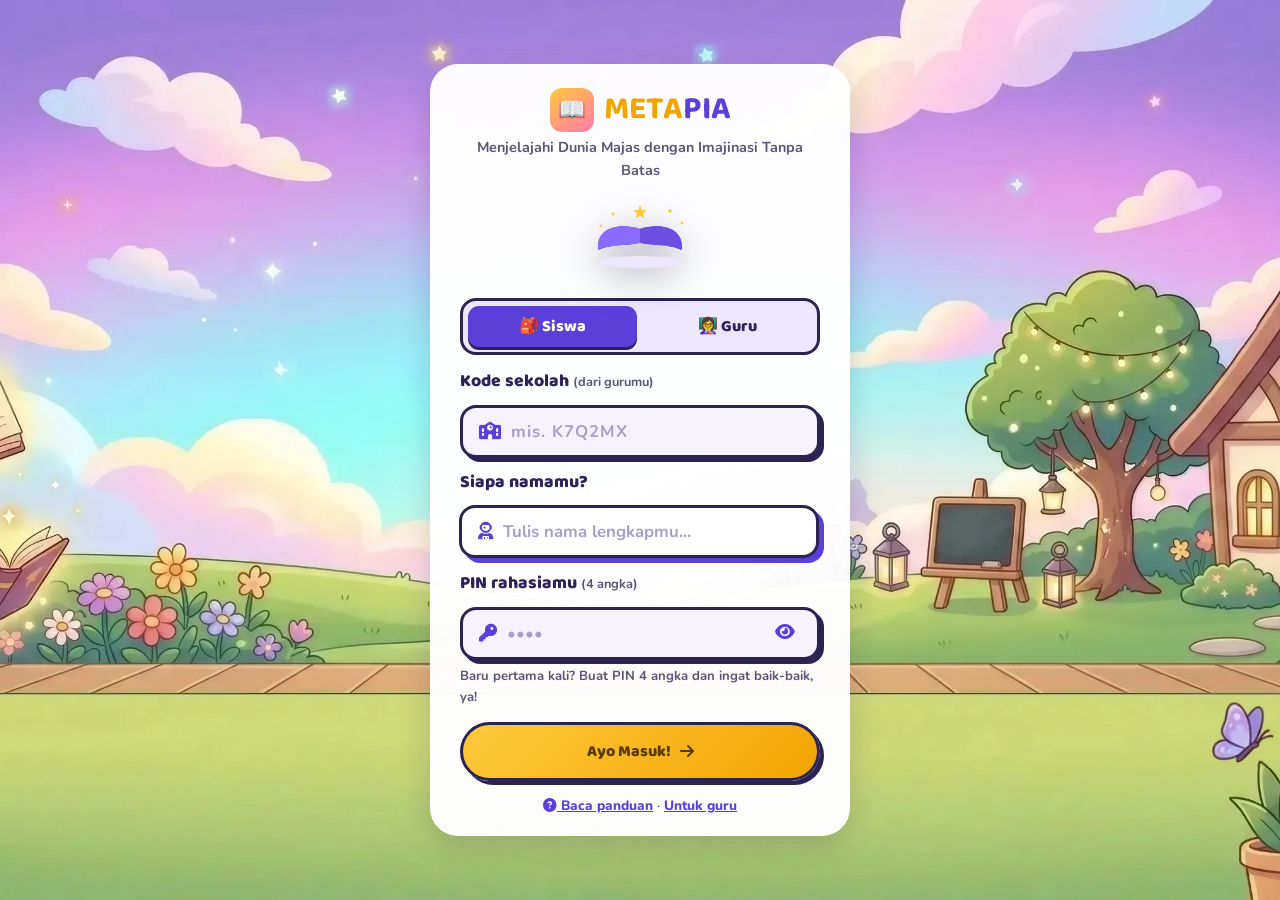
<file: index.html>
<!DOCTYPE html>
<html lang="id">
<head>
<script src="js/reset-data.js"></script>
<meta charset="UTF-8">
<meta name="viewport" content="width=device-width, initial-scale=1.0">
<title>Masuk — METAPIA</title>
<link rel="icon" href="data:image/svg+xml,<svg xmlns=%22http://www.w3.org/2000/svg%22 viewBox=%220 0 100 100%22><text y=%22.9em%22 font-size=%2290%22>📖</text></svg>">
<link rel="stylesheet" href="css/common.css">
<link rel="stylesheet" href="css/index.css">
<!-- PWA: bisa dipasang ke layar utama HP & dibuka offline (lihat sw.js, js/pwa.js) -->
<link rel="manifest" href="manifest.json">
<meta name="theme-color" content="#5B3FD9">
<link rel="apple-touch-icon" href="assets/ikon/apple-touch-icon.png">
<link rel="stylesheet" href="css/ikon.css">
</head>
<body>

<div class="login-page">
  <div class="login-card">
    <div class="login-kepala">
      <div class="brand-badge">📖</div>
      <h1 class="login-title">
        <span style="color:var(--yellow-dark)">META</span><span style="color:var(--purple-700)">PIA</span>
      </h1>
    </div>
    <p class="login-tag">Menjelajahi Dunia Majas dengan Imajinasi Tanpa Batas</p>

    <svg class="login-illustration" viewBox="0 0 200 140" fill="none" xmlns="http://www.w3.org/2000/svg">
      <ellipse cx="100" cy="120" rx="70" ry="10" fill="#EDE6FF"/>
      <path d="M30 95 C30 60 70 55 100 65 C130 55 170 60 170 95 L170 100 C140 88 130 95 100 88 C70 95 60 88 30 100 Z" fill="#5B3FD9"/>
      <path d="M30 95 C30 60 70 55 100 65 L100 88 C70 95 60 88 30 100 Z" fill="#8A6BFF"/>
      <path d="M170 95 C170 60 130 55 100 65 L100 88 C130 95 140 88 170 100 Z" fill="#6C4FE0"/>
      <g fill="#FFC93C">
        <path d="M100 25 l3 8 8 1-6 5 2 8-7-4-7 4 2-8-6-5 8-1z"/>
        <circle cx="55" cy="40" r="2.5"/>
        <circle cx="150" cy="35" r="3"/>
        <circle cx="170" cy="55" r="2"/>
        <circle cx="35" cy="60" r="2"/>
      </g>
    </svg>

    <!-- pilih peran: Siswa / Guru -->
    <div class="peran-tab" role="tablist" aria-label="Masuk sebagai">
      <button type="button" role="tab" class="peran-btn is-aktif" id="tabSiswa" aria-selected="true">🎒 Siswa</button>
      <button type="button" role="tab" class="peran-btn" id="tabGuru" aria-selected="false">👩‍🏫 Guru</button>
    </div>

    <!-- SISWA: KODE SEKOLAH + NAMA + PIN 4 angka (dicek ke Google Sheet, lihat js/auth.js).
         Buka lewat link/QR guru (index.html?sekolah=KODE) -> kodenya sudah terisi -->
    <form class="login-form" id="formLogin" novalidate>
      <div class="baris-sekolah" id="barisSekolahSiswa">
        <label class="login-label" for="kodeSekolahSiswa">Kode sekolah <small>(dari gurumu)</small></label>
        <div class="input-nama">
          <i class="fa-solid fa-school"></i>
          <input type="text" id="kodeSekolahSiswa" class="input-kode" maxlength="7" placeholder="mis. K7Q2MX" autocomplete="off" autocapitalize="characters" spellcheck="false">
        </div>
        <p class="info-sekolah" id="infoSekolahSiswa" hidden></p>
      </div>

      <label class="login-label" for="namaSiswa">Siapa namamu?</label>
      <div class="input-nama">
        <i class="fa-solid fa-user-astronaut"></i>
        <input type="text" id="namaSiswa" maxlength="40" placeholder="Tulis nama lengkapmu..." autocomplete="name" autofocus>
      </div>

      <label class="login-label" for="pinSiswa">PIN rahasiamu <small>(4 angka)</small></label>
      <div class="input-nama">
        <i class="fa-solid fa-key"></i>
        <input type="password" id="pinSiswa" inputmode="numeric" maxlength="4" placeholder="••••" autocomplete="off">
        <button type="button" class="lihat-pin" id="lihatPin" aria-label="Lihat PIN"><i class="fa-solid fa-eye"></i></button>
      </div>
      <p class="login-hint login-hint-siswa">Baru pertama kali? Buat PIN 4 angka dan ingat baik-baik, ya!</p>

      <p id="loginError" class="login-error"></p>
      <button type="submit" class="btn btn-primary btn-block" id="btnMasuk">
        Ayo Masuk! <i class="fa-solid fa-arrow-right"></i>
      </button>
    </form>

    <!-- muncul sekali waktu siswa baru daftar: ngingetin PIN-nya -->
    <div class="login-sukses" id="loginSukses" hidden>
      <div class="sukses-ikon">🎉</div>
      <h2>Halo, <span id="suksesNama"></span>!</h2>
      <p>Namamu sudah terdaftar. Ini PIN rahasiamu, <b>ingat baik-baik</b>, ya:</p>
      <div class="pin-besar" id="suksesPin"></div>
      <p class="login-hint">PIN dipakai kalau kamu masuk dari ponsel/komputer lain.</p>
      <a href="dashboard.html" class="btn btn-primary btn-block">Baik, aku ingat! <i class="fa-solid fa-arrow-right"></i></a>
    </div>

    <!-- GURU: masuk / daftar (lihat js/auth-guru.js). Guru cuma bisa MELIHAT nilai -->
    <form class="login-form" id="formGuru" novalidate hidden>
      <div class="mode-guru">
        <button type="button" class="mode-btn is-aktif" data-mode="masuk">Masuk</button>
        <button type="button" class="mode-btn" data-mode="gabung">Gabung sekolah</button>
        <button type="button" class="mode-btn" data-mode="baru">Sekolah baru</button>
      </div>
      <p class="login-hint" id="hintMode"></p>

      <div class="baris-sekolah" id="barisKodeSekolahGuru">
        <label class="login-label" for="kodeSekolahGuru">Kode sekolah</label>
        <div class="input-nama">
          <i class="fa-solid fa-school"></i>
          <input type="text" id="kodeSekolahGuru" class="input-kode" maxlength="7" placeholder="mis. K7Q2MX" autocomplete="off" autocapitalize="characters" spellcheck="false">
        </div>
        <p class="info-sekolah" id="infoSekolahGuru" hidden></p>
      </div>
      <div class="baris-sekolah" id="barisSekolahBaru" hidden>
        <label class="login-label" for="sekolahBaru">Nama sekolah</label>
        <div class="input-nama">
          <i class="fa-solid fa-plus"></i>
          <input type="text" id="sekolahBaru" maxlength="60" placeholder="mis. SD Negeri 1 Ceria Makassar" autocomplete="organization">
        </div>
      </div>

      <label class="login-label" for="namaGuru">Nama guru</label>
      <div class="input-nama">
        <i class="fa-solid fa-chalkboard-user"></i>
        <input type="text" id="namaGuru" maxlength="40" placeholder="mis. Ibu Siti Aminah" autocomplete="name">
      </div>

      <label class="login-label" for="pinGuru">PIN guru <small>(6 angka)</small></label>
      <div class="input-nama">
        <i class="fa-solid fa-key"></i>
        <input type="password" id="pinGuru" inputmode="numeric" maxlength="6" placeholder="••••••" autocomplete="off">
        <button type="button" class="lihat-pin" id="lihatPinGuru" aria-label="Lihat PIN"><i class="fa-solid fa-eye"></i></button>
      </div>

      <div id="barisKodeGuru" hidden>
        <label class="login-label" for="kodeGuru">Kode pembuat sekolah</label>
        <div class="input-nama">
          <i class="fa-solid fa-shield-halved"></i>
          <input type="text" id="kodeGuru" maxlength="40" placeholder="Minta ke pengelola METAPIA" autocomplete="off">
        </div>
      </div>
      <p class="login-hint" id="hintGuru">Guru hanya dapat <b>melihat</b> nilai siswa di sekolahnya.</p>

      <p id="guruError" class="login-error"></p>
      <button type="submit" class="btn btn-primary btn-block" id="btnGuru">
        Masuk sebagai Guru <i class="fa-solid fa-arrow-right"></i>
      </button>
    </form>

    <p class="login-foot">
      <a href="panduan.html"><i class="fa-solid fa-circle-question"></i> Baca panduan</a> · <a href="panduan.html#guru">Untuk guru</a>
    </p>
  </div>
</div>

<script src="js/pwa.js"></script>
<script src="js/kupu.js"></script>
<script src="js/sheet.js"></script>
<script src="js/auth.js"></script>
<script src="js/auth-guru.js"></script>
</body>
</html>
</file>
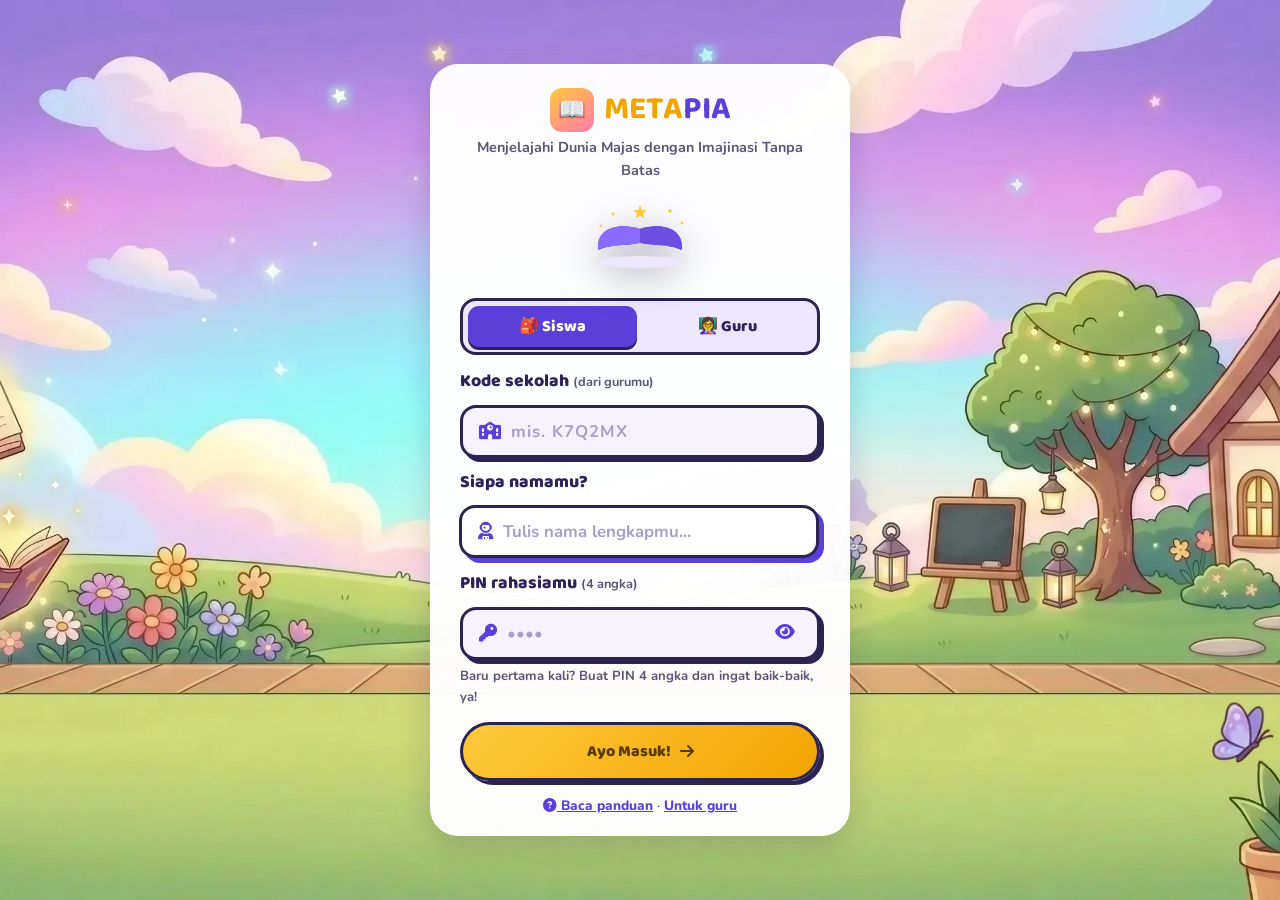
<file: dashboard.html>
<!DOCTYPE html>
<html lang="id">
<head>
<script src="js/reset-data.js"></script>
<!-- belum masukin nama? langsung balik ke halaman login -->
<script src="js/cek-login.js"></script>
<meta charset="UTF-8">
<meta name="viewport" content="width=device-width, initial-scale=1.0">
<title>Beranda — METAPIA</title>
<link rel="icon" href="data:image/svg+xml,<svg xmlns=%22http://www.w3.org/2000/svg%22 viewBox=%220 0 100 100%22><text y=%22.9em%22 font-size=%2290%22>📖</text></svg>">
<link rel="stylesheet" href="css/common.css">
<link rel="stylesheet" href="css/dashboard.css">
<!-- PWA: bisa dipasang ke layar utama HP & dibuka offline (lihat sw.js, js/pwa.js) -->
<link rel="manifest" href="manifest.json">
<meta name="theme-color" content="#5B3FD9">
<link rel="apple-touch-icon" href="assets/ikon/apple-touch-icon.png">
<link rel="stylesheet" href="css/ikon.css">
</head>
<body>


<!-- NAVBAR -->
<nav class="navbar">
  <a href="dashboard.html" class="brand">
    <div class="brand-badge">📖</div>
    <div class="brand-name"><span>META</span><span>PIA</span></div>
  </a>

  <ul class="nav-links" id="navLinks">
    <li><a href="dashboard.html" class="active"><i class="fa-solid fa-house"></i> Beranda</a></li>
    <li><a href="materi.html"><i class="fa-solid fa-book"></i> Materi</a></li>
    <li><a href="video.html"><i class="fa-solid fa-clapperboard"></i> Video</a></li>
    <li><a href="kuis.html"><i class="fa-solid fa-pen-to-square"></i> Kuis</a></li>
    <li><a href="game.html"><i class="fa-solid fa-gamepad"></i> Game</a></li>
  </ul>

  <div class="nav-right">
    <button class="nav-toggle" id="navToggle"><i class="fa-solid fa-bars"></i></button>
    <a class="btn-panduan" href="panduan.html" title="Panduan" aria-label="Panduan"><i class="fa-solid fa-circle-question"></i></a>
    <div class="avatar-btn" id="navAvatar" title="Profil">👤</div>
  </div>
</nav>

<div class="wrap">

  <!-- HERO -->
  <section class="hero">
    <div class="hero-copy">
      <div class="open-book-decoration">📖</div>
      <div class="hero-decoration book-decoration">📚</div>
      <div class="hero-decoration pencil-decoration">✏️</div>

      <div class="hero-sparkle sparkle-1">✦</div>
      <div class="hero-sparkle sparkle-2">✦</div>
      <div class="hero-sparkle sparkle-3">✧</div>
      <p class="hero-sub">Halo, <span id="navUserName">Sahabat</span>! Ayo, lanjut belajar! 👋</p>
      <h1 class="hero-title"><span class="meta">SELAMAT</span><br><span class="pia">DATANG DI METAPIA</span></h1>
      <p class="hero-desc">Belajar majas metafora, personifikasi, dan hiperbola lewat materi, video, kuis, serta permainan interaktif yang seru!</p>
      <div class="hero-actions">
        <a href="materi.html?mulai=1" class="btn btn-primary"><i class="fa-solid fa-play"></i> Mulai Belajar</a>
        <a href="game.html" class="btn btn-outline"><i class="fa-solid fa-gamepad"></i> Main Game</a>
      </div>
    </div>

    <div class="hero-art">
      <img class="book-illustration" src="assets/bocah.webp" width="1000" height="545" decoding="async" fetchpriority="high" alt="Ilustrasi dua anak terbang di atas buku ajaib penuh bintang">

      <div class="badge-bubble" style="top:6%; left:2%;">Metafora</div>
      <div class="badge-bubble" style="top:2%; right:4%;">Personifikasi</div>
      <div class="badge-bubble" style="top:46%; right:-6%; animation-delay:1s;">Hiperbola</div>
    </div>
  </section>

  <!-- PENCAPAIAN -->
  <section class="achievement-section">

  <div class="achievement-title">
    <span>✨</span>
    <h2>Pencapaianmu</h2>
    <span>✨</span>
  </div>

  <div class="stat-row">

    <div class="stat-card">
      <div class="stat-icon kuis-icon">
        <i class="fa-solid fa-star"></i>
      </div>

      <div class="stat-info">
        <div class="stat-num" id="nilaiKuis">0</div>
        <div class="stat-label">Nilai Kuis</div>
        <div class="stat-desc" id="nilaiKuisDesc">Belum ikut kuis, ayo coba!</div>
      </div>
    </div>

    <div class="stat-card">
      <div class="stat-icon game-icon">
        <i class="fa-solid fa-trophy"></i>
      </div>

      <div class="stat-info">
        <div class="stat-num" id="skorGame">0</div>
        <div class="stat-label">Skor Game</div>
        <div class="stat-desc" id="skorGameDesc">Belum pernah bermain, ayo coba!</div>
      </div>
    </div>

  </div>

</section>

</div>

<footer class="site-footer">
  <p>© 2026 METAPIA — Media Pembelajaran Majas Interaktif · <a href="panduan.html" style="text-decoration:underline;">Panduan</a> · <a href="#" onclick="logout(); return false;" style="text-decoration:underline;">Keluar</a></p>
</footer>

<script src="js/pwa.js"></script>
<script src="js/kupu.js"></script>
<script src="js/app.js"></script>
<script src="js/sheet.js"></script>
<script>
requireLogin();

// nilai kuis TERAKHIR siswa yang lagi login. Belum pernah kuis -> 0.
// 1) langsung tampilin yang tersimpan di browser ini
// 2) lalu tanya Google Sheet, siapa tau dia kuis di perangkat lain
function tampilkanNilaiKuis() {
  const user = getCurrentUser();
  let semua = {};
  try { semua = JSON.parse(localStorage.getItem("metapia_nilai")) || {}; } catch (e) {}
  const data = user && semua[user.nama];
  if (!data) return;
  document.getElementById("nilaiKuis").textContent = data.terakhir;
  const tgl = new Date(data.tanggal).toLocaleDateString("id-ID", { day: "numeric", month: "long", year: "numeric" });
  document.getElementById("nilaiKuisDesc").textContent = `Kuis terakhir: ${tgl}`;
}
tampilkanNilaiKuis();

// skor GAME TERAKHIR yang dimainkan (disimpan js/game.js). Belum pernah -> 0.
function tampilkanSkorGame() {
  const user = getCurrentUser();
  const data = user && bacaSkorGameLokal(user.nama).terakhir;
  if (!data) return;
  document.getElementById("skorGame").textContent = data.skor;
  const tgl = new Date(data.tanggal).toLocaleDateString("id-ID", { day: "numeric", month: "short", year: "numeric" });
  document.getElementById("skorGameDesc").textContent = `${data.judul} · ${tgl}`;
}
tampilkanSkorGame();

// tanya Google Sheet, siapa tau kuis/main game di perangkat lain
(async function sinkronDariSheet() {
  const user = getCurrentUser();
  if (!user) return;
  const hasil = await ambilStatusSiswa(user.nama, user.pin, user.sekolah || "");
  // akun sudah gak terdaftar di sheet (mis. sheet dikosongkan) -> masuk ulang
  if (hasil && !hasil.ok && KODE_AKUN_HILANG.includes(hasil.kode)) {
    alert("Akunmu sudah tidak terdaftar. Silakan masuk lagi dengan kode dari gurumu, ya.");
    keluarkanAkunHilang(user.nama, 0);
    return;
  }
  if (!hasil || !hasil.ok) return;
  if (hasil.nilai) {
    simpanNilaiLokal(user.nama, hasil.nilai.nilai, hasil.nilai.tanggal);
    tampilkanNilaiKuis();
  }
  if (hasil.game) {
    simpanGameTerakhirLokal(user.nama, hasil.game.game, hasil.game.skor, hasil.game.tanggal);
    tampilkanSkorGame();
  }
})();
</script>
</body>
</html>
</file>
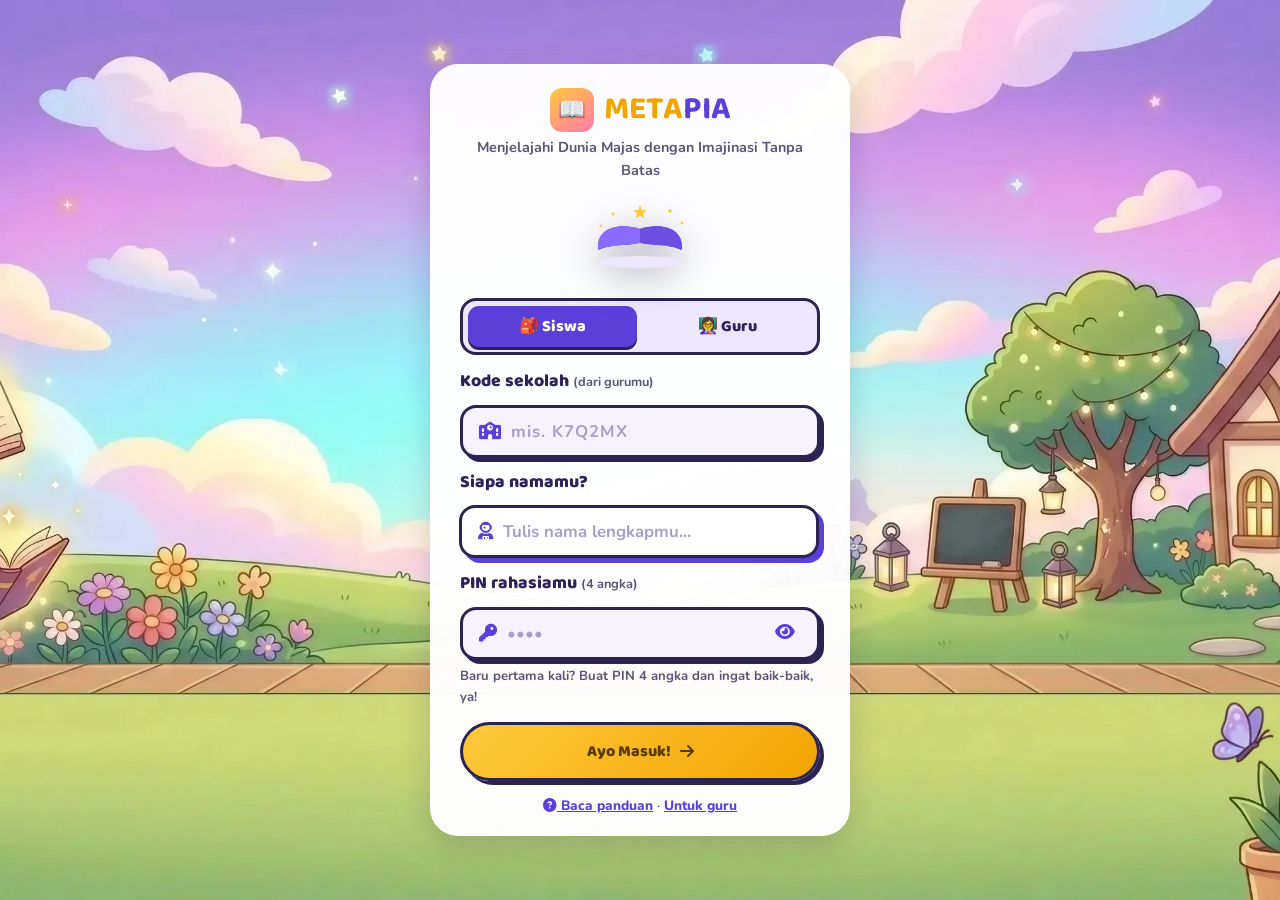
<file: game.html>
<!DOCTYPE html>
<html lang="id">
<head>
<script src="js/reset-data.js"></script>
<!-- belum masukin nama? langsung balik ke halaman login -->
<script src="js/cek-login.js"></script>
<meta charset="UTF-8">
<meta name="viewport" content="width=device-width, initial-scale=1.0">
<title>Game — METAPIA</title>
<link rel="icon" href="data:image/svg+xml,<svg xmlns=%22http://www.w3.org/2000/svg%22 viewBox=%220 0 100 100%22><text y=%22.9em%22 font-size=%2290%22>📖</text></svg>">
<link rel="stylesheet" href="css/common.css">
<link rel="stylesheet" href="css/komik.css">
<link rel="stylesheet" href="css/kuis.css">
<link rel="stylesheet" href="css/game.css">
<link rel="stylesheet" href="css/game3d.css">
<!-- Three.js 0.165 (game 3D), disimpan sendiri di js/vendor/ biar bisa offline. Lihat js/game3d/ -->
<script type="importmap">
{ "imports": { "three": "./js/vendor/three.module.min.js" } }
</script>
<!-- PWA: bisa dipasang ke layar utama HP & dibuka offline (lihat sw.js, js/pwa.js) -->
<link rel="manifest" href="manifest.json">
<meta name="theme-color" content="#5B3FD9">
<link rel="apple-touch-icon" href="assets/ikon/apple-touch-icon.png">
<link rel="stylesheet" href="css/ikon.css">
</head>
<body class="layar-penuh">

<nav class="navbar">
  <a href="dashboard.html" class="brand">
    <div class="brand-badge">📖</div>
    <div class="brand-name"><span>META</span><span>PIA</span></div>
  </a>
  <ul class="nav-links" id="navLinks">
    <li><a href="dashboard.html"><i class="fa-solid fa-house"></i> Beranda</a></li>
    <li><a href="materi.html"><i class="fa-solid fa-book"></i> Materi</a></li>
    <li><a href="video.html"><i class="fa-solid fa-clapperboard"></i> Video</a></li>
    <li><a href="kuis.html"><i class="fa-solid fa-pen-to-square"></i> Kuis</a></li>
    <li><a href="game.html" class="active"><i class="fa-solid fa-gamepad"></i> Game</a></li>
  </ul>
  <div class="nav-right">
    <button class="nav-toggle" id="navToggle"><i class="fa-solid fa-bars"></i></button>
    <a class="btn-panduan" href="panduan.html" title="Panduan" aria-label="Panduan"><i class="fa-solid fa-circle-question"></i></a>
    <div class="avatar-btn" id="navAvatar" title="Profil">👤</div>
  </div>
</nav>

<div class="wrap">
  <!-- susunannya sama kayak halaman Kuis: Kak Rara kiri, kartu game kanan -->
  <section class="kuis-stage game-stage">

    <aside class="kuis-guru">
      <div class="tokoh guru" id="teacherSlot"></div>

      <div class="speech-bubble bubble-kuis" id="bubbleGuru">
        <svg class="bubble-shape" viewBox="-20 0 120 150" preserveAspectRatio="none" aria-hidden="true">
          <g class="bubble-stroke">
            <ellipse cx="50" cy="50" rx="49" ry="48"/>
            <path class="tail-desktop" d="M40 94 Q45 110 47 124 Q51 110 55 95 Z"/>
            <path class="tail-mobile" d="M7 32 Q-4 22 -15 14 Q-4 42 5 62 Z"/>
          </g>
          <g class="bubble-fill">
            <ellipse cx="50" cy="50" rx="49" ry="48"/>
            <path class="tail-desktop" d="M40 94 Q45 110 47 124 Q51 110 55 95 Z"/>
            <path class="tail-mobile" d="M7 32 Q-4 22 -15 14 Q-4 42 5 62 Z"/>
          </g>
        </svg>
        <p class="speech-text"><span><span class="speech-isi"></span><span class="speech-cursor is-hidden">|</span></span></p>
      </div>
    </aside>

    <!-- kartu game: isinya (menu / layar pembuka / main / hasil) dibikin JS -->
    <div class="kuis-card game-card" id="gameCard" aria-live="polite"></div>

  </section>
</div>

<footer class="site-footer">
  <p>© 2026 METAPIA — Media Pembelajaran Majas Interaktif · <a href="#" onclick="logout(); return false;" style="text-decoration:underline;">Keluar</a></p>
</footer>

<script src="js/pwa.js"></script>
<script src="js/kupu.js"></script>
<script src="js/app.js"></script>
<script src="js/sheet.js"></script>
<script src="js/musik.js"></script>
<script src="js/game-data.js"></script>
<script src="js/game.js"></script>
<script src="js/game-tebak.js"></script>
<script src="js/game-keranjang.js"></script>
<script src="js/game-ubah.js"></script>
<script>requireLogin(); Game.mulai();</script>
<!-- modul game 3D: kalau gagal dimuat (internet/CDN/browser lama), otomatis main versi 2D -->
<script type="module">
  import("./js/game3d/index.js")
    .then(() => Game.siap3d(true))
    .catch((err) => { console.warn("[METAPIA] game 3D gak bisa dimuat, pakai versi 2D:", err); Game.siap3d(false); });
</script>
</body>
</html>
</file>
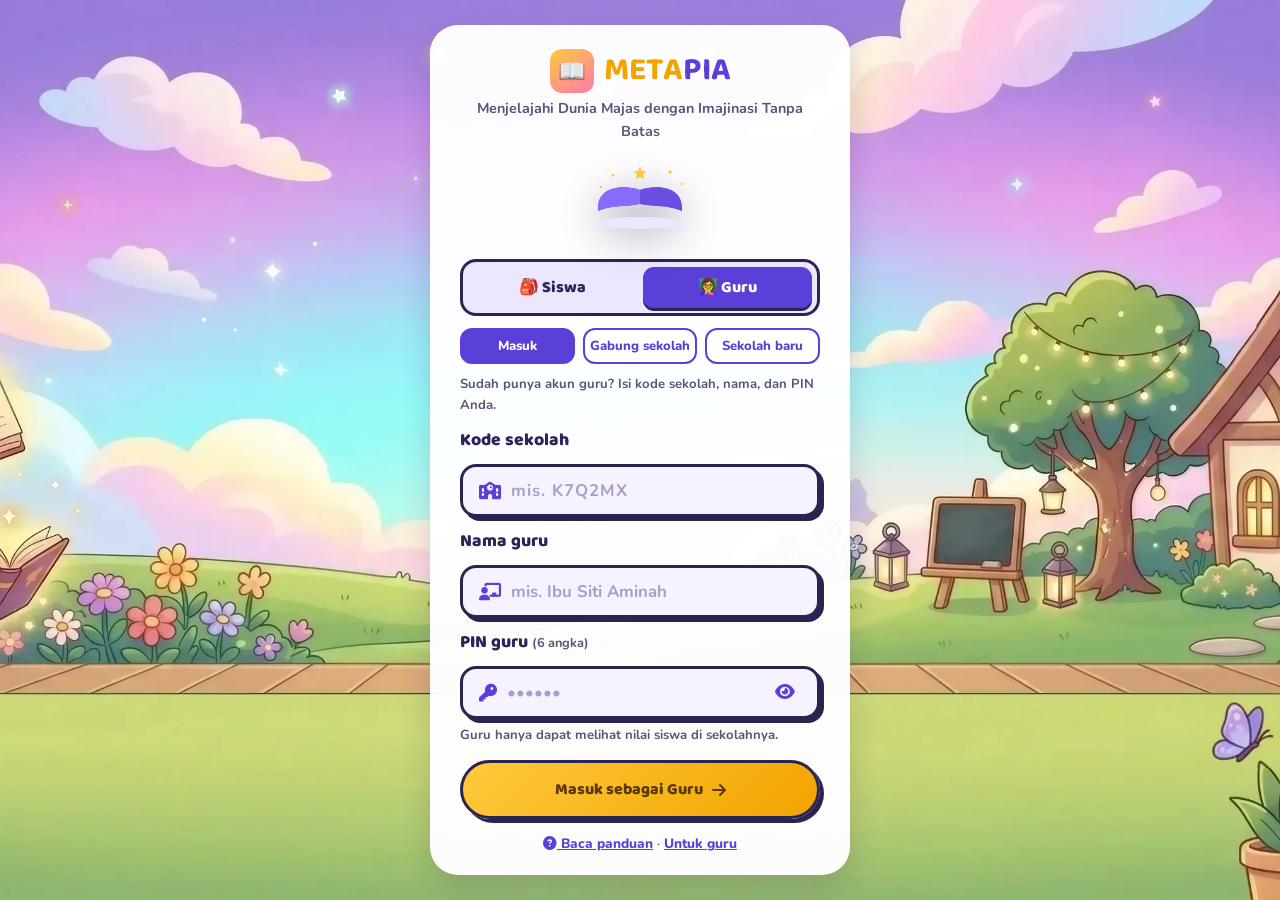
<file: guru.html>
<!DOCTYPE html>
<html lang="id">
<head>
<script src="js/reset-data.js"></script>
<!-- belum masuk sebagai guru? balik ke halaman masuk (tab Guru) -->
<script>
  try { const g = JSON.parse(localStorage.getItem("metapia_guru")); if (!g || !g.nama || !g.sekolah) throw 0; }
  catch (e) { location.replace("index.html#guru"); }
</script>
<meta charset="UTF-8">
<meta name="viewport" content="width=device-width, initial-scale=1.0">
<!-- halaman guru jangan sampai muncul di hasil pencarian Google -->
<meta name="robots" content="noindex, nofollow">
<title>Rekap Nilai Guru — METAPIA</title>
<link rel="icon" href="data:image/svg+xml,<svg xmlns=%22http://www.w3.org/2000/svg%22 viewBox=%220 0 100 100%22><text y=%22.9em%22 font-size=%2290%22>📖</text></svg>">
<link rel="stylesheet" href="css/common.css">
<link rel="stylesheet" href="css/guru.css">
<link rel="manifest" href="manifest.json">
<meta name="theme-color" content="#5B3FD9">
<link rel="apple-touch-icon" href="assets/ikon/apple-touch-icon.png">
<link rel="stylesheet" href="css/ikon.css">
</head>
<body>

<nav class="navbar">
  <a href="guru.html" class="brand">
    <div class="brand-badge">📖</div>
    <div class="brand-name"><span>META</span><span>PIA</span></div>
  </a>

  <!-- guru juga bisa membuka semua halaman siswa untuk mengajar (MODE GURU) -->
  <ul class="nav-links" id="navLinks">
    <li><a href="guru.html" class="active"><i class="fa-solid fa-chalkboard-user"></i> Rekap</a></li>
    <li><a href="materi.html"><i class="fa-solid fa-book"></i> Materi</a></li>
    <li><a href="video.html"><i class="fa-solid fa-clapperboard"></i> Video</a></li>
    <li><a href="kuis.html"><i class="fa-solid fa-pen-to-square"></i> Kuis</a></li>
    <li><a href="game.html"><i class="fa-solid fa-gamepad"></i> Game</a></li>
  </ul>

  <div class="nav-right">
    <button class="nav-toggle" id="navToggle" aria-label="Menu"><i class="fa-solid fa-bars"></i></button>
    <a class="btn-panduan" href="panduan.html#guru" title="Panduan guru" aria-label="Panduan guru"><i class="fa-solid fa-circle-question"></i></a>
    <span class="guru-nama" id="namaGuru"></span>
    <button class="guru-keluar" id="btnKeluar"><i class="fa-solid fa-right-from-bracket"></i> Keluar</button>
  </div>
</nav>

<main class="wrap guru-wrap">
  <section class="guru-kepala">
    <div>
      <p class="guru-label"><i class="fa-solid fa-chalkboard-user"></i> Rekap Nilai Siswa</p>
      <h1 id="namaSekolah">Sekolah</h1>
      <p class="guru-info"><span class="lencana-lihat"><i class="fa-solid fa-eye"></i> Hanya lihat</span> <span id="waktuAmbil"></span></p>
    </div>
    <div class="guru-aksi">
      <button class="guru-btn" id="btnMuat"><i class="fa-solid fa-rotate"></i> Muat ulang</button>
      <button class="guru-btn guru-btn-kuning" id="btnUnduh"><i class="fa-solid fa-download"></i> Unduh (Excel)</button>
    </div>
  </section>

  <!-- kode sekolah: KODE SISWA (link + QR, dibagikan ke siswa) & KODE GURU (buat guru lain) -->
  <!-- mengajar di kelas -->
  <section class="kartu-ajar">
    <p class="guru-label"><i class="fa-solid fa-person-chalkboard"></i> Mengajar di kelas</p>
    <p class="kode-ket">Buka materi, video, kuis, dan permainan seperti yang dilihat siswa, misalnya untuk ditayangkan di proyektor. Kuis dan permainan di akun guru boleh dicoba bebas; <b>nilainya tidak disimpan</b> dan tidak masuk rekap.</p>
    <div class="ajar-tombol">
      <a class="ajar-btn" href="materi.html"><span>📚</span> Materi</a>
      <a class="ajar-btn" href="video.html"><span>🎬</span> Video</a>
      <a class="ajar-btn" href="kuis.html"><span>📝</span> Kuis</a>
      <a class="ajar-btn" href="game.html"><span>🎮</span> Game</a>
    </div>
  </section>

  <section class="kartu-kode" id="kartuKode">
    <div class="kode-isi">
      <p class="guru-label"><i class="fa-solid fa-qrcode"></i> Bagikan ke siswa kelas Anda</p>
      <div class="kode-baris">
        <span class="kode-judul">Kode siswa Anda</span>
        <span class="kode-besar" id="kodeSiswa">––––––</span>
      </div>
      <p class="kode-ket">Kode ini <b>khusus kelas Anda</b>. Siswa yang masuk dengan kode ini otomatis tercatat sebagai siswa Anda dan tampil di rekap ini. Siswa cukup membuka <b>tautan</b> atau memindai <b>kode QR</b>, lalu mengisi nama dan PIN.</p>
      <div class="guru-aksi">
        <button class="guru-btn" id="btnSalin"><i class="fa-solid fa-link"></i> Salin tautan siswa</button>
        <button class="guru-btn" id="btnQrBesar"><i class="fa-solid fa-expand"></i> Tampilkan QR besar</button>
      </div>
      <details class="kode-guru">
        <summary><i class="fa-solid fa-user-plus"></i> Undang guru lain di sekolah ini</summary>
        <p>Beri <b>kode guru</b> ini <b>hanya kepada guru</b> (misalnya wali kelas 5 lainnya). Guru lain memilih tab Guru → <b>Gabung sekolah</b>, lalu memasukkan kode ini. Setiap guru mendapat <b>kode siswa sendiri</b>, jadi siswa setiap kelas tidak tercampur.</p>
        <span class="kode-besar kode-besar-kecil" id="kodeGuru">––––––</span>
      </details>
    </div>
    <div class="qr-kecil" id="qrKecil" title="QR untuk siswa"></div>
  </section>

  <p class="guru-pesan" id="pesan" hidden></p>

  <section class="guru-ringkas" id="ringkas"></section>

  <section class="guru-panel">
    <div class="guru-tab" role="tablist">
      <button class="guru-tab-btn is-aktif" data-tab="siswa" role="tab"><i class="fa-solid fa-users"></i> Per Siswa</button>
      <button class="guru-tab-btn" data-tab="tanggal" role="tab"><i class="fa-solid fa-calendar-days"></i> Per Tanggal</button>
    </div>
    <div class="guru-alat">
      <div class="guru-cari"><i class="fa-solid fa-magnifying-glass"></i><input type="search" id="cari" placeholder="Cari nama siswa..."></div>
      <select id="pilihTanggal" hidden></select>
    </div>
    <div id="isiTab"></div>
  </section>
</main>

<!-- QR besar untuk ditayangkan di proyektor/HP (klik di mana saja untuk menutup) -->
<div class="qr-penuh" id="qrPenuh" hidden>
  <div class="qr-penuh-kartu">
    <p class="qr-penuh-sekolah" id="qrPenuhSekolah"></p>
    <div class="qr-penuh-gambar" id="qrPenuhGambar"></div>
    <p class="qr-penuh-teks">Pindai dengan kamera ponsel, atau buka METAPIA dan ketik kode:</p>
    <p class="kode-besar" id="qrPenuhKode"></p>
    <p class="qr-penuh-tutup">Ketuk di mana saja untuk menutup</p>
  </div>
</div>

<script src="js/pwa.js"></script>
<script src="js/app.js"></script>
<script src="js/sheet.js"></script>
<script src="js/vendor/qrcode.js"></script>
<script src="js/guru.js"></script>
</body>
</html>
</file>
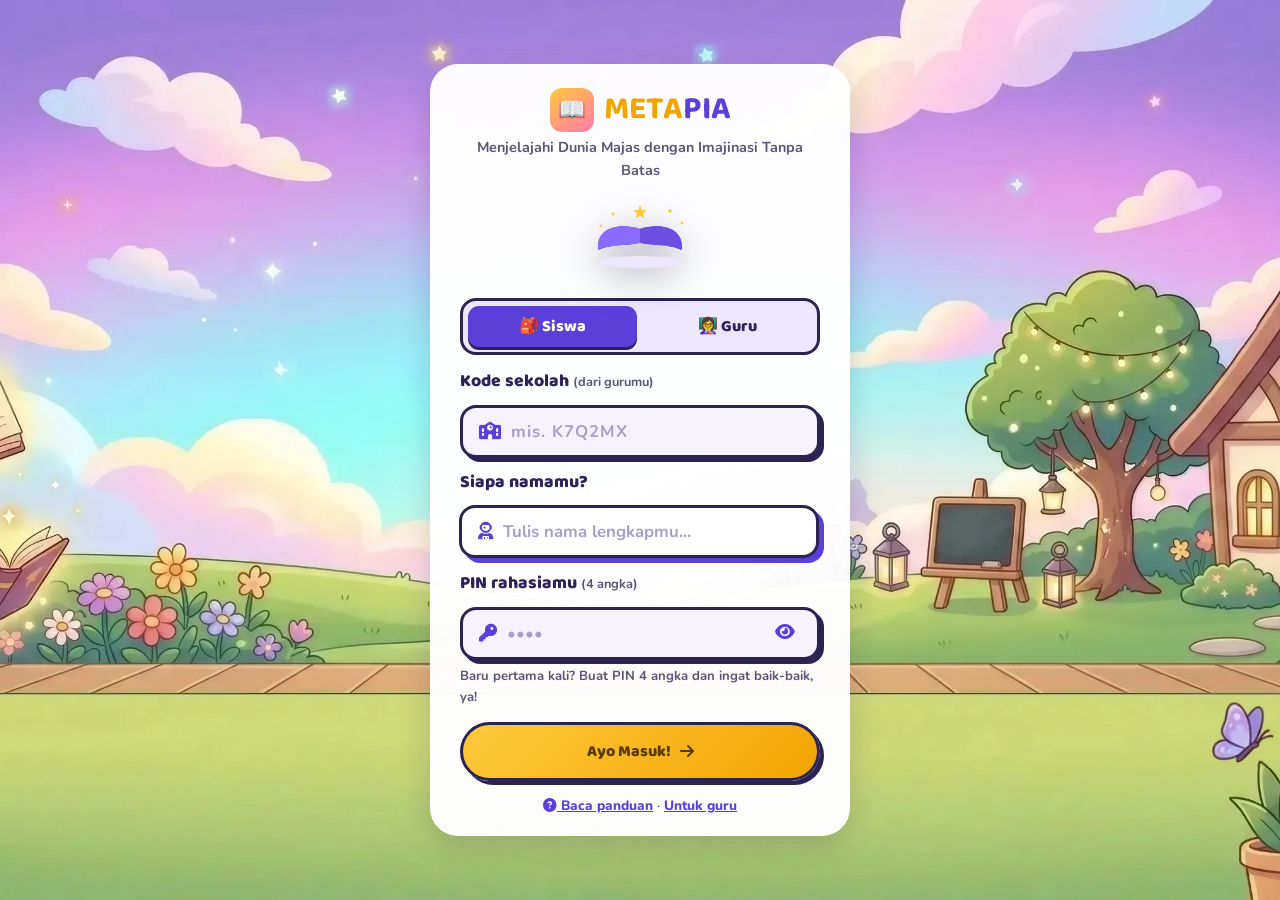
<file: kuis.html>
<!DOCTYPE html>
<html lang="id">
<head>
<script src="js/reset-data.js"></script>
<!-- belum masukin nama? langsung balik ke halaman login -->
<script src="js/cek-login.js"></script>
<meta charset="UTF-8">
<meta name="viewport" content="width=device-width, initial-scale=1.0">
<title>Kuis — METAPIA</title>
<link rel="icon" href="data:image/svg+xml,<svg xmlns=%22http://www.w3.org/2000/svg%22 viewBox=%220 0 100 100%22><text y=%22.9em%22 font-size=%2290%22>📖</text></svg>">
<link rel="stylesheet" href="css/common.css">
<link rel="stylesheet" href="css/komik.css">
<link rel="stylesheet" href="css/kuis.css">
<!-- PWA: bisa dipasang ke layar utama HP & dibuka offline (lihat sw.js, js/pwa.js) -->
<link rel="manifest" href="manifest.json">
<meta name="theme-color" content="#5B3FD9">
<link rel="apple-touch-icon" href="assets/ikon/apple-touch-icon.png">
<link rel="stylesheet" href="css/ikon.css">
</head>
<body class="layar-penuh">

<nav class="navbar">
  <a href="dashboard.html" class="brand">
    <div class="brand-badge">📖</div>
    <div class="brand-name"><span>META</span><span>PIA</span></div>
  </a>
  <ul class="nav-links" id="navLinks">
    <li><a href="dashboard.html"><i class="fa-solid fa-house"></i> Beranda</a></li>
    <li><a href="materi.html"><i class="fa-solid fa-book"></i> Materi</a></li>
    <li><a href="video.html"><i class="fa-solid fa-clapperboard"></i> Video</a></li>
    <li><a href="kuis.html" class="active"><i class="fa-solid fa-pen-to-square"></i> Kuis</a></li>
    <li><a href="game.html"><i class="fa-solid fa-gamepad"></i> Game</a></li>
  </ul>
  <div class="nav-right">
    <button class="nav-toggle" id="navToggle"><i class="fa-solid fa-bars"></i></button>
    <a class="btn-panduan" href="panduan.html" title="Panduan" aria-label="Panduan"><i class="fa-solid fa-circle-question"></i></a>
    <div class="avatar-btn" id="navAvatar" title="Profil">👤</div>
  </div>
</nav>

<div class="wrap">
  <section class="kuis-stage">

    <!-- panel komik kecil: Kak Rara nemenin & ngasih komentar -->
    <aside class="kuis-guru">
      <div class="tokoh guru" id="teacherSlot"></div>

      <div class="speech-bubble bubble-kuis" id="bubbleGuru">
        <svg class="bubble-shape" viewBox="-20 0 120 150" preserveAspectRatio="none" aria-hidden="true">
          <g class="bubble-stroke">
            <ellipse cx="50" cy="50" rx="49" ry="48"/>
            <path class="tail-desktop" d="M40 94 Q45 110 47 124 Q51 110 55 95 Z"/>
            <path class="tail-mobile" d="M7 32 Q-4 22 -15 14 Q-4 42 5 62 Z"/>
          </g>
          <g class="bubble-fill">
            <ellipse cx="50" cy="50" rx="49" ry="48"/>
            <path class="tail-desktop" d="M40 94 Q45 110 47 124 Q51 110 55 95 Z"/>
            <path class="tail-mobile" d="M7 32 Q-4 22 -15 14 Q-4 42 5 62 Z"/>
          </g>
        </svg>
        <p class="speech-text"><span><span class="speech-isi"></span><span class="speech-cursor is-hidden">|</span></span></p>
      </div>
    </aside>

    <!-- kartu kuis: isinya (layar mulai / soal / hasil) dibikin js/kuis.js -->
    <div class="kuis-card" id="kuisCard" aria-live="polite"></div>

  </section>
</div>

<footer class="site-footer">
  <p>© 2026 METAPIA — Media Pembelajaran Majas Interaktif · <a href="#" onclick="logout(); return false;" style="text-decoration:underline;">Keluar</a></p>
</footer>

<script src="js/pwa.js"></script>
<script src="js/kupu.js"></script>
<script src="js/app.js"></script>
<script src="js/sheet.js"></script>
<script src="js/musik.js"></script>
<script src="js/kuis.js"></script>
<script>requireLogin();</script>
</body>
</html>
</file>
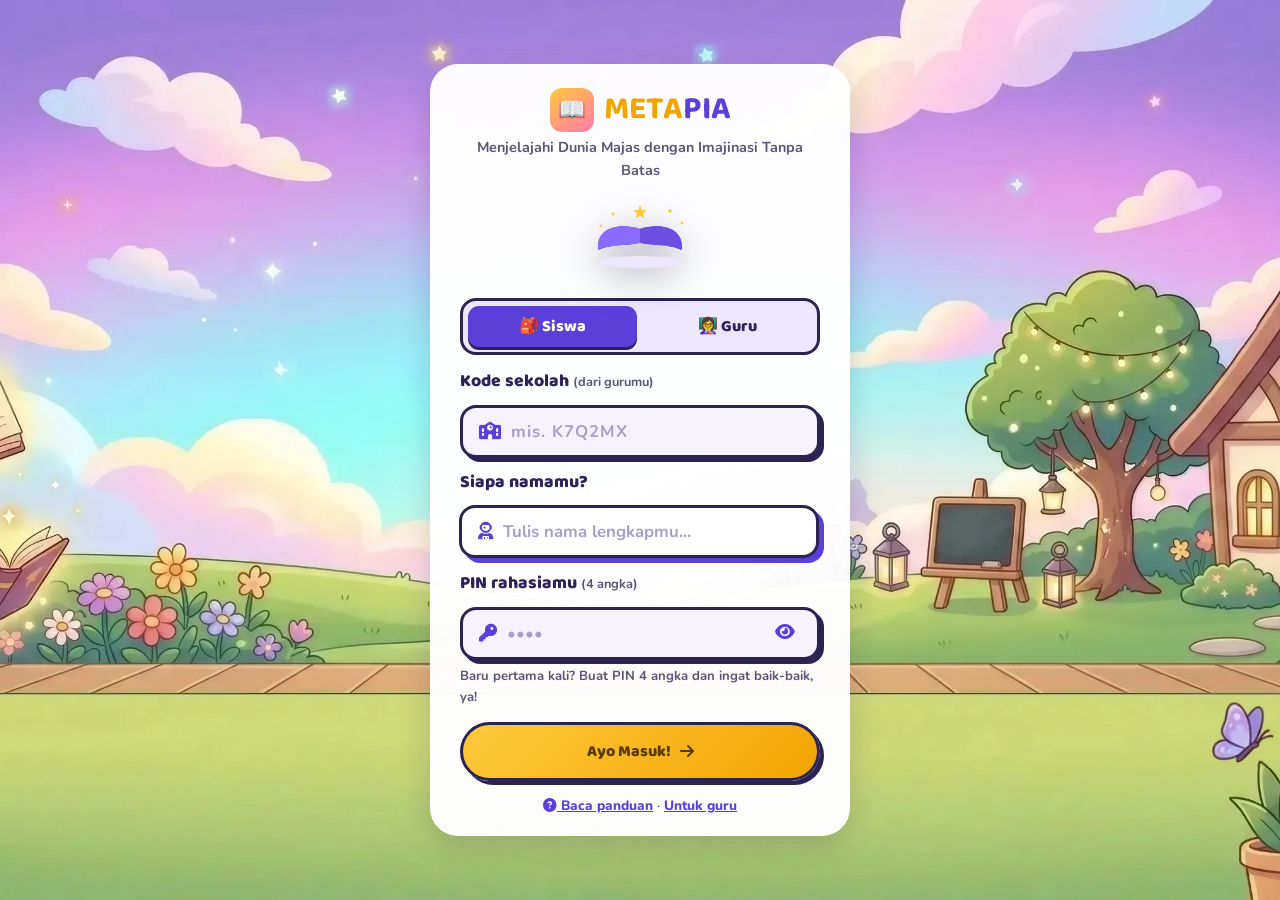
<file: materi.html>
<!DOCTYPE html>
<html lang="id">
<head>
<script src="js/reset-data.js"></script>
<!-- belum masukin nama? langsung balik ke halaman login -->
<script src="js/cek-login.js"></script>
<meta charset="UTF-8">
<meta name="viewport" content="width=device-width, initial-scale=1.0">
<title>Materi — METAPIA</title>
<link rel="icon" href="data:image/svg+xml,<svg xmlns=%22http://www.w3.org/2000/svg%22 viewBox=%220 0 100 100%22><text y=%22.9em%22 font-size=%2290%22>📖</text></svg>">
<link rel="stylesheet" href="css/common.css">
<link rel="stylesheet" href="css/komik.css">
<link rel="stylesheet" href="css/materi.css">
<!-- PWA: bisa dipasang ke layar utama HP & dibuka offline (lihat sw.js, js/pwa.js) -->
<link rel="manifest" href="manifest.json">
<meta name="theme-color" content="#5B3FD9">
<link rel="apple-touch-icon" href="assets/ikon/apple-touch-icon.png">
<link rel="stylesheet" href="css/ikon.css">
</head>
<body class="layar-penuh panggung kamera">

<nav class="navbar">
  <a href="dashboard.html" class="brand">
    <div class="brand-badge">📖</div>
    <div class="brand-name"><span>META</span><span>PIA</span></div>
  </a>
  <ul class="nav-links" id="navLinks">
    <li><a href="dashboard.html"><i class="fa-solid fa-house"></i> Beranda</a></li>
    <li><a href="materi.html" class="active"><i class="fa-solid fa-book"></i> Materi</a></li>
    <li><a href="video.html"><i class="fa-solid fa-clapperboard"></i> Video</a></li>
    <li><a href="kuis.html"><i class="fa-solid fa-pen-to-square"></i> Kuis</a></li>
    <li><a href="game.html"><i class="fa-solid fa-gamepad"></i> Game</a></li>
  </ul>
  <div class="nav-right">
    <button class="nav-toggle" id="navToggle"><i class="fa-solid fa-bars"></i></button>
    <a class="btn-panduan" href="panduan.html" title="Panduan" aria-label="Panduan"><i class="fa-solid fa-circle-question"></i></a>
    <div class="avatar-btn" id="navAvatar" title="Profil">👤</div>
  </div>
</nav>

<div class="wrap">

  <!-- ===================== PANEL KOMIK ===================== -->
  <section class="comic-stage">

    <div class="comic-panel" id="scene">


      <!-- "DUNIA" = lapisan panggung: papan tulis, murid & guru. Di layar
           lebar di-zoom KAMERA (js/materi.js). Balon kata di luar lapisan ini
           -> gak ikut zoom (tetap terbaca) -->
      <div class="dunia" id="dunia">
        <!-- PAPAN TULIS di samping Ibu Rara (selalu ada). Atas: judul materi
             (kapur). Bawah: contoh/adegan (dibikin JS, lihat ADEGAN di js/materi.js) -->
        <div class="papan" id="papan" aria-live="polite">
          <span class="papan-kaki kiri"></span><span class="papan-kaki kanan"></span>
          <div class="papan-bidang">
            <p class="papan-judul" id="papanJudul"><small class="papan-kategori"></small><span class="papan-nama">Ayo Belajar!</span></p>
            <div class="papan-isi" id="papanIsi"></div>
            <!-- tombol mulai di papan, di bawah "Ayo Belajar!". Sekalian membuka
                 kunci suara di HP (iPhone baru mau memutar suara setelah disentuh) -->
            <button class="comic-btn comic-btn-primary papan-mulai" id="btnMulai" type="button" hidden>
              <i class="fa-solid fa-play"></i> Mulai Belajar
            </button>
            <span class="papan-baki" aria-hidden="true"><i class="kapur"></i><i class="kapur k2"></i><i class="penghapus"></i></span>
          </div>
        </div>

        <!-- murid (Dito, Sari, Bima, Keke) -> diisi JS -->
        <div class="kelompok-murid" id="audienceRow"></div>

        <!-- guru -> diisi JS, jalan masuk dari kiri -->
        <div class="tokoh guru" id="teacherSlot"></div>
      </div>

      <!-- balon kata GURU: bentuk lonjong + ekor digambar pakai SVG -->
      <div class="speech-bubble bubble-guru" id="bubbleGuru">
        <svg class="bubble-shape" viewBox="-20 0 120 150" preserveAspectRatio="none" aria-hidden="true">
          <!-- lapis 1: garis tepi (ellipse + ekor) -->
          <g class="bubble-stroke">
            <ellipse cx="50" cy="50" rx="49" ry="48"/>
            <path class="tail-desktop" d="M20 84 Q14 108 8 123 Q22 108 36 92 Z"/>
            <path class="tail-mobile" d="M30 90 Q36 115 39 137 Q44 112 46 96 Z"/>
          </g>
          <!-- lapis 2: isi putih, nutupin garis di sambungan ekor biar nyatu -->
          <g class="bubble-fill">
            <ellipse cx="50" cy="50" rx="49" ry="48"/>
            <path class="tail-desktop" d="M20 84 Q14 108 8 123 Q22 108 36 92 Z"/>
            <path class="tail-mobile" d="M30 90 Q36 115 39 137 Q44 112 46 96 Z"/>
          </g>
        </svg>
        <p class="speech-text"><span><span class="speech-isi"></span><span class="speech-cursor">|</span></span></p>
      </div>

      <!-- balon kata MURID (Dito), ekornya nunjuk ke kepala Dito -->
      <div class="speech-bubble bubble-murid" id="bubbleMurid">
        <svg class="bubble-shape" viewBox="-20 0 120 150" preserveAspectRatio="none" aria-hidden="true">
          <g class="bubble-stroke">
            <ellipse cx="50" cy="50" rx="49" ry="48"/>
            <path class="tail-desktop" d="M24 88 Q28 112 29 136 Q36 112 40 95 Z"/>
            <path class="tail-mobile" d="M26 88 Q30 112 32 135 Q38 112 42 95 Z"/>
          </g>
          <g class="bubble-fill">
            <ellipse cx="50" cy="50" rx="49" ry="48"/>
            <path class="tail-desktop" d="M24 88 Q28 112 29 136 Q36 112 40 95 Z"/>
            <path class="tail-mobile" d="M26 88 Q30 112 32 135 Q38 112 42 95 Z"/>
          </g>
        </svg>
        <p class="speech-text"><span><span class="speech-isi"></span><span class="speech-cursor">|</span></span></p>
      </div>

    </div>

    <!-- tombol kontrol + titik progres di tengah -->
    <div class="comic-controls">
      <button class="comic-btn comic-btn-ghost" id="btnPrev">
        <i class="fa-solid fa-arrow-left"></i> <span class="btn-label">Sebelumnya</span>
      </button>

      <div class="comic-progress" id="comicProgress"></div>

      <div class="comic-controls-right">
        <button class="comic-btn comic-btn-mute" id="btnMute" title="Nyalakan/matikan suara">
          <i class="fa-solid fa-volume-high" id="muteIcon"></i>
        </button>
        <button class="comic-btn comic-btn-primary" id="btnAction">
          Siap! <i class="fa-solid fa-arrow-right"></i>
        </button>
      </div>
    </div>

  </section>
  <!-- =================== /PANEL KOMIK ======================= -->

</div>

<footer class="site-footer">
  <p>© 2026 METAPIA — Media Pembelajaran Majas Interaktif · <a href="#" onclick="logout(); return false;" style="text-decoration:underline;">Keluar</a></p>
</footer>

<script src="js/pwa.js"></script>
<script src="js/kupu.js"></script>
<script src="js/app.js"></script>
<script src="js/materi.js"></script>
<script>requireLogin();</script>
</body>
</html>
</file>
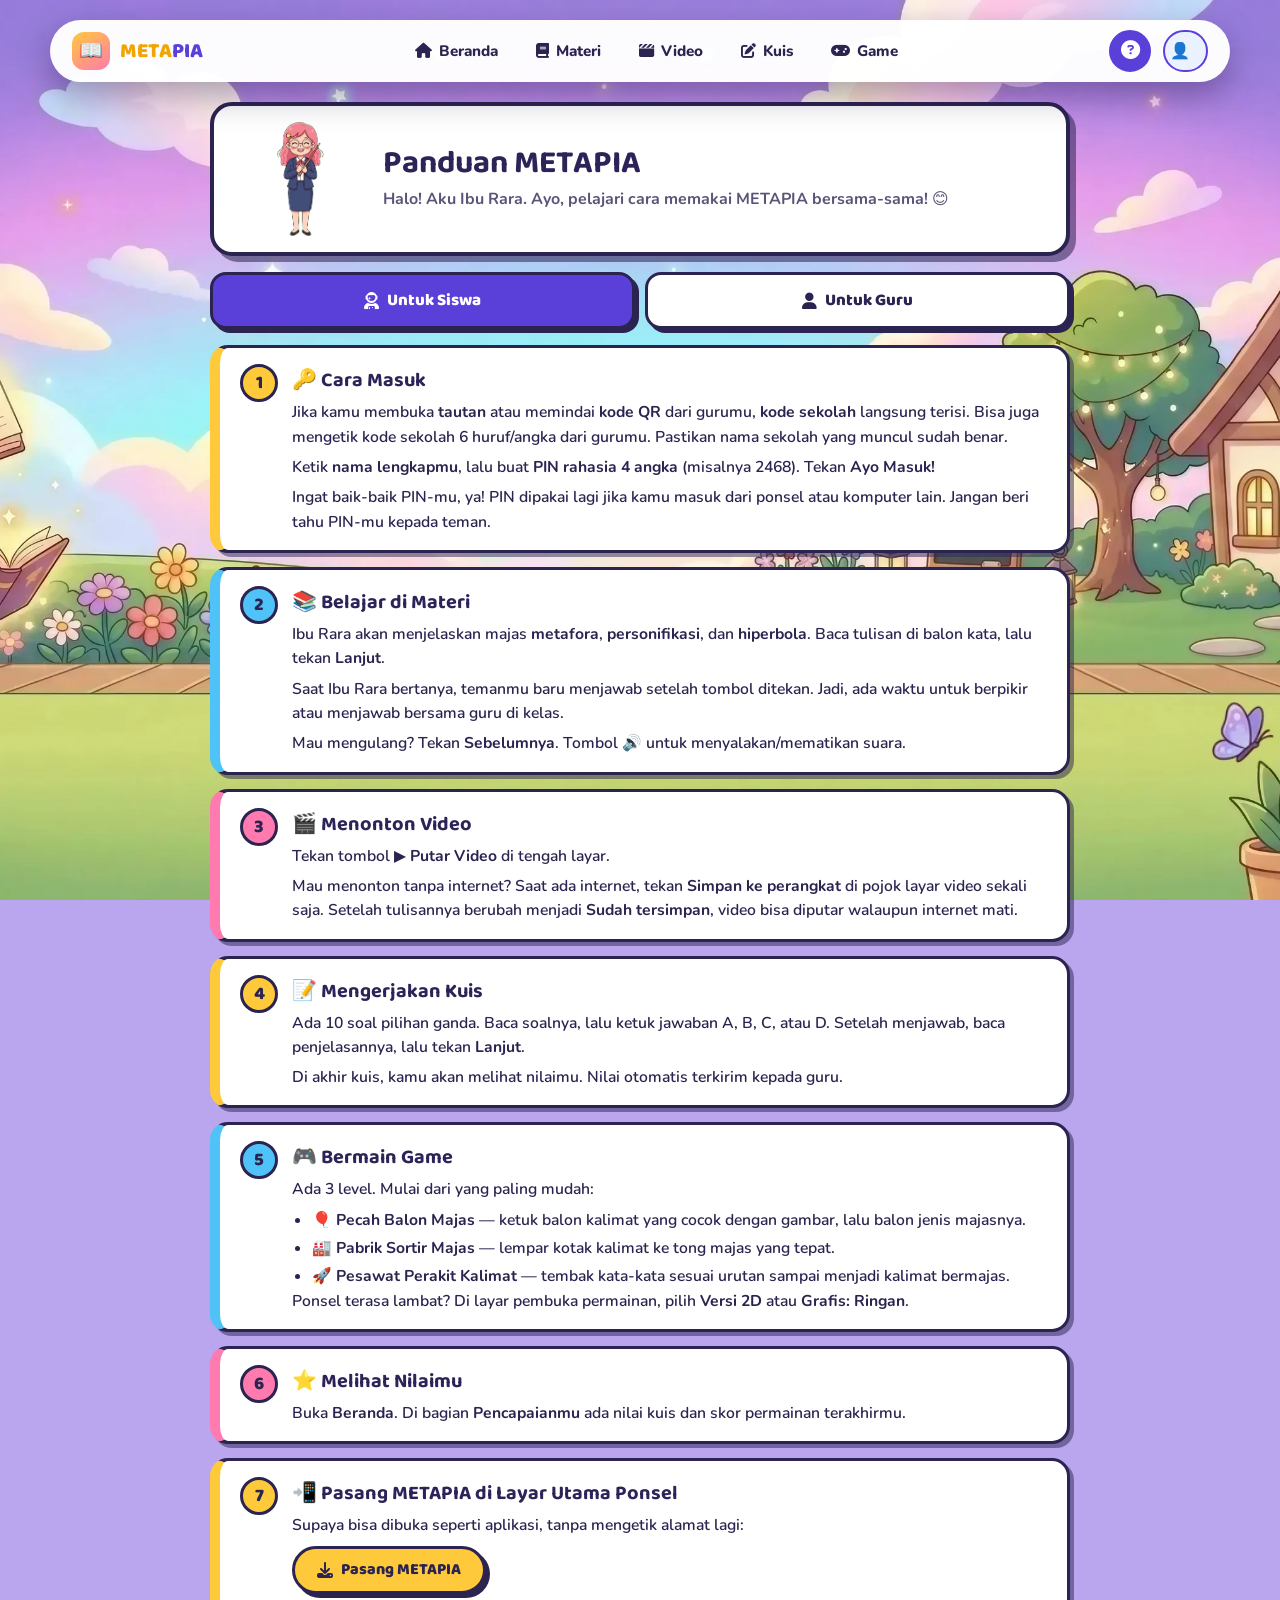
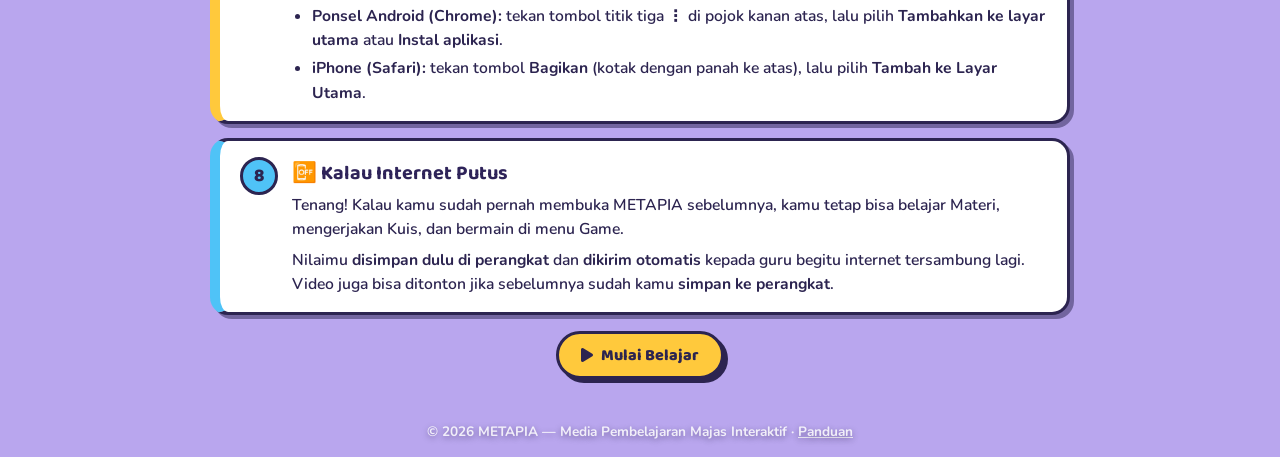
<file: panduan.html>
<!DOCTYPE html>
<html lang="id">
<head>
<script src="js/reset-data.js"></script>
<meta charset="UTF-8">
<meta name="viewport" content="width=device-width, initial-scale=1.0">
<title>Panduan — METAPIA</title>
<link rel="icon" href="data:image/svg+xml,<svg xmlns=%22http://www.w3.org/2000/svg%22 viewBox=%220 0 100 100%22><text y=%22.9em%22 font-size=%2290%22>📖</text></svg>">
<link rel="stylesheet" href="css/common.css">
<link rel="stylesheet" href="css/panduan.css">
<!-- PWA: bisa dipasang ke layar utama HP & dibuka offline (lihat sw.js, js/pwa.js) -->
<link rel="manifest" href="manifest.json">
<meta name="theme-color" content="#5B3FD9">
<link rel="apple-touch-icon" href="assets/ikon/apple-touch-icon.png">
<link rel="stylesheet" href="css/ikon.css">
</head>
<body>
<!-- halaman ini SENGAJA bisa dibuka tanpa login (buat siswa baru & guru) -->

<nav class="navbar">
  <a href="dashboard.html" class="brand">
    <div class="brand-badge">📖</div>
    <div class="brand-name"><span>META</span><span>PIA</span></div>
  </a>
  <ul class="nav-links" id="navLinks">
    <li><a href="dashboard.html"><i class="fa-solid fa-house"></i> Beranda</a></li>
    <li><a href="materi.html"><i class="fa-solid fa-book"></i> Materi</a></li>
    <li><a href="video.html"><i class="fa-solid fa-clapperboard"></i> Video</a></li>
    <li><a href="kuis.html"><i class="fa-solid fa-pen-to-square"></i> Kuis</a></li>
    <li><a href="game.html"><i class="fa-solid fa-gamepad"></i> Game</a></li>
  </ul>
  <div class="nav-right">
    <a class="btn-panduan is-aktif" href="panduan.html" title="Panduan" aria-label="Panduan"><i class="fa-solid fa-circle-question"></i></a>
    <div class="avatar-btn" id="navAvatar" title="Profil">👤</div>
  </div>
</nav>

<div class="wrap">
  <section class="panduan">

    <header class="panduan-kepala">
      <img src="assets/karakter/materi/guru-senyum.webp" width="586" height="520" decoding="async" alt="Ibu Rara">
      <div>
        <h1>Panduan METAPIA</h1>
        <p>Halo! Aku Ibu Rara. Ayo, pelajari cara memakai METAPIA bersama-sama! 😊</p>
      </div>
    </header>

    <div class="panduan-tab" role="tablist">
      <button class="tab is-aktif" data-tab="siswa" role="tab" aria-selected="true"><i class="fa-solid fa-user-astronaut"></i> Untuk Siswa</button>
      <button class="tab" data-tab="guru" role="tab" aria-selected="false"><i class="fa-solid fa-user"></i> Untuk Guru</button>
    </div>

    <!-- ==================== SISWA ==================== -->
    <div class="panduan-isi" id="tab-siswa" role="tabpanel">

      <article class="langkah warna-kuning">
        <span class="langkah-nomor">1</span>
        <div>
          <h2>🔑 Cara Masuk</h2>
          <p>Jika kamu membuka <b>tautan</b> atau memindai <b>kode QR</b> dari gurumu, <b>kode sekolah</b> langsung terisi. Bisa juga mengetik kode sekolah 6 huruf/angka dari gurumu. Pastikan nama sekolah yang muncul sudah benar.</p>
          <p>Ketik <b>nama lengkapmu</b>, lalu buat <b>PIN rahasia 4 angka</b> (misalnya 2468). Tekan <b>Ayo Masuk!</b></p>
          <p>Ingat baik-baik PIN-mu, ya! PIN dipakai lagi jika kamu masuk dari ponsel atau komputer lain. Jangan beri tahu PIN-mu kepada teman.</p>
        </div>
      </article>

      <article class="langkah warna-biru">
        <span class="langkah-nomor">2</span>
        <div>
          <h2>📚 Belajar di Materi</h2>
          <p>Ibu Rara akan menjelaskan majas <b>metafora</b>, <b>personifikasi</b>, dan <b>hiperbola</b>. Baca tulisan di balon kata, lalu tekan <b>Lanjut</b>.</p>
          <p>Saat Ibu Rara bertanya, temanmu baru menjawab setelah tombol ditekan. Jadi, ada waktu untuk berpikir atau menjawab bersama guru di kelas.</p>
          <p>Mau mengulang? Tekan <b>Sebelumnya</b>. Tombol 🔊 untuk menyalakan/mematikan suara.</p>
        </div>
      </article>

      <article class="langkah warna-pink">
        <span class="langkah-nomor">3</span>
        <div>
          <h2>🎬 Menonton Video</h2>
          <p>Tekan tombol <b>▶ Putar Video</b> di tengah layar.</p>
          <p>Mau menonton tanpa internet? Saat ada internet, tekan <b>Simpan ke perangkat</b> di pojok layar video sekali saja. Setelah tulisannya berubah menjadi <b>Sudah tersimpan</b>, video bisa diputar walaupun internet mati.</p>
        </div>
      </article>

      <article class="langkah warna-kuning">
        <span class="langkah-nomor">4</span>
        <div>
          <h2>📝 Mengerjakan Kuis</h2>
          <p>Ada 10 soal pilihan ganda. Baca soalnya, lalu ketuk jawaban A, B, C, atau D. Setelah menjawab, baca penjelasannya, lalu tekan <b>Lanjut</b>.</p>
          <p>Di akhir kuis, kamu akan melihat nilaimu. Nilai otomatis terkirim kepada guru.</p>
        </div>
      </article>

      <article class="langkah warna-biru">
        <span class="langkah-nomor">5</span>
        <div>
          <h2>🎮 Bermain Game</h2>
          <p>Ada 3 level. Mulai dari yang paling mudah:</p>
          <ul>
            <li><b>🎈 Pecah Balon Majas</b> — ketuk balon kalimat yang cocok dengan gambar, lalu balon jenis majasnya.</li>
            <li><b>🏭 Pabrik Sortir Majas</b> — lempar kotak kalimat ke tong majas yang tepat.</li>
            <li><b>🚀 Pesawat Perakit Kalimat</b> — tembak kata-kata sesuai urutan sampai menjadi kalimat bermajas.</li>
          </ul>
          <p>Ponsel terasa lambat? Di layar pembuka permainan, pilih <b>Versi 2D</b> atau <b>Grafis: Ringan</b>.</p>
        </div>
      </article>

      <article class="langkah warna-pink">
        <span class="langkah-nomor">6</span>
        <div>
          <h2>⭐ Melihat Nilaimu</h2>
          <p>Buka <b>Beranda</b>. Di bagian <b>Pencapaianmu</b> ada nilai kuis dan skor permainan terakhirmu.</p>
        </div>
      </article>

      <article class="langkah warna-kuning" id="pasang">
        <span class="langkah-nomor">7</span>
        <div>
          <h2>📲 Pasang METAPIA di Layar Utama Ponsel</h2>
          <p>Supaya bisa dibuka seperti aplikasi, tanpa mengetik alamat lagi:</p>
          <button class="comic-btn comic-btn-primary" id="btnPasang" hidden><i class="fa-solid fa-download"></i> Pasang METAPIA</button>
          <ul>
            <li><b>Ponsel Android (Chrome):</b> tekan tombol titik tiga <b>⋮</b> di pojok kanan atas, lalu pilih <b>Tambahkan ke layar utama</b> atau <b>Instal aplikasi</b>.</li>
            <li><b>iPhone (Safari):</b> tekan tombol <b>Bagikan</b> (kotak dengan panah ke atas), lalu pilih <b>Tambah ke Layar Utama</b>.</li>
          </ul>
          <p class="info-pasang" id="infoPasang" hidden>✅ METAPIA sudah terpasang di perangkat ini.</p>
        </div>
      </article>

      <article class="langkah warna-biru">
        <span class="langkah-nomor">8</span>
        <div>
          <h2>📴 Kalau Internet Putus</h2>
          <p>Tenang! Kalau kamu sudah pernah membuka METAPIA sebelumnya, kamu tetap bisa belajar Materi, mengerjakan Kuis, dan bermain di menu Game.</p>
          <p>Nilaimu <b>disimpan dulu di perangkat</b> dan <b>dikirim otomatis</b> kepada guru begitu internet tersambung lagi. Video juga bisa ditonton jika sebelumnya sudah kamu <b>simpan ke perangkat</b>.</p>
        </div>
      </article>
    </div>

    <!-- ==================== GURU ==================== -->
    <div class="panduan-isi" id="tab-guru" role="tabpanel" hidden>

      <article class="langkah warna-pink">
        <span class="langkah-nomor">1</span>
        <div>
          <h2>🎯 Tujuan Pembelajaran</h2>
          <p>Setelah mengikuti pembelajaran menggunakan media Metapia, peserta didik diharapkan mampu:</p>
          <ol>
            <li>menjelaskan pengertian majas serta jenis-jenis majas, yaitu metafora, personifikasi, dan hiperbola</li>
            <li>mengidentifikasi jenis majas yang terdapat dalam kalimat</li>
            <li>mengelompokkan kalimat berdasarkan jenis majas</li>
            <li>menyusun kalimat menggunakan majas metafora, personifikasi, dan hiperbola secara tepat.</li>
          </ol>
        </div>
      </article>

      <article class="langkah warna-kuning">
        <span class="langkah-nomor">2</span>
        <div>
          <h2>🧭 Alur Belajar yang Disarankan</h2>
          <p><b>Materi → Video → Kuis → Game.</b> Setiap halaman sudah memiliki tombol lanjut ke tahap berikutnya.</p>
          <p>Untuk presentasi di kelas, buka METAPIA di laptop yang tersambung ke proyektor. Tampilan otomatis menyesuaikan ukuran layar.</p>
          <p><b>Akun guru bisa membuka semua halaman siswa</b> (Materi, Video, Kuis, Game) lewat menu atas atau tombol <b>Mengajar di kelas</b> di halaman Rekap. Kuis dan permainan boleh dicoba atau dikerjakan bersama di kelas; <b>nilai di akun guru tidak disimpan</b> sehingga tidak tercampur dengan nilai siswa. Tekan menu <b>Rekap</b> (atau nama Anda di pojok kanan atas) untuk kembali ke Rekap Nilai.</p>
        </div>
      </article>

      <article class="langkah warna-biru">
        <span class="langkah-nomor">3</span>
        <div>
          <h2>👩‍🏫 Akun Guru &amp; Melihat Nilai Siswa</h2>
          <ul>
            <li><b>Sekolah belum terdaftar:</b> di halaman masuk, pilih tab <b>👩‍🏫 Guru</b> → <b>Sekolah baru</b>. Isi nama sekolah lengkap (tambahkan nama kota/kecamatan), nama Anda, dan <b>PIN 6 angka</b>.</li>
            <li>Anda mendapat dua kode: <b>kode siswa</b> (khusus siswa kelas Anda) dan <b>kode guru</b> (hanya untuk guru lain di sekolah yang sama). Keduanya tampil di halaman Rekap.</li>
            <li><b>Sekolah sudah didaftarkan guru lain</b> (misalnya ada kelas 5A dan 5B): minta <b>kode guru</b> kepada guru tersebut, lalu pilih <b>Gabung sekolah</b>. Anda akan mendapat <b>kode siswa sendiri</b> untuk kelas Anda.</li>
            <li><b>Membagikan kepada siswa:</b> di halaman Rekap, tekan <b>Salin tautan siswa</b> (kirim lewat WhatsApp) atau <b>Tampilkan QR besar</b> (tayangkan di proyektor). Siswa yang membuka tautan/kode QR tinggal mengisi nama dan PIN.</li>
            <li>Nilai setiap sekolah <b>terpisah</b>. Orang yang tidak memegang kode tidak bisa masuk ke sekolah Anda.</li>
            <li>Setelah masuk, halaman <b>Rekap Nilai</b> menampilkan nilai kuis (pertama, terbaik, terakhir) dan skor permainan <b>siswa yang masuk dengan kode siswa Anda saja</b>. Siswa kelas lain di sekolah yang sama tidak ikut tampil. Guru hanya dapat <b>melihat</b>, tidak dapat mengubah nilai.</li>
            <li><b>Siswa pindah kelas?</b> Minta siswa keluar, lalu masuk lagi dengan kode siswa guru barunya (nama dan PIN tetap sama).</li>
            <li>Tab <b>Per Tanggal</b> menampilkan nilai pada hari tertentu. Tombol <b>Unduh (Excel)</b> menyimpan rekap untuk dibuka di Excel atau Google Sheets.</li>
          </ul>
          <p>Gunakan <b>Nilai Pertama</b> bila ingin melihat hasil percobaan pertama siswa.</p>
        </div>
      </article>

      <article class="langkah warna-pink">
        <span class="langkah-nomor">4</span>
        <div>
          <h2>🔐 Siswa Lupa PIN</h2>
          <p>Di halaman <b>Rekap Nilai</b>, tekan <b>••••</b> pada kolom PIN di baris siswa tersebut untuk melihat PIN-nya.</p>
          <p>Pengelola Google Sheet juga bisa <b>mengosongkan sel PIN</b> di tab <b>Daftar Siswa</b>, supaya siswa dapat membuat PIN baru saat masuk berikutnya.</p>
        </div>
      </article>

      <article class="langkah warna-kuning">
        <span class="langkah-nomor">5</span>
        <div>
          <h2>📶 Sekolah dengan Internet Terbatas</h2>
          <ul>
            <li>Minta siswa membuka METAPIA <b>sekali saat ada internet</b> (termasuk halaman Game). Setelah itu, METAPIA bisa dibuka tanpa internet di perangkat yang sama.</li>
            <li>Siswa yang <b>pernah masuk</b> di perangkat itu tetap bisa masuk tanpa internet. Siswa baru perlu internet untuk masuk pertama kali.</li>
            <li>Nilai yang dikerjakan tanpa internet otomatis terkirim ke Google Sheets ketika siswa membuka METAPIA lagi saat tersambung ke internet.</li>
            <li>Video: minta siswa menekan <b>Simpan ke perangkat</b> di halaman Video saat ada internet di sekolah. Setelah itu, video bisa ditonton tanpa internet.</li>
            <li>Pada ponsel yang lambat atau mode hemat data, permainan otomatis memakai versi 2D yang lebih ringan.</li>
          </ul>
        </div>
      </article>

      <article class="langkah warna-biru" id="pasang-guru">
        <span class="langkah-nomor">6</span>
        <div>
          <h2>📲 Pasang METAPIA di Layar Utama Ponsel</h2>
          <p>Supaya METAPIA bisa dibuka seperti aplikasi, tanpa mengetik alamat lagi. Cara ini juga bisa Anda contohkan kepada siswa:</p>
          <ul>
            <li><b>Ponsel Android (Chrome):</b> tekan tombol titik tiga <b>⋮</b> di pojok kanan atas, lalu pilih <b>Tambahkan ke layar utama</b> atau <b>Instal aplikasi</b>.</li>
            <li><b>iPhone (Safari):</b> tekan tombol <b>Bagikan</b> (kotak dengan panah ke atas), lalu pilih <b>Tambah ke Layar Utama</b>.</li>
          </ul>
        </div>
      </article>

      <article class="langkah warna-pink">
        <span class="langkah-nomor">7</span>
        <div>
          <h2>💡 Kiat</h2>
          <ul>
            <li>Satu perangkat dipakai bergantian? Tekan nama siswa di pojok kanan atas, lalu pilih <b>Keluar</b> sebelum siswa berikutnya masuk.</li>
            <li>Pasang METAPIA di layar utama ponsel (lihat langkah 6 di atas) supaya siswa mudah membukanya.</li>
          </ul>
        </div>
      </article>
    </div>

    <div class="panduan-aksi">
      <a class="comic-btn comic-btn-primary" href="index.html"><i class="fa-solid fa-play"></i> Mulai Belajar</a>
    </div>
  </section>
</div>

<footer class="site-footer">
  <p>© 2026 METAPIA — Media Pembelajaran Majas Interaktif · <a href="panduan.html" style="text-decoration:underline;">Panduan</a></p>
</footer>

<script src="js/pwa.js"></script>
<script src="js/kupu.js"></script>
<script src="js/app.js"></script>
<script>
// tab Siswa / Guru
document.querySelectorAll(".panduan-tab .tab").forEach((b) => b.addEventListener("click", () => {
  document.querySelectorAll(".panduan-tab .tab").forEach((x) => {
    const aktif = x === b;
    x.classList.toggle("is-aktif", aktif);
    x.setAttribute("aria-selected", aktif);
    document.getElementById("tab-" + x.dataset.tab).hidden = !aktif;
  });
}));
if (location.hash === "#guru") document.querySelector('[data-tab="guru"]').click();

// tombol "Pasang METAPIA" (muncul kalau browser mendukung pemasangan langsung)
let tawaranPasang = null;
window.addEventListener("beforeinstallprompt", (e) => {
  e.preventDefault();
  tawaranPasang = e;
  document.getElementById("btnPasang").hidden = false;
});
document.getElementById("btnPasang").addEventListener("click", async () => {
  if (!tawaranPasang) return;
  tawaranPasang.prompt();
  await tawaranPasang.userChoice;
  tawaranPasang = null;
  document.getElementById("btnPasang").hidden = true;
});
const sudahTerpasang = () => {
  document.getElementById("btnPasang").hidden = true;
  document.getElementById("infoPasang").hidden = false;
};
window.addEventListener("appinstalled", sudahTerpasang);
if (window.matchMedia("(display-mode: standalone)").matches || navigator.standalone) sudahTerpasang();
</script>
</body>
</html>
</file>
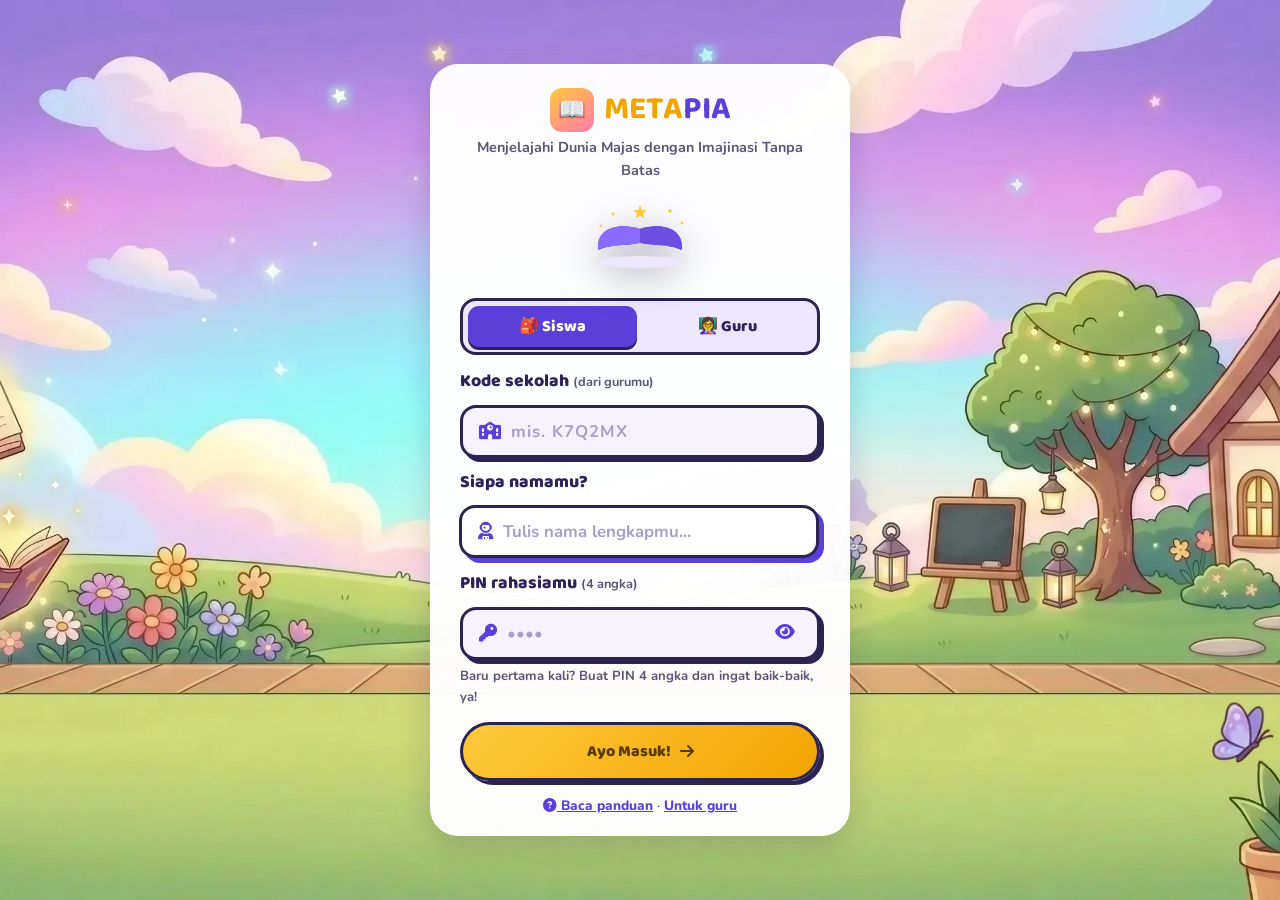
<file: video.html>
<!DOCTYPE html>
<html lang="id">
<head>
<script src="js/reset-data.js"></script>
<!-- belum masukin nama? langsung balik ke halaman login -->
<script src="js/cek-login.js"></script>
<meta charset="UTF-8">
<meta name="viewport" content="width=device-width, initial-scale=1.0">
<title>Video — METAPIA</title>
<link rel="icon" href="data:image/svg+xml,<svg xmlns=%22http://www.w3.org/2000/svg%22 viewBox=%220 0 100 100%22><text y=%22.9em%22 font-size=%2290%22>📖</text></svg>">
<link rel="stylesheet" href="css/common.css">
<link rel="stylesheet" href="css/komik.css">
<link rel="stylesheet" href="css/video.css">
<!-- PWA: bisa dipasang ke layar utama HP & dibuka offline (lihat sw.js, js/pwa.js) -->
<link rel="manifest" href="manifest.json">
<meta name="theme-color" content="#5B3FD9">
<link rel="apple-touch-icon" href="assets/ikon/apple-touch-icon.png">
<link rel="stylesheet" href="css/ikon.css">
</head>
<body class="layar-penuh panggung">

<nav class="navbar">
  <a href="dashboard.html" class="brand">
    <div class="brand-badge">📖</div>
    <div class="brand-name"><span>META</span><span>PIA</span></div>
  </a>
  <ul class="nav-links" id="navLinks">
    <li><a href="dashboard.html"><i class="fa-solid fa-house"></i> Beranda</a></li>
    <li><a href="materi.html"><i class="fa-solid fa-book"></i> Materi</a></li>
    <li><a href="video.html" class="active"><i class="fa-solid fa-clapperboard"></i> Video</a></li>
    <li><a href="kuis.html"><i class="fa-solid fa-pen-to-square"></i> Kuis</a></li>
    <li><a href="game.html"><i class="fa-solid fa-gamepad"></i> Game</a></li>
  </ul>
  <div class="nav-right">
    <button class="nav-toggle" id="navToggle"><i class="fa-solid fa-bars"></i></button>
    <a class="btn-panduan" href="panduan.html" title="Panduan" aria-label="Panduan"><i class="fa-solid fa-circle-question"></i></a>
    <div class="avatar-btn" id="navAvatar" title="Profil">👤</div>
  </div>
</nav>

<div class="wrap">

  <!-- ===================== PANEL KOMIK ===================== -->
  <section class="comic-stage">

    <div class="comic-panel">
      <!-- kotak keterangan: judul video -->
      <div class="comic-caption" id="comicCaption">Video Majas</div>

      <!-- layar video: awalnya cover + tombol play, diklik -> iframe (diisi JS) -->
      <div class="layar-video" id="layarVideo"></div>

      <!-- 2 bocah yang nemenin nonton (diisi JS) -->
      <div class="tokoh bocah bocah-kiri" id="bocahKiri"></div>
      <div class="tokoh bocah bocah-kanan" id="bocahKanan"></div>

      <!-- balon kata ajakan (keluar dari bocah kiri) -->
      <div class="speech-bubble bubble-ajakan" id="bubbleAjakan">
        <svg class="bubble-shape" viewBox="-20 0 120 150" preserveAspectRatio="none" aria-hidden="true">
          <g class="bubble-stroke">
            <ellipse cx="50" cy="50" rx="49" ry="48"/>
            <path class="tail-desktop" d="M32 92 Q37 120 40 145 Q44 120 48 96 Z"/>
            <path class="tail-mobile" d="M26 90 Q30 102 32 113 Q36 102 40 95 Z"/>
          </g>
          <g class="bubble-fill">
            <ellipse cx="50" cy="50" rx="49" ry="48"/>
            <path class="tail-desktop" d="M32 92 Q37 120 40 145 Q44 120 48 96 Z"/>
            <path class="tail-mobile" d="M26 90 Q30 102 32 113 Q36 102 40 95 Z"/>
          </g>
        </svg>
        <p class="speech-text"><span id="teksAjakan"></span></p>
      </div>
    </div>

    <!-- alur belajar: Materi -> Video -> Kuis -> Game -->
    <div class="comic-controls">
      <span></span>
      <span></span>
      <div class="comic-controls-right">
        <a class="comic-btn comic-btn-primary" href="kuis.html">Lanjut ke Kuis <i class="fa-solid fa-pen-to-square"></i></a>
      </div>
    </div>

  </section>
  <!-- =================== /PANEL KOMIK ======================= -->

</div>

<footer class="site-footer">
  <p>© 2026 METAPIA — Media Pembelajaran Majas Interaktif · <a href="#" onclick="logout(); return false;" style="text-decoration:underline;">Keluar</a></p>
</footer>

<script src="js/pwa.js"></script>
<script src="js/kupu.js"></script>
<script src="js/app.js"></script>
<script src="js/video.js"></script>
<script>requireLogin();</script>
</body>
</html>
</file>
<file: css/common.css>
/* ==========================================================================
   METAPIA — common.css
   Berisi semua yang DIPAKAI BARENG di semua halaman:
   variabel warna, reset, background, navbar, tombol, footer.
   Wajib di-load duluan sebelum CSS khusus tiap halaman (index.css,
   dashboard.css, materi.css, dst).
   ==========================================================================

/* Font METAPIA:
   - Baloo 2  : buat judul / teks besar, bentuknya bulat & playful (cocok anak SD)
   - Nunito   : buat teks biasa / paragraf, biar tetap enak dibaca */
/* font disimpan sendiri di assets/font/ (bukan dari Google Fonts) biar
   ikut tersimpan offline. Keduanya font "variable": 1 file = semua ketebalan.
   Sumber: Google Fonts (lisensi SIL Open Font License), subset huruf latin. */
@font-face{
  font-family:'Baloo 2'; font-style:normal; font-weight:400 800; font-display:swap;
  src:url('../assets/font/baloo2.woff2') format('woff2');
}
@font-face{
  font-family:'Nunito'; font-style:normal; font-weight:200 1000; font-display:swap;
  src:url('../assets/font/nunito.woff2') format('woff2');
}

/* ==========================================================================
   VARIABEL WARNA & UKURAN (CSS Variables)
   Semua warna, radius, shadow dikumpulin di sini biar kalau mau ganti
   warna tema, cukup ubah di satu tempat ini aja, gak perlu cari satu-satu.
   ========================================================================== */
:root{
  /* warna ungu (warna utama brand METAPIA) */
  --purple-900:#2E2359;   /* ungu paling gelap, dipakai buat judul */
  --purple-700:#5B3FD9;   /* ungu utama, dipakai buat tombol & aksen */
  --purple-500:#8A6BFF;   /* ungu lebih terang */

  /* warna teks */
  --ink:#2C2450;          /* warna teks utama (hampir hitam, tapi keunguan) */
  --ink-soft:#5A5478;     /* warna teks kedua, lebih soft/abu-abu */

  /* warna-warna ceria buat kartu menu (Materi/Video/Kuis/Game) */
  --yellow:#FFC93C;
  --yellow-dark:#F2A400;
  --blue:#4FC3F7;
  --blue-dark:#2196D8;
  --pink:#FF7AAE;
  --pink-dark:#F2467F;
  --green:#3FDDB0;
  --green-dark:#17BC8F;

  --white:#FFFFFF;
  --card-bg:#FFFFFF;      /* warna dasar kartu/box */

  /* bayangan (box-shadow) yang dipakai berulang-ulang */
  --shadow-soft: 0 10px 30px rgba(46,35,89,0.18);  /* buat navbar & kartu login */
  --shadow-card: 0 8px 20px rgba(46,35,89,0.12);   /* buat kartu-kartu biasa */

  /* radius sudut biar bentuknya bulat/rounded, bukan kotak tajam */
  --radius-lg: 28px;  /* buat card besar (feature card, login card) */
  --radius-md: 18px;  /* buat card sedang (item card) */
  --radius-sm: 12px;  /* buat elemen kecil */

  /* biar gampang ganti font, cukup ubah di sini */
  --font-display:'Baloo 2', system-ui, sans-serif;
  --font-body:'Nunito', system-ui, sans-serif;

  /* skala tampilan (lihat bagian "SKALA LAYAR BESAR" di bawah) */
  --skala:1;
}

/* ==========================================================================
   SKALA LAYAR BESAR
   Semua ukuran di web ini pakai px, jadi di layar lebar (mis. laptop 1920
   dengan zoom Windows 100%) semuanya keliatan kecil & banyak ruang kosong.
   Solusinya: di layar yang lebar DAN tinggi, navbar + isi halaman + footer
   diperbesar otomatis pakai "zoom". Hasilnya mirip tampilan zoom 125%.

   PENTING: di dalam elemen yang di-zoom, satuan vh ikut membesar. Jadi
   ukuran yang pakai vh (panel komik, kuis, dashboard) dibagi var(--skala)
   biar tetap pas 1 layar.
   ========================================================================== */
@media (min-width:1700px) and (min-height:820px){ :root{ --skala:1.12; } }
@media (min-width:1880px) and (min-height:880px){ :root{ --skala:1.25; } }
@media (min-width:2300px) and (min-height:1100px){ :root{ --skala:1.5; } }

.navbar, .wrap, .site-footer, .login-card{ zoom:var(--skala); }

/* ==========================================================================
   RESET DASAR
   Biar semua browser mulai dari kondisi yang sama.
   ========================================================================== */
*,*::before,*::after{
  box-sizing:border-box; /* padding & border gak nambahin lebar elemen */
}
html{
  scroll-behavior:smooth; /* kalau ada scroll ke anchor, jalannya halus */
}

/* ==========================================================================
   BODY — background bgMateri.webp yang diburamin + lapisan ungu tipis,
   SAMA di semua halaman biar serasi (panel komik di Materi/Video/Kuis
   pakai gambar yang sama tapi tajam, jadi keliatan "nyambung").

   Susunannya kolom: navbar di atas, .wrap (isi) ngisi sisa ruang, footer
   selalu nempel di bawah layar.
   ========================================================================== */
body{
  margin:0;
  font-family:var(--font-body);
  color:var(--ink);
  min-height:100vh;
  min-height:100svh;
  display:flex; flex-direction:column;

  /* warna dasar senada langit bgMateri.webp: tampil duluan selagi gambarnya
     dimuat -> gak ada "kilatan" putih waktu buka/pindah halaman */
  background-color:#B9A6EE;
  background-image:url('../assets/bgMateri.webp');
  background-size:cover;            /* foto nutupin seluruh layar */
  background-position:center bottom; /* rumputnya selalu di bawah -> tokoh "napak" */
  background-repeat:no-repeat;
  background-attachment:fixed;      /* foto diam waktu halaman di-scroll */

  overflow-x:hidden; /* jaga-jaga biar gak ada scroll horizontal gak sengaja */

  /* tinggi navbar + jaraknya (dipakai ngitung ukuran panggung/kartu) */
  --tinggi-navbar:82px;
}

/* ==========================================================================
   PENANDA OFFLINE (dipasang js/pwa.js, muncul otomatis waktu internet putus)
   ========================================================================== */
.penanda-offline{
  position:fixed; z-index:80; left:50%; bottom:18px; transform:translateX(-50%);
  max-width:calc(100% - 24px);
  cursor:pointer;
  padding:7px 14px;
  background:#2C2450; color:#fff;
  border:2px solid #fff; border-radius:100px;
  box-shadow:0 6px 16px rgba(20,10,60,.35);
  font-family:var(--font-body); font-weight:800; font-size:.82rem; text-align:center;
  animation:offlineMuncul .35s ease-out;
}
.penanda-offline[hidden]{ display:none; }
@keyframes offlineMuncul{ from{ opacity:0; transform:translate(-50%,10px); } }
.penanda-singkat{ display:none; }
.penanda-offline.is-kecil{ left:14px; transform:none; padding:5px 12px; }
.penanda-offline.is-kecil .penanda-teks{ display:none; }
.penanda-offline.is-kecil .penanda-singkat{ display:inline; }
/* HP: di atas menu bawah */
@media (max-width:980px){ .penanda-offline{ bottom:calc(var(--tinggi-menu-bawah, 0px) + 10px); } }
@media (max-width:600px){ .penanda-offline{ font-size:.74rem; } }

/* ==========================================================================
   KUPU-KUPU di background yang kepak-kepak sayap (dipasang js/kupu.js)
   Sayap "buka-tutup" = gambarnya dipipihin ke samping (scaleX) dengan poros
   di badan kupu-kupu, plus melayang naik-turun pelan.
   ========================================================================== */
.kupu{
  position:fixed; z-index:0;
  pointer-events:none;
  animation:kupuMelayang 3.2s ease-in-out infinite;
}
.kupu img{
  display:block; width:100%; height:100%;
  max-width:none;
  animation:kupuKepak .55s ease-in-out infinite alternate;
}
@keyframes kupuKepak{
  0%  { transform:scaleX(1); }
  100%{ transform:scaleX(.25) skewY(-6deg); }
}
@keyframes kupuMelayang{
  0%,100%{ transform:translate(0,0) rotate(0); }
  50%    { transform:translate(-3px,-7px) rotate(-4deg); }
}
/* yang gak suka animasi (pengaturan HP/laptop) -> kupu-kupu diam */
@media (prefers-reduced-motion:reduce){
  .kupu, .kupu img{ animation:none; }
}

/* halaman "layar penuh" (Materi, Video, Kuis, Game): footer disembunyikan biar
   panggung/kartunya bisa sebesar mungkin. Tombol Keluar ada di pil nama. */
body.layar-penuh .site-footer{ display:none; }

/* Judul (h1-h4) pakai font display, teks biasa (p) pakai font body */
h1,h2,h3,h4{ font-family:var(--font-display); margin:0; color:var(--purple-900); }
p{ margin:0; line-height:1.6; }
a{ text-decoration:none; color:inherit; } /* link gak digarisbawahi & warnanya ikut parent */
img{ max-width:100%; display:block; }     /* gambar gak akan melebihi lebar kontainernya */
button{ font-family:var(--font-body); cursor:pointer; }

/* ==========================================================================
   CONTAINER
   Pembungkus konten biar lebar maksimalnya konsisten & ada jarak di kanan-kiri.
   ========================================================================== */
.wrap{
  position:relative;
  z-index:1;
  flex:1 0 auto; /* isi halaman ngisi sisa ruang -> footer kedorong ke dasar layar */
  width:100%;
  max-width:1180px;
  margin:0 auto;   /* bikin kontainer ke tengah halaman */
  padding:0 24px;  /* jarak aman di kiri-kanan buat layar sempit */
}

/* ==========================================================================
   NAVBAR
   Bentuknya pil/rounded, mengambang di atas background foto.
   ========================================================================== */
.navbar{
  position:sticky;  /* nempel di atas layar terus, gak ikut ilang pas discroll */
  top:16px;         /* jarak dari atas layar waktu udah "nempel" */
  z-index:50;       /* dijadiin paling atas biar gak ketiban konten lain pas scroll */
  display:flex;
  align-items:center;
  justify-content:space-between; /* logo kiri, menu tengah, avatar kanan */
  width:calc(100% - 24px); /* body sekarang flex kolom, jadi lebar navbar harus disebut */
  max-width:1180px;
  margin:20px auto 0;
  padding:10px 22px;
  background:rgba(255,255,255,0.97); /* dibikin hampir solid biar gak kalah sama bg yang rame */
  border-radius:100px;               /* bentuk pil */
  box-shadow:0 14px 34px rgba(20,10,60,0.35); /* shadow dipertebal biar navbar "ngambang" jelas di atas bg */
}

.brand{ display:flex; align-items:center; gap:10px; font-family:var(--font-display); font-weight:800; font-size:1.3rem; }
.brand-badge{
  width:38px; height:38px; border-radius:12px;
  background:linear-gradient(145deg, var(--yellow), var(--pink));
  display:flex; align-items:center; justify-content:center;
  font-size:1.2rem;
}
.brand-name span:first-child{ color:var(--yellow-dark); } /* tulisan "META" */
.brand-name span:last-child{ color:var(--purple-700); }   /* tulisan "PIA" */

/* daftar menu navbar (Beranda, Materi, Video, Kuis, Game) */
.nav-links{ display:flex; align-items:center; gap:6px; list-style:none; margin:0; padding:0; }
.nav-links a{
  display:flex; align-items:center; gap:7px;
  padding:9px 16px; border-radius:100px; font-weight:800; color:var(--ink); /* dipertebal & digelapin dikit biar lebih jelas */
  font-size:.95rem;
}
.nav-links a:hover{ background:#EAF2FF; color:var(--purple-700); }
.nav-links a.active{ background:var(--purple-700); color:#fff; } /* menu yang lagi aktif/dibuka */

.nav-right{ display:flex; align-items:center; gap:12px; }
/* pil nama siswa di kanan navbar: [ikon] Nama Siswa */
.avatar-btn{
  cursor:pointer; /* diklik = keluar (lihat js/app.js) */
  display:flex; align-items:center; gap:8px;
  height:42px; max-width:220px;
  padding:0 16px 0 5px;
  border:2px solid var(--purple-700); border-radius:100px;
  background:#EAF2FF;
  font-family:var(--font-display); font-weight:800; font-size:1rem; color:var(--purple-700);
}
.avatar-ikon{
  flex:none;
  width:30px; height:30px;
  display:flex; align-items:center; justify-content:center;
  border-radius:50%;
  background:var(--purple-700); color:#fff;
  font-size:.85rem;
}
.avatar-nama{
  min-width:0;
  overflow:hidden; white-space:nowrap;
  text-overflow:ellipsis; /* nama kepanjangan -> "Muhammad Rah..." */
}
.avatar-btn.nama-panjang{ font-size:.86rem; } /* nama panjang: huruf dikecilin dikit */
.btn-panduan{ /* tombol "?" ke halaman Panduan */
  width:42px; height:42px; flex:none;
  display:flex; align-items:center; justify-content:center;
  border:2px solid var(--purple-700); border-radius:50%;
  background:#fff; color:var(--purple-700); font-size:1.2rem;
}
.btn-panduan:hover, .btn-panduan.is-aktif{ background:var(--purple-700); color:#fff; }
.nav-toggle{ display:none; background:none; border:none; font-size:1.4rem; color:var(--purple-700); } /* tombol hamburger, cuma muncul di HP */
/* tombol KELUAR (ikon pintu) di sebelah pil nama */
.btn-keluar{
  width:42px; height:42px; flex:none; cursor:pointer;
  display:flex; align-items:center; justify-content:center;
  border:2px solid #C23A3A; border-radius:50%;
  background:#FFF0F0; color:#C23A3A; font-size:1.05rem;
}
.btn-keluar:hover{ background:#C23A3A; color:#fff; }

/* ==========================================================================
   TOMBOL (BUTTON)
   ========================================================================== */
.btn{
  display:inline-flex; align-items:center; justify-content:center; gap:9px;
  padding:14px 28px; border-radius:100px; border:none; font-weight:800;
  font-family:var(--font-display); font-size:1rem;
  white-space:nowrap; /* teks tombol gak akan turun baris */
}
.btn-primary{ background:linear-gradient(135deg, var(--yellow), var(--yellow-dark)); color:#5A3A00; }
.btn-outline{ background:#fff; color:var(--purple-700); box-shadow:var(--shadow-card); }
.btn-block{ width:100%; } /* tombol selebar kontainernya, biasa dipakai di login */

/* ==========================================================================
   FOOTER
   ========================================================================== */
.site-footer{ position:relative; z-index:1; text-align:center; padding:12px 16px 14px; color:rgba(255,255,255,0.85); font-weight:700; font-size:.85rem; text-shadow:0 2px 6px rgba(15,8,45,0.4); }

/* menu navbar versi HP, muncul waktu tombol hamburger diklik (lihat js/app.js) */
.nav-links.open{
  display:flex;
  position:absolute; top:64px; left:0; right:0; margin:0 12px;
  background:#fff; border-radius:20px; flex-direction:column; padding:14px;
  box-shadow:var(--shadow-soft); z-index:20;
}
.nav-links.open a{ width:100%; }

/* =========================================================================
   RESPONSIVE — bagian yang DIPAKAI BARENG (navbar & menu HP)
   ========================================================================= */
/* ==========================================================================
   MENU BAWAH ALA APLIKASI (HP & tablet) — dibikin js/app.js
   Di HP, menu navbar atas diganti 5 tombol besar di bawah layar (gampang
   dijangkau jempol anak-anak). Navbar atas tinggal logo + nama.
   ========================================================================== */
.menu-bawah{ display:none; }

@media (max-width:980px){
  .nav-links{ display:none; }   /* menu navbar atas disembunyiin */
  /* HP & tablet: navbar TIDAK nempel/ngambang lagi waktu discroll (dulu
     nutupin isi halaman & isi kelihatan "ngintip" di sekelilingnya).
     Navbar ikut tergulir ke atas; menu utama tetap ada di menu bawah. */
  .navbar{ position:relative; top:auto; }
  .nav-toggle{ display:none; }  /* gak perlu hamburger lagi, ada menu bawah */

  body.ada-menu-bawah{
    --tinggi-menu-bawah:calc(72px + env(safe-area-inset-bottom, 0px));
    padding-bottom:var(--tinggi-menu-bawah);
  }
  .menu-bawah{
    position:fixed; z-index:60;
    left:10px; right:10px; bottom:calc(8px + env(safe-area-inset-bottom, 0px));
    /* jumlah tombol bisa 5 (siswa) atau 6 (guru: + Rekap) -> 1 baris, lebar rata */
    display:grid; grid-auto-flow:column; grid-auto-columns:minmax(0, 1fr);
    height:62px; padding:6px;
    background:#fff;
    border:3px solid var(--ink); border-radius:22px;
    box-shadow:0 6px 0 rgba(44,36,80,.55), 0 12px 26px rgba(20,10,60,.35);
  }
  .menu-bawah a{
    display:flex; flex-direction:column; align-items:center; justify-content:center; gap:2px;
    border-radius:16px;
    color:var(--ink-soft);
    font-family:var(--font-display); font-weight:800; font-size:.72rem; line-height:1;
    transition:background .15s, color .15s, transform .15s;
  }
  .menu-bawah-ikon{ font-size:1.25rem; line-height:1; }
  .menu-bawah-teks{ max-width:100%; overflow:hidden; text-overflow:ellipsis; white-space:nowrap; }
  /* 6 tombol di HP kecil: tulisan sedikit dikecilkan biar muat */
  @media (max-width:420px){ .menu-bawah a:nth-last-child(6) ~ a, .menu-bawah a:first-child:nth-last-child(6){ font-size:.64rem; } }
  .menu-bawah a:active{ transform:scale(.92); }
  .menu-bawah a.is-aktif{
    background:var(--yellow); color:var(--ink);
    box-shadow:inset 0 0 0 2px var(--ink);
  }
  .menu-bawah a.is-aktif .menu-bawah-ikon{ animation:ikonLoncat .5s ease; }
  @keyframes ikonLoncat{ 40%{ transform:translateY(-4px) scale(1.15); } }

  /* footer pindah ke atas menu bawah */
  .site-footer{ padding-bottom:6px; }
}
/* laptop yang layarnya PENDEK (banyak laptop + bookmark bar): navbar diringkas
   biar ruang buat isi halaman lebih banyak */
@media (max-height:760px){
  body{ --tinggi-navbar:64px; }
  .navbar{ margin-top:10px; top:10px; padding:6px 18px; }
}
@media (max-width:600px){
  .navbar{ margin:14px 12px 0; padding:10px 14px; }
  .brand-name{ font-size:1.05rem; }
  .nav-right{ gap:8px; min-width:0; }
  .avatar-btn{ max-width:130px; height:38px; padding:0 12px 0 4px; font-size:.88rem; }
  .btn-panduan{ width:38px; height:38px; font-size:1.05rem; }
  .btn-keluar{ width:38px; height:38px; font-size:.95rem; }
  .avatar-btn.nama-panjang{ font-size:.8rem; }
  .avatar-ikon{ width:28px; height:28px; }
}
@media (max-width:380px){
  /* HP kecil: tulisan METAPIA tetap tampil, cuma dikecilin; pil nama dipersempit */
  .brand{ gap:7px; }
  .brand-badge{ width:34px; height:34px; }
  .brand-name{ font-size:.98rem; }
  .avatar-btn{ max-width:86px; }
  .nav-right{ gap:6px; }
}
</file>
<file: css/index.css>
/* ==========================================================================
   METAPIA — index.css
   Khusus halaman login (index.html). Butuh common.css duluan untuk
   variabel warna, font, dan style dasar.
   ==========================================================================

/* ==========================================================================
   HALAMAN LOGIN
   ========================================================================== */
/* kartu di tengah layar; kalau layarnya pendek, kartu mulai dari atas &
   halaman bisa di-scroll (margin:auto, bukan align-items:center, biar bagian
   atas kartu gak kepotong) */
.login-page{ min-height:100vh; min-height:100svh; display:flex; padding:20px 16px; }
.login-card{
  position:relative; z-index:1;
  margin:auto;
  background:rgba(255,255,255,0.97);
  width:100%; max-width:420px;
  border-radius:var(--radius-lg);
  padding:24px 30px 20px;
  box-shadow:var(--shadow-soft);
  text-align:center;
}
.login-kepala{ display:flex; align-items:center; justify-content:center; gap:10px; }
.login-kepala .brand-badge{ width:44px; height:44px; font-size:1.4rem; }
.login-title{ font-size:2rem; margin:0; line-height:1.1; }
.login-tag{ color:var(--ink-soft); font-weight:700; margin-top:4px; font-size:.9rem; }

/* tab Siswa / Guru */
.peran-tab[hidden]{ display:none; }
.peran-tab{
  display:grid; grid-template-columns:1fr 1fr; gap:6px;
  margin-top:14px; padding:5px;
  background:#EDE6FF; border:3px solid var(--ink); border-radius:16px;
}
.peran-btn{
  border:none; border-radius:11px; padding:8px 6px;
  background:transparent; color:var(--purple-900);
  font-family:var(--font-display); font-weight:800; font-size:1rem; cursor:pointer;
}
.peran-btn.is-aktif{ background:var(--purple-700); color:#fff; box-shadow:0 3px 0 var(--purple-900); }
/* Masuk / Daftar baru (guru) */
.mode-guru{ display:flex; gap:8px; }
.mode-btn{
  flex:1; padding:7px; border-radius:12px; cursor:pointer;
  border:2px solid var(--purple-700); background:#fff; color:var(--purple-700);
  font-family:var(--font-body); font-weight:800; font-size:.9rem;
}
.mode-btn.is-aktif{ background:var(--purple-700); color:#fff; }
.baris-sekolah[hidden], #barisKodeGuru[hidden], .input-nama[hidden]{ display:none; }
.baris-sekolah, #barisKodeGuru{ display:flex; flex-direction:column; gap:10px; }
.input-kode{ text-transform:uppercase; letter-spacing:3px; }
.input-kode::placeholder{ letter-spacing:1px; text-transform:none; }
.info-sekolah[hidden]{ display:none; }
.info-sekolah{ margin:-2px 0 0; font-size:.85rem; font-weight:800; color:var(--ink-soft); }
.info-sekolah.is-ok{ color:#0E7A5B; }
.info-sekolah.is-salah{ color:#C23A3A; }
.mode-btn{ font-size:.82rem; padding:7px 4px; }
#hintMode{ margin:0; }
.login-illustration{
  width:120px; margin:8px auto 4px;
  filter:drop-shadow(0 10px 18px rgba(15,8,45,0.35)); /* sama kayak book-illustration, ngikutin bentuk gambar */
}

/* form nama siswa */
.login-form[hidden]{ display:none; }
.login-form{ display:flex; flex-direction:column; gap:10px; text-align:left; margin-top:12px; }
.login-label{ font-family:var(--font-display); font-weight:800; font-size:1.1rem; color:var(--purple-900); }
.input-nama{
  display:flex; align-items:center; gap:10px;
  padding:0 16px;
  background:#F6F2FF;
  border:3px solid var(--ink); border-radius:16px;
  box-shadow:4px 4px 0 var(--ink);
  transition:box-shadow .15s, transform .15s;
}
.input-nama:focus-within{ background:#fff; transform:translate(-1px,-1px); box-shadow:5px 5px 0 var(--purple-700); }
.input-nama i{ color:var(--purple-700); font-size:1.1rem; }
.input-nama input, .input-nama select{
  flex:1; min-width:0;
  padding:12px 0;
  border:none; outline:none; background:transparent;
  font-family:var(--font-body); font-weight:800; font-size:1.05rem; color:var(--ink);
}
.input-nama select{ cursor:pointer; text-overflow:ellipsis; }
.input-nama select:disabled{ color:#A79FC9; cursor:wait; }
.input-nama input::placeholder{ color:#A79FC9; font-weight:700; }
.login-label small{ font-family:var(--font-body); font-size:.8rem; font-weight:700; color:var(--ink-soft); }
.lihat-pin{ border:none; background:none; color:var(--ink-soft); font-size:1rem; padding:6px; }
.login-hint{ margin-top:-4px; font-size:.82rem; font-weight:700; color:var(--ink-soft); }
.login-form .btn:disabled{ opacity:.7; cursor:wait; }

/* layar sukses daftar (nunjukin PIN) */
.login-sukses{ display:flex; flex-direction:column; align-items:center; gap:10px; margin-top:6px; }
.login-sukses[hidden]{ display:none; }
.sukses-ikon{ font-size:2.4rem; }
.login-sukses h2{ font-size:1.5rem; }
.login-sukses p{ color:var(--ink-soft); font-weight:700; font-size:.95rem; }
.pin-besar{
  font-family:var(--font-display); font-weight:800; font-size:2.6rem; letter-spacing:12px;
  padding:6px 18px 6px 30px;
  background:var(--yellow); color:var(--ink);
  border:3px solid var(--ink); border-radius:16px; box-shadow:4px 4px 0 var(--ink);
}
.login-sukses .btn{ margin-top:8px; border:3px solid var(--ink); box-shadow:4px 4px 0 var(--ink); }
.login-form .btn{ margin-top:4px; border:3px solid var(--ink); box-shadow:4px 4px 0 var(--ink); }
.login-form .btn:active{ transform:translate(3px,3px); box-shadow:1px 1px 0 var(--ink); }
.login-foot{ margin-top:14px; font-size:.85rem; color:var(--ink-soft); font-weight:600; }
.login-foot a{ color:var(--purple-700); text-decoration:underline; font-weight:800; }
.login-error{ display:none; background:#FFE3E3; color:#C23A3A; font-weight:700; font-size:.85rem; padding:10px 14px; border-radius:12px; } /* muncul cuma kalau login gagal */

/* layar pendek (HP, laptop 1366x768): ilustrasi buku disembunyikan biar
   formnya muat 1 layar tanpa scroll */
@media (max-height:860px){
  .login-illustration{ display:none; }
}
/* layar pendek: semua dirapatkan biar form siswa muat tanpa scroll */
@media (max-height:760px){
  .login-page{ padding:12px 12px; }
  .login-card{ padding:16px 22px 12px; }
  .login-kepala .brand-badge{ width:38px; height:38px; font-size:1.2rem; }
  .login-title{ font-size:1.7rem; }
  .login-tag{ display:none; }
  .peran-tab{ margin-top:10px; padding:4px; }
  .peran-btn{ padding:6px; font-size:.95rem; }
  .login-form{ gap:6px; margin-top:10px; }
  .login-label{ font-size:1rem; line-height:1.2; margin-top:4px; }
  .input-nama input, .input-nama select{ padding:10px 0; font-size:1rem; }
  .login-hint{ margin-top:0; font-size:.78rem; }
  .login-form .btn{ margin-top:6px; padding-top:11px; padding-bottom:11px; }
  .login-foot{ margin-top:10px; }
}
@media (max-width:420px){
  .login-card{ padding:20px 18px 16px; }
}
.login-error{ margin:0; }

/* layar PIN (siswa baru) muncul -> ilustrasi buku disembunyikan biar muat */
.login-card:has(.login-sukses:not([hidden])) .login-illustration{ display:none; }
</file>
<file: css/dashboard.css>
/* ==========================================================================
   METAPIA — dashboard.css
   Khusus halaman dashboard (dashboard.html): hero + kartu kertas catatan,
   dekorasi buku/pensil/sparkle, bubble majas, dan kartu pencapaian
   (nilai kuis & skor game). Butuh common.css duluan.
   ==========================================================================

/* isi dashboard (hero + pencapaian) ditaruh di TENGAH ruang antara navbar
   & footer, biar jarak atas-bawahnya seimbang di layar mana pun */
.wrap{ display:flex; flex-direction:column; justify-content:center; }

/* ==========================================================================
   HERO (bagian atas dashboard: judul besar + ilustrasi buku)
   ========================================================================== */
.hero{
  position:relative;
  z-index:1;

  display:grid;
  grid-template-columns:1.1fr .9fr;
  align-items:center;
  gap:30px;

  padding:14px 0 6px;
}
.hero-copy{
  position:relative;
  z-index:2;

  width:100%;
  max-width:570px;

  padding:30px 36px 32px;

  /* warna kertas */
  background:
    linear-gradient(
      135deg,
      rgba(255,253,244,0.99),
      rgba(255,248,224,0.97)
    );

  /*
    BIKIN BENTUK KERTAS TIDAK TERLALU KOTAK
  */
  border-radius:
    18px 34px 20px 28px /
    20px 26px 30px 18px;

  /*
    garis tebal ala komik (sama kayak kartu di Materi/Kuis/Game) biar
    kartunya jelas kebaca di atas background yang rame. Pinggir kiri
    kuning = pinggiran kertas.
  */
  border:4px solid var(--ink);
  border-left:10px solid var(--yellow);

  /*
    bayangan "offset" gelap ala komik + bayangan lembut
  */
  box-shadow:
    8px 8px 0 rgba(44,36,80,.55),
    0 18px 34px rgba(35,25,80,.25);

  /*
    sedikit miring seperti kertas yang ditempel
  */
  transform:rotate(-1deg);

  overflow:visible;
}
.hero-copy::after{
  content:"";

  position:absolute;
  inset:0;

  border-radius:inherit;

  pointer-events:none;

  background:
    radial-gradient(
      circle at 20% 20%,
      rgba(255,255,255,0.55) 0 2px,
      transparent 3px
    ),
    radial-gradient(
      circle at 80% 70%,
      rgba(255,255,255,0.4) 0 1.5px,
      transparent 2.5px
    );

  opacity:.45;
}
.hero-copy::before{
  content:"📎";

  position:absolute;

  top:-18px;
  left:18px;

  font-size:38px;

  z-index:5;

  transform:rotate(-12deg);

  filter:drop-shadow(0 3px 3px rgba(0,0,0,.12));
}
.hero-title{
  font-size:2.85rem;
  line-height:.98;
  font-weight:900;

  margin:4px 0 16px;

  filter:none;
}
.hero-title .meta{
  color:#F2A400;

  -webkit-text-stroke:0;

  text-shadow:
    2px 3px 0 rgba(255,255,255,.9);
}
.hero-title .pia{
  color:var(--purple-900);

  background:none;

  -webkit-background-clip:initial;
  background-clip:initial;

  -webkit-text-stroke:0;

  text-shadow:
    2px 3px 0 rgba(255,255,255,.9);
}
.hero-sub{
  font-family:var(--font-display);

  color:var(--purple-700);

  font-size:1.08rem;
  font-weight:800;

  margin-top:0;
  margin-bottom:8px;

  text-shadow:none;
}
.hero-desc{
  color:#514B70;

  margin-top:14px;

  max-width:500px;

  font-size:1rem;
  font-weight:700;

  line-height:1.6;

  text-shadow:none;
}
.hero-actions{
  display:flex;
  gap:14px;
  margin-top:22px;
  flex-wrap:wrap;
  position:relative;
  z-index:5;
}
.hero-decoration{
  position:absolute;
  z-index:3;
  pointer-events:none;
  user-select:none;
}
.book-decoration{
  left:-28px;
  bottom:-20px;
  font-size:54px;
  transform:rotate(-8deg);
  filter:
    drop-shadow(0 5px 4px rgba(35,25,80,.18));
  opacity:.92;
}
.pencil-decoration{
  right:18px;
  bottom:-15px;
  font-size:45px;
  transform:rotate(25deg);
  filter:
    drop-shadow(0 4px 3px rgba(35,25,80,.16));
  opacity:.9;
}
.open-book-decoration{
  position:absolute;
  top:18px;
  right:28px;
  font-size:45px;
  z-index:4;
  transform:rotate(8deg);
  opacity:.85;
  pointer-events:none;
  user-select:none;
  filter:
    drop-shadow(0 3px 3px rgba(35,25,80,.12));
}

/* bintang */
.hero-sparkle{
  position:absolute;
  z-index:3;
  color:var(--yellow);
  pointer-events:none;
  user-select:none;
  text-shadow:
    0 2px 5px rgba(255,190,30,.25);
  opacity:.55;
}
.sparkle-1{
  top:58px;
  right:125px;
  font-size:25px;
  transform:rotate(15deg);
}
.sparkle-2{
  top:135px;
  right:42px;
  font-size:19px;
  transform:rotate(-10deg);
}
.sparkle-3{
  bottom:75px;
  left:165px;
  font-size:17px;
  opacity:.4;
}

/* kotak buat ilustrasi buku + bubble label majas di sekitarnya */
.hero-art{
  position:relative;
  display:flex;
  align-items:center;
  justify-content:center;
  min-height:340px;
}
.book-illustration{
  width:100%;
  max-width:500px;
  height:auto;
  display:block;
  filter:drop-shadow(
    0 12px 18px rgba(35,25,80,.18)
  );
}

/* bubble kecil bertuliskan nama-nama majas (Metafora, Hiperbola, dll),
   posisinya diatur langsung di HTML pakai style="top:..; left:.." */
.badge-bubble{
  position:absolute;
  background:#fff;
  border-radius:100px;
  padding:9px 18px;
  font-family:var(--font-display); font-weight:700; color:var(--purple-700);
  box-shadow:var(--shadow-card);
  font-size:.92rem;
}

/* =========================================================================
   RESPONSIVE — hero dashboard
   ========================================================================= */
@media (max-width:980px){
  /* hero jadi 1 kolom: kertas di atas, ilustrasi di bawah */
  .hero{ grid-template-columns:1fr; justify-items:center; text-align:center; gap:10px; padding-top:30px; }
  .hero-desc{ margin-inline:auto; }
  .hero-actions{ justify-content:center; }
  .hero-art{ min-height:0; width:min(100%, 440px); padding:20px 0 0; }
}
@media (max-width:600px){
  .hero{ padding-top:24px; }
  .hero-art{ width:min(100%, 330px); }
  .badge-bubble{ padding:6px 12px; font-size:.78rem; }
}

@media (max-width:600px){
  .hero-copy{
    max-width:100%;
    padding:24px 22px 26px;
    transform:rotate(0);
  }
  .hero-title{
    font-size:2.15rem;
  }
  .hero-sub{
    font-size:1rem;
  }
  .hero-desc{
    font-size:.92rem;
  }
  .book-decoration{
    left:-12px;
    bottom:-20px;
    font-size:42px;
  }
  .pencil-decoration{
    right:8px;
    bottom:-15px;
    font-size:36px;
  }
  .open-book-decoration{ display:none; } /* di HP nutupin tulisan sapaan */
  .sparkle-1{
    right:80px;
  }
  .sparkle-2{
    right:20px;
  }
}

/* ==========================================================
   DASHBOARD — PENCAPAIAN
   ========================================================== */

.achievement-section {
  width: 100%;
  margin: 18px auto 16px;
  text-align: center;
}

/* Judul kecil di atas kartu */
.achievement-title {
  display: flex;
  align-items: center;
  justify-content: center;
  gap: 10px;
  margin-bottom: 14px;
}

.achievement-title h2 {
  margin: 0;
  font-size: 22px;
  font-weight: 800;
  color: #fff;
  text-shadow: 0 2px 8px rgba(15, 8, 45, 0.5);
}

.achievement-title span {
  font-size: 16px;
}

/* Baris kartu */
.achievement-section .stat-row {
  display: flex;
  justify-content: center;
  align-items: stretch;
  gap: 18px;
  width: 100%;
  margin: 0 auto;
}

/* Kartu achievement */
.achievement-section .stat-card {
  width: 310px;
  min-height: 105px;
  padding: 18px 22px;

  display: flex;
  align-items: center;
  gap: 16px;

  background: rgba(255, 255, 255, 0.90);
  border: 1px solid rgba(255, 255, 255, 0.8);
  border-radius: 22px;

  box-shadow:
    0 8px 24px rgba(54, 38, 120, 0.12);

  text-align: left;

  transition:
    transform 0.2s ease,
    box-shadow 0.2s ease;
}

.achievement-section .stat-card:hover {
  transform: translateY(-3px);

  box-shadow:
    0 12px 28px rgba(54, 38, 120, 0.17);
}

/* Icon */
.achievement-section .stat-icon {
  width: 54px;
  height: 54px;
  min-width: 54px;

  display: flex;
  align-items: center;
  justify-content: center;

  border-radius: 16px;

  color: white;
  font-size: 22px;

  box-shadow:
    0 5px 12px rgba(0, 0, 0, 0.10);
}

/* Warna icon */
.achievement-section .kuis-icon {
  background: linear-gradient(
    135deg,
    var(--pink),
    var(--pink-dark)
  );
}

.achievement-section .game-icon {
  background: linear-gradient(
    135deg,
    var(--green),
    var(--green-dark)
  );
}

/* Angka */
.achievement-section .stat-num {
  font-size: 25px;
  line-height: 1;
  font-weight: 900;
  color: #29245f;
  margin-bottom: 5px;
}

/* Nama statistik */
.achievement-section .stat-label {
  font-size: 15px;
  font-weight: 800;
  color: #29245f;
}

/* Deskripsi */
.achievement-section .stat-desc {
  margin-top: 3px;
  font-size: 12px;
  color: #77739a;
}

/* ==========================================================
   RESPONSIVE
   ========================================================== */

@media (max-width: 700px) {
  .achievement-section .stat-row {
    flex-direction: column;
    align-items: center;
  }
  .achievement-section .stat-card {
    width: min(100%, 360px);
  }
}


/* laptop yang layarnya PENDEK (mis. 1366x657): hero dirapatin dikit biar
   hero + pencapaian + footer muat 1 layar tanpa scroll */
@media (min-width:981px) and (max-height:700px){
  .hero{ padding-top:6px; }
  .hero-copy{ padding:24px 32px 26px; }
  .hero-title{ font-size:2.5rem; margin-bottom:10px; }
  .hero-desc{ margin-top:10px; }
  .hero-actions{ margin-top:16px; }
  .hero-art{ min-height:0; }
  .book-illustration{ max-width:420px; }
  .achievement-section{ margin-top:10px; }
  .achievement-title{ margin-bottom:10px; }
  .achievement-section .stat-card{ min-height:92px; padding:14px 20px; }
}
</file>
<file: css/komik.css>
/* ==========================================================================
   METAPIA — komik.css
   Gaya "panggung komik" yang DIPAKAI BARENG halaman Materi & Video (plus
   tokoh/balon/tombolnya dipakai Kuis & Game): panggung layar penuh di atas
   background bgMateri.webp, tokoh (guru/murid) dengan pose yang bisa
   gonta-ganti, balon kata lonjong, dan baris tombol.

   POSISI tokoh & balon kata TIDAK ada di sini — itu diatur di CSS
   masing-masing halaman (materi.css / video.css), karena tiap halaman
   susunannya beda.

   Semua posisi di dalam panel pakai PERSEN, dan ukuran teks pakai "cqw"
   (persen dari lebar panel). Jadi mau layarnya lebar atau sempit, tokoh &
   balon kata tetap nempel di posisi yang sama terhadap gambar background.
   Urutan load: common.css -> komik.css -> materi.css / video.css
   ========================================================================== */

/* ==========================================================================
   PANGGUNG LAYAR PENUH (Materi & Video, <body class="layar-penuh panggung">)
   -------------------------------------------------------------------------
   Gak ada kotak panel lagi: background bgMateri.webp (dari common.css,
   TANPA blur) jadi panggungnya, tokoh & balon kata berdiri langsung di
   atasnya. ".comic-panel" sekarang cuma "area tak terlihat" tempat tokoh
   diatur posisinya (pakai persen), ukurannya dibikin sebesar mungkin:

   - tinggi = sisa tinggi layar (dikurangi navbar + tombol)  -> --tinggi-panggung
   - lebar  = selebar layar, tapi maks 2.1x tinggi (biar tokoh gak kepisah jauh)
   - layar yang lebih "kotak" dari 16:9 -> tingginya ngikut lebar (rasio 16:9)

   Ukuran teks pakai min(cqw, cqh) biar gak meluber walau panggungnya lebar.
   (dibagi --skala karena di layar besar halamannya di-zoom, lihat common.css)
   ========================================================================== */
body.panggung{
  /* ruang di luar panggung: navbar + jarak + baris tombol */
  --sisa-bawah:86px;
  --tinggi-panggung:calc(100svh / var(--skala) - var(--tinggi-navbar) - var(--sisa-bawah));
}
@supports not (height:100svh){
  body.panggung{ --tinggi-panggung:calc(100vh / var(--skala) - var(--tinggi-navbar) - var(--sisa-bawah)); }
}

/* panggung nempel ke bawah (rumput di background juga di bawah) */
.panggung .wrap{
  display:flex; flex-direction:column; justify-content:flex-end;
  max-width:none;
  padding-bottom:10px;
}

.comic-stage{
  width:min(100%, calc(var(--tinggi-panggung) * 2.1));
  margin:8px auto 0;
}

.comic-panel{
  position:relative;
  container-type:size; /* bikin satuan cqw & cqh = persen lebar & tinggi panggung */
  width:100%;
  height:min(var(--tinggi-panggung), calc((100vw / var(--skala) - 48px) / 1.7917));
  min-height:320px;
}

/* kotak keterangan kuning di pojok (kayak "Sementara itu..." di komik) */
.comic-caption{
  position:absolute; top:3.5%; left:2%; z-index:4;
  padding:min(.5cqw, .9cqh) min(1.3cqw, 2.3cqh);
  background:var(--yellow);
  border:3px solid var(--ink);
  border-radius:6px;
  box-shadow:3px 3px 0 var(--ink);
  font-family:var(--font-display); font-weight:800;
  font-size:min(1.5cqw, 2.7cqh); color:var(--ink);
  text-transform:uppercase; letter-spacing:.5px;
  transform:rotate(-2deg);
}

/* ==========================================================================
   TOKOH (guru & murid) — strukturnya dibikin JS:
   .tokoh > .tokoh-figure > (.tokoh-shadow + .tokoh-body > img.pose ...)
   -------------------------------------------------------------------------
   Semua gambar pose 1 tokoh ukurannya sama & kakinya di tengah bawah,
   jadi cukup ditumpuk lalu gantian di-show. Titik "left" = posisi kaki.
   ========================================================================== */
.tokoh{ position:absolute; z-index:2; transform:translateX(-50%); }
.guru{ aspect-ratio:546 / 520; } /* rasio default; aslinya dikunci JS (aturRasioTokoh di app.js) */
.tokoh-figure, .tokoh-body{ position:relative; width:100%; height:100%; }
.tokoh-body{ transform-origin:50% 100%; }

.pose{
  position:absolute; inset:0;
  display:block; width:100%; height:100%;
  object-fit:contain; /* jaga bentuk asli gambar, gak bakal gepeng */
  opacity:0;
  filter:drop-shadow(0 4px 4px rgba(15,8,45,0.25));
  user-select:none;
}
/* ganti pose LANGSUNG tanpa efek "membesar": gerak bibir gonta-ganti gambar
   tiap ±0,1 detik, efek itu dulu bikin tokoh kelihatan getar */
.pose.is-active{ opacity:1; }

/* bayangan lonjong di bawah kaki biar keliatan napak di rumput */
.tokoh-shadow{
  position:absolute; left:25%; right:25%; bottom:-2%; height:6%;
  border-radius:50%;
  background:radial-gradient(ellipse, rgba(30,50,20,0.35), transparent 70%);
}

/* ---------- gerakan ---------- */
/* jalan masuk dari kiri: badan geser + langkah naik-turun */
.tokoh.is-masuk .tokoh-figure{ animation:guruMasuk 1.3s cubic-bezier(.25,.8,.35,1) both; }
.tokoh.is-masuk .tokoh-body{ animation:langkah .32s ease-in-out 4; }
@keyframes guruMasuk{ from{ transform:translateX(-75cqw); } to{ transform:translateX(0); } }
@keyframes langkah{
  0%,100%{ transform:translateY(0) rotate(0); }
  25%{ transform:translateY(-2.5%) rotate(-1.5deg); }
  75%{ transform:translateY(-2.5%) rotate(1.5deg); }
}

/* lagi ngomong: badan goyang halus & pelan naik-turun */
.tokoh.is-talking .tokoh-body{ animation:ngomong .7s ease-in-out infinite alternate; }
@keyframes ngomong{
  from{ transform:translateY(0); }
  to{ transform:translateY(-.6%); }
}

/* diam: "bernapas" pelan (bukan lompat-lompat) */
.tokoh:not(.is-talking):not(.is-masuk):not(.is-bounce) .tokoh-body{ animation:napasTokoh 3.4s ease-in-out infinite alternate; }
@keyframes napasTokoh{
  from{ transform:scaleY(1); }
  to{ transform:scaleY(1.012); }
}

/* gerakan sesekali waktu diam (dipicu JS, bukan terus-terusan) */
.tokoh.is-bounce .tokoh-body{ animation:lompatKecil .6s ease; }
@keyframes lompatKecil{
  0%,100%{ transform:translateY(0); }
  40%{ transform:translateY(-3.5%); }
  70%{ transform:translateY(.5%); }
}

/* ==========================================================================
   BALON KATA
   -------------------------------------------------------------------------
   Ukurannya TETAP (persen dari panel, diatur di CSS halaman) supaya
   ekornya selalu pas nunjuk ke kepala tokoh. Bentuknya digambar SVG yang
   di-stretch ngikutin kotak ini. transform-origin (di CSS halaman) =
   ujung ekor, jadi balon "keluar" dari mulut tokoh.
   ========================================================================== */
.speech-bubble{
  position:absolute; z-index:3;
  transform:scale(.3); opacity:0;
  transition:transform .3s cubic-bezier(.34,1.56,.64,1), opacity .2s;
  cursor:pointer;
  pointer-events:none;
}
.speech-bubble.is-show{ transform:scale(1); opacity:1; pointer-events:auto; }

/* Kotak SVG sengaja lebih besar dari balon (viewBox -20 0 120 150 = 20% ke
   kiri, 50% ke bawah, skala tetap sama) supaya EKOR balon selalu ada DI DALAM
   kotak. Safari iPhone suka memotong gambar yang keluar kotak SVG -> dulu
   ekor balon kedip/kepotong. */
.bubble-shape{
  position:absolute; top:0; left:-20%; width:120%; height:150%;
  overflow:visible;
  filter:drop-shadow(4px 5px 0 rgba(44,36,80,0.25));
}
.bubble-shape *{ vector-effect:non-scaling-stroke; } /* garis tetap rata walau di-stretch */
.bubble-stroke{ fill:var(--ink); stroke:var(--ink); stroke-width:7; stroke-linejoin:round; }
.bubble-fill{ fill:#fff; }
.tail-mobile{ display:none; }

.speech-text{
  position:relative;
  height:100%;
  display:flex; align-items:center; justify-content:center;
  padding:3% 11%;
  text-align:center;
  font-family:var(--font-display); font-weight:700;
  font-size:min(1.9cqw, 3.4cqh); line-height:1.3;
  color:var(--ink);
}
.speech-cursor{ font-weight:800; color:var(--purple-700); animation:blink 1s step-start infinite; }
.speech-cursor.is-hidden{ display:none; }
@keyframes blink{ 50%{ opacity:0; } }

/* ==========================================================================
   BARIS KONTROL: [Sebelumnya]   • • • • • •   [...] [Lanjut]
   ========================================================================== */
.comic-controls{
  display:grid;
  grid-template-columns:1fr auto 1fr;
  align-items:center; gap:12px;
  margin-top:12px;
}
/* titik progres di atas background langsung -> dikasih bayangan biar keliatan */
.comic-dot{ box-shadow:0 1px 4px rgba(15,8,45,.5); }
.comic-controls > #btnPrev{ justify-self:start; }
.comic-controls-right{ justify-self:end; display:flex; align-items:center; gap:12px; }

.comic-progress{ display:flex; justify-content:center; gap:8px; }
.comic-dot{
  width:12px; height:12px; border-radius:50%;
  background:rgba(255,255,255,0.45); border:2px solid rgba(255,255,255,0.8);
  cursor:pointer; padding:0; transition:.2s;
}
.comic-dot:hover{ transform:scale(1.2); }
.comic-dot.is-active{ background:var(--yellow); border-color:var(--yellow-dark); width:30px; border-radius:100px; }
.comic-dot.is-done{ background:#fff; border-color:#fff; }

.comic-btn{
  display:inline-flex; align-items:center; gap:8px;
  height:50px; padding:0 24px;
  border:3px solid var(--ink); border-radius:100px;
  box-shadow:4px 4px 0 var(--ink);
  font-family:var(--font-display); font-weight:800; font-size:1rem;
  white-space:nowrap;
  cursor:pointer; transition:transform .12s, box-shadow .12s;
}
.comic-btn:not(:disabled):hover{ transform:translate(-1px,-1px); box-shadow:5px 5px 0 var(--ink); }
.comic-btn:not(:disabled):active{ transform:translate(3px,3px); box-shadow:1px 1px 0 var(--ink); }
.comic-btn:disabled{ opacity:.5; cursor:not-allowed; }
.comic-btn-primary{ background:var(--yellow); color:var(--ink); }
.comic-btn-ghost{ background:#fff; color:var(--purple-700); }
.comic-btn-mute{ background:#fff; color:var(--purple-700); width:50px; padding:0; justify-content:center; border-radius:50%; }
.comic-btn-mute.is-muted{ color:#B7B0D6; }

/* ==========================================================================
   RESPONSIVE — HP / tablet kecil: panel jadi tegak (portrait)
   -------------------------------------------------------------------------
   Background digeser ke bagian kiri gambar (buku & bunga). Posisi tokoh
   & balon versi HP diatur di CSS halaman. Ekor balon pakai versi "mobile".
   ========================================================================== */
@media (max-width:820px), (orientation:portrait) and (max-width:1100px){ /* HP + tablet berdiri */
  /* HP: panggung tegak 3:4, background digeser ke kiri (buku & bunga) */
  /* HP: sisa = baris tombol + menu bawah ala aplikasi (lihat common.css) */
  body.panggung{ background-position:18% bottom; --sisa-bawah:calc(132px + var(--tinggi-menu-bawah, 0px)); }
  .comic-controls{ margin-top:24px; } /* jarak dari kaki tokoh */
  .comic-stage{
    width:min(100%, calc(var(--tinggi-panggung) * 0.75));
    margin-top:8px;
  }
  .comic-panel{ height:auto; aspect-ratio:3 / 4; min-height:0; }
  .tail-desktop{ display:none; }
  .tail-mobile{ display:inline; }
  .speech-text{ font-size:4.3cqw; padding:3% 10%; }
  .comic-caption{ top:1%; left:3%; font-size:3.2cqw; padding:.8cqw 2.4cqw; }

  /* titik progres pindah ke baris sendiri di atas tombol */
  .comic-controls{ grid-template-columns:1fr 1fr; row-gap:12px; }
  .comic-progress{ grid-column:1 / -1; grid-row:1; }
}
@media (max-width:480px){
  .comic-btn{ height:46px; padding:0 16px; font-size:.92rem; }
  .comic-btn-mute{ width:46px; padding:0; }
  .comic-controls-right{ gap:8px; }
}
</file>
<file: css/kuis.css>
/* ==========================================================================
   METAPIA — kuis.css
   Halaman Kuis: panel komik kecil (Kak Rara) di kiri + kartu kuis besar
   di kanan. Gaya garis tebal & bayangan "offset" ngikutin halaman Materi/
   Video biar serasi, tapi susunannya beda (kartu soal, bukan panel penuh).
   Urutan load: common.css -> komik.css -> kuis.css
   ========================================================================== */

/* ==========================================================================
   SUSUNAN HALAMAN
   ========================================================================== */
.kuis-stage{
  display:grid;
  grid-template-columns:minmax(230px, 30%) 1fr;
  gap:24px;
  max-width:1240px;
  /* footer disembunyikan (body.layar-penuh) -> kartu ngisi sisa tinggi layar */
  min-height:min(760px, calc(100svh / var(--skala) - var(--tinggi-navbar) - 30px));
  margin:14px auto 12px;
}

/* ==========================================================================
   PANEL GURU (kiri)
   ========================================================================== */
.kuis-guru{
  position:relative;
  container-type:inline-size; /* cqw = persen lebar panel ini */
  /* langit + bukit rumput polos (bukan bgMateri lagi, biar buku-buku di
     background halaman gak keliatan dobel/numpuk di dalam panel) */
  background:
    radial-gradient(ellipse 90% 18% at 25% 100%, #8FD46B 0 60%, transparent 61%),
    radial-gradient(ellipse 80% 16% at 85% 100%, #A6DE7C 0 60%, transparent 61%),
    linear-gradient(to bottom, transparent 82%, #9BD872 82%),
    radial-gradient(circle at 75% 18%, rgba(255,255,255,.9) 0 2px, transparent 3px),
    radial-gradient(circle at 20% 30%, rgba(255,255,255,.8) 0 1.5px, transparent 2.5px),
    linear-gradient(to bottom, #B7A3F2 0%, #F2B9DE 45%, #BFE7F7 80%);
  border:5px solid var(--ink);
  border-radius:22px;
  box-shadow:8px 8px 0 rgba(44,36,80,0.55), 0 20px 40px rgba(15,8,45,0.3);
  overflow:hidden;
}
.kuis-guru .guru{ left:46%; bottom:3%; height:58%; }

.bubble-kuis{ left:10%; top:13%; width:80%; height:21%; transform-origin:47% 124%; }
.bubble-kuis .speech-text{ font-size:5.4cqw; padding:3% 11%; }

/* ==========================================================================
   KARTU KUIS (kanan)
   ========================================================================== */
.kuis-card{
  position:relative;
  display:flex; flex-direction:column;
  background:#fff;
  border:5px solid var(--ink);
  border-radius:22px;
  box-shadow:8px 8px 0 rgba(44,36,80,0.55), 0 20px 40px rgba(15,8,45,0.3);
  overflow:hidden;
}
/* tiap ganti layar (mulai/soal/hasil) isinya muncul naik pelan */
.layar{ display:flex; flex-direction:column; flex:1; animation:layarMasuk .35s ease-out; }
@keyframes layarMasuk{ from{ opacity:0; transform:translateY(14px); } to{ opacity:1; transform:none; } }

/* ---------- kepala kartu: nomor soal, progres, skor ---------- */
.kuis-head{
  display:flex; align-items:center; gap:14px;
  padding:14px 20px;
  background:var(--purple-700);
  border-bottom:4px solid var(--ink);
  color:#fff;
}
.kuis-nomor{ font-family:var(--font-display); font-weight:800; font-size:1.25rem; white-space:nowrap; }
.kuis-nomor small{ opacity:.7; font-size:.9rem; }
.kuis-bar{
  flex:1; height:14px;
  background:rgba(255,255,255,0.25);
  border:2px solid var(--ink); border-radius:100px;
  overflow:hidden;
}
.kuis-bar span{ display:block; height:100%; background:var(--yellow); border-radius:100px; transition:width .4s ease; }
.kuis-skor{
  display:flex; align-items:center; gap:6px;
  padding:4px 12px;
  background:var(--yellow); color:var(--ink);
  border:2px solid var(--ink); border-radius:100px;
  font-family:var(--font-display); font-weight:800;
}
.kuis-skor.is-naik{ animation:skorNaik .5s ease; }
@keyframes skorNaik{ 50%{ transform:scale(1.25) rotate(-4deg); } }
.btn-suara{
  width:36px; height:36px; flex:none;
  border:2px solid var(--ink); border-radius:50%;
  background:#fff; color:var(--purple-700);
}
.btn-suara.is-muted{ color:#B7B0D6; }

/* ---------- isi soal ---------- */
.kuis-body{
  flex:1;
  display:flex; flex-direction:column; gap:14px;
  padding:20px 24px 22px;
}
.kuis-perintah{
  align-self:flex-start;
  padding:3px 12px;
  background:#EDE6FF; color:var(--purple-700);
  border-radius:100px;
  font-weight:800; font-size:.85rem;
}
.kuis-kutipan{
  margin:0;
  padding:12px 18px;
  background:#FFF7DD;
  border:3px dashed var(--yellow-dark);
  border-radius:14px;
  font-family:var(--font-display); font-weight:700; font-size:1.12rem; line-height:1.45;
  color:var(--ink);
}
.kuis-tanya{ font-size:1.3rem; line-height:1.4; color:var(--purple-900); }

/* ---------- pilihan jawaban A-D ---------- */
.kuis-pilihan{ display:grid; grid-template-columns:1fr 1fr; gap:14px; }
.opsi{
  --warna:var(--yellow);
  display:flex; align-items:center; gap:12px;
  min-height:62px;
  padding:10px 14px 10px 10px;
  background:#fff;
  border:3px solid var(--ink); border-radius:16px;
  box-shadow:4px 4px 0 var(--ink);
  font-family:var(--font-body); font-weight:800; font-size:1rem; line-height:1.3;
  color:var(--ink); text-align:left;
  transition:transform .12s, box-shadow .12s, background .2s, opacity .2s;
}
.opsi:nth-child(2){ --warna:var(--blue); }
.opsi:nth-child(3){ --warna:var(--pink); }
.opsi:nth-child(4){ --warna:var(--green); }
.opsi-huruf{
  flex:none;
  width:38px; height:38px;
  display:flex; align-items:center; justify-content:center;
  background:var(--warna);
  border:3px solid var(--ink); border-radius:12px;
  font-family:var(--font-display); font-weight:800; font-size:1.15rem;
}
.opsi:not(:disabled):hover{ transform:translate(-2px,-2px); box-shadow:6px 6px 0 var(--ink); background:#FBF9FF; }
.opsi:not(:disabled):active{ transform:translate(3px,3px); box-shadow:1px 1px 0 var(--ink); }
.opsi:disabled{ cursor:default; }

/* setelah menjawab */
.opsi.is-benar{ background:#D9FBEA; border-color:#0E8A5F; box-shadow:4px 4px 0 #0E8A5F; }
.opsi.is-benar .opsi-huruf{ background:var(--green); }
.opsi.is-salah{ background:#FFE1E1; border-color:#C23A3A; box-shadow:4px 4px 0 #C23A3A; animation:geleng .4s ease; }
.opsi.is-salah .opsi-huruf{ background:#FF8A8A; }
.opsi.is-redup{ opacity:.45; }
@keyframes geleng{ 25%{ transform:translateX(-6px); } 75%{ transform:translateX(6px); } }

/* ---------- umpan balik + tombol lanjut ---------- */
.kuis-umpan{
  display:flex; align-items:center; gap:14px;
  margin-top:auto;
  /* HP: waktu digulir ke sini (scrollIntoView), sisakan ruang buat menu bawah
     -> tombol Lanjut gak ketutup menu (dulu ke-tap malah pindah ke Video) */
  scroll-margin-bottom:calc(var(--tinggi-menu-bawah, 0px) + 14px);
  padding:12px 14px 12px 16px;
  border:3px solid var(--ink); border-radius:16px;
  animation:layarMasuk .3s ease-out;
}
.kuis-umpan[hidden]{ display:none; }
.kuis-umpan.is-benar{ background:#D9FBEA; }
.kuis-umpan.is-salah{ background:#FFF0E0; }
.umpan-ikon{ font-size:1.9rem; flex:none; }
.umpan-teks{ flex:1; font-weight:700; font-size:.92rem; line-height:1.4; color:var(--ink); }
.umpan-teks strong{ display:block; font-family:var(--font-display); font-size:1.1rem; }

/* ==========================================================================
   LAYAR MULAI & HASIL
   ========================================================================== */
.layar-tengah{
  flex:1;
  display:flex; flex-direction:column; align-items:center; justify-content:center; gap:16px;
  padding:30px 28px;
  text-align:center;
  background:
    radial-gradient(circle at 15% 15%, #FFF3D6 0, transparent 35%),
    radial-gradient(circle at 85% 85%, #EDE6FF 0, transparent 40%);
}
.lencana{
  width:86px; height:86px;
  display:flex; align-items:center; justify-content:center;
  background:var(--yellow);
  border:4px solid var(--ink); border-radius:24px;
  box-shadow:5px 5px 0 var(--ink);
  font-size:2.6rem;
  transform:rotate(-6deg);
}
.layar-tengah h1{ font-size:2.3rem; line-height:1.1; }
.layar-tengah .sapa{ font-size:1.1rem; font-weight:700; color:var(--ink-soft); max-width:440px; }
.layar-tengah .sapa b{ color:var(--purple-700); }

.info-kuis{ display:flex; flex-wrap:wrap; justify-content:center; gap:10px; }
.info-kuis span{
  display:flex; align-items:center; gap:7px;
  padding:7px 14px;
  background:#fff;
  border:2px solid var(--ink); border-radius:100px;
  font-weight:800; font-size:.9rem;
}
.info-kuis i{ color:var(--purple-700); }

.btn-besar{ height:58px; padding:0 34px; font-size:1.2rem; }
.tombol-baris{ display:flex; flex-wrap:wrap; justify-content:center; gap:14px; margin-top:4px; }

/* ---------- hasil ---------- */
.bintang{ display:flex; gap:10px; font-size:2.6rem; }
.bintang i{ color:#E3DDF5; -webkit-text-stroke:2px var(--ink); }
.bintang i.is-nyala{ color:var(--yellow); animation:bintangMuncul .5s cubic-bezier(.34,1.56,.64,1) both; }
.bintang i:nth-child(2){ transform:translateY(-10px); }
.bintang i.is-nyala:nth-child(2){ animation-delay:.15s; }
.bintang i.is-nyala:nth-child(3){ animation-delay:.3s; }
@keyframes bintangMuncul{ from{ transform:scale(0) rotate(-90deg); } }

.nilai-bulat{
  width:140px; height:140px;
  display:flex; flex-direction:column; align-items:center; justify-content:center;
  background:var(--purple-700); color:#fff;
  border:5px solid var(--ink); border-radius:50%;
  box-shadow:6px 6px 0 var(--ink);
}
.nilai-bulat b{ font-family:var(--font-display); font-size:3.4rem; line-height:1; }
.nilai-bulat small{ font-weight:800; font-size:.8rem; opacity:.85; letter-spacing:1px; }

/* rekap jawaban: 10 kotak kecil hijau/merah */
.rekap{ display:flex; flex-wrap:wrap; justify-content:center; gap:6px; }
.rekap span{
  width:34px; height:34px;
  display:flex; align-items:center; justify-content:center;
  border:2px solid var(--ink); border-radius:10px;
  font-family:var(--font-display); font-weight:800; font-size:.9rem;
}
.rekap .is-benar{ background:var(--green); }
.rekap .is-salah{ background:#FF8A8A; }

.status-kirim{ font-weight:700; font-size:.85rem; color:var(--ink-soft); }
.status-kirim.is-ok{ color:#0E8A5F; }
.status-kirim.is-gagal{ color:#C23A3A; }

/* konfeti kalau nilainya bagus */
.konfeti{
  position:fixed; top:-20px; z-index:100;
  width:10px; height:16px; border-radius:3px;
  pointer-events:none;
  animation:konfetiJatuh linear forwards;
}
@keyframes konfetiJatuh{ to{ transform:translateY(110vh) rotate(720deg); } }

/* ==========================================================================
   RESPONSIVE — HP / tablet kecil: Kak Rara jadi strip lebar di atas kartu
   ========================================================================== */
/* daftar kalimat (1) (2) (3) di kutipan soal turun baris */
.kuis-kutipan{ white-space:pre-line; }

@media (max-width:820px), (orientation:portrait) and (max-width:1100px){ /* HP + tablet berdiri */
  .kuis-stage{ grid-template-columns:1fr; gap:14px; min-height:0; margin-top:12px; }
  /* HP: Kak Rara jadi strip pendek di atas kartu, balon katanya lebar */
  .kuis-guru{ height:150px; border-width:4px; border-radius:20px; }
  .kuis-guru .guru{ left:17%; bottom:2%; height:96%; }
  .bubble-kuis{ left:36%; top:15%; width:58%; height:62%; transform-origin:-15% 14%; }
  .bubble-kuis .speech-text{ font-size:clamp(11px, 3.5cqw, 14px); padding:3% 12%; }

  .kuis-head{ padding:12px 14px; gap:10px; }
  .kuis-body{ padding:16px 16px 18px; }
  .kuis-tanya{ font-size:1.12rem; }
  .kuis-kutipan{ font-size:1rem; }
  .kuis-pilihan{ grid-template-columns:1fr; gap:10px; }
  .opsi{ min-height:54px; }
  .kuis-umpan{ flex-wrap:wrap; }
  .kuis-umpan .comic-btn{ width:100%; justify-content:center; }
  .layar-tengah h1{ font-size:1.7rem; }
  /* layar mulai/hasil di HP lebih ringkas biar tombolnya keliatan tanpa scroll */
  .layar-tengah{ gap:12px; padding:20px 16px; }
  .lencana{ width:64px; height:64px; font-size:2rem; }
  .layar-tengah .sapa{ font-size:1rem; line-height:1.5; }
  .info-kuis{ gap:6px; }
  .info-kuis span{ padding:5px 10px; font-size:.8rem; }
}
</file>
<file: css/game.css>
/* ==========================================================================
   METAPIA — game.css
   Halaman Game. Susunan & komponen dasar (panel Kak Rara, kartu putih
   bergaris tebal, header ungu, tombol kuning, layar hasil, konfeti)
   DIPAKAI ULANG dari komik.css + kuis.css. File ini cuma nambahin yang
   khas game: peta level, HUD, polaroid gambar, balon pilihan,
   keranjang + kartu seret, kartu mantra, angka "+10" melayang.
   Urutan load: common.css -> komik.css -> kuis.css -> game.css
   ========================================================================== */

/* ---------- warna per level / jenis majas ---------- */
.warna-kuning{ --warna:var(--yellow); --warna-tua:var(--yellow-dark); --warna-muda:#FFF3D6; }
.warna-biru  { --warna:var(--blue);   --warna-tua:var(--blue-dark);   --warna-muda:#DFF4FF; }
.warna-pink  { --warna:var(--pink);   --warna-tua:var(--pink-dark);   --warna-muda:#FFE3ED; }

.game-card{ position:relative; } /* patokan posisi angka "+10" melayang */

/* ==========================================================================
   MENU — PETA 3 LEVEL
   ========================================================================== */
.layar-menu{ padding:22px 26px 26px; gap:18px; }
.peta-judul{ display:flex; align-items:center; gap:14px; }
.peta-ikon{
  width:58px; height:58px; flex:none;
  display:flex; align-items:center; justify-content:center;
  background:var(--yellow); border:3px solid var(--ink); border-radius:18px;
  box-shadow:4px 4px 0 var(--ink); font-size:1.8rem; transform:rotate(-6deg);
}
.peta-judul h1{ font-size:2rem; line-height:1.1; }
.peta-judul p{ font-weight:700; color:var(--ink-soft); }

.peta{
  position:relative; flex:1;
  display:grid; grid-template-columns:repeat(3, 1fr); gap:22px;
  align-items:stretch;
}
/* jalan setapak putus-putus yang nyambungin 3 level */
.peta::before{
  content:''; position:absolute; z-index:0;
  left:16%; right:16%; top:52px;
  border-top:5px dashed #CFC4F2;
}

.pulau{
  position:relative; z-index:1;
  display:flex; flex-direction:column; align-items:center; gap:8px;
  padding:16px 16px 18px;
  text-align:center;
  background:var(--warna-muda);
  border:3px solid var(--ink); border-radius:22px;
  box-shadow:5px 5px 0 var(--ink);
  transition:transform .15s, box-shadow .15s;
}
.pulau:hover{ transform:translate(-2px,-4px); box-shadow:7px 9px 0 var(--ink); }
.pulau:hover .pulau-lencana{ animation:goyangKecil .5s ease; }
.pulau-lencana{ position:relative; }
.pulau-ikon{
  width:76px; height:76px;
  display:flex; align-items:center; justify-content:center;
  background:var(--warna); border:4px solid var(--ink); border-radius:50%;
  box-shadow:4px 4px 0 var(--ink); font-size:2.2rem;
}
.pulau-level{
  position:absolute; right:-8px; bottom:-4px;
  width:30px; height:30px;
  display:flex; align-items:center; justify-content:center;
  background:var(--purple-700); color:#fff;
  border:3px solid var(--ink); border-radius:50%;
  font-family:var(--font-display); font-weight:800;
}
.pulau-label{
  padding:3px 12px;
  background:#fff; color:var(--warna-tua);
  border:2px solid var(--ink); border-radius:100px;
  font-weight:800; font-size:.72rem; letter-spacing:.6px;
}
.pulau h3{ font-size:1.3rem; }
.pulau-desk{ font-size:.86rem; font-weight:700; color:var(--ink-soft); line-height:1.4; }
.pulau-bintang{ display:flex; gap:4px; font-size:1.3rem; margin-top:auto; }
.pulau-bintang i, .bintang i{ color:#E3DDF5; -webkit-text-stroke:1.5px var(--ink); }
.pulau-bintang i.is-nyala{ color:var(--yellow); }
.pulau-skor{ font-size:.85rem; font-weight:700; color:var(--ink-soft); }
.pulau-skor b{ color:var(--purple-700); }
.pulau-main{ height:44px; padding:0 22px; margin-top:4px; }
@keyframes goyangKecil{ 25%{ transform:rotate(-8deg); } 75%{ transform:rotate(8deg); } }

/* ==========================================================================
   LAYAR PEMBUKA — cara main bernomor
   ========================================================================== */
.layar-pembuka{ gap:10px; padding:20px 28px; }
.layar-pembuka .lencana{ background:var(--warna); width:68px; height:68px; font-size:2rem; }
.layar-pembuka h1{ font-size:2rem; }
.layar-pembuka .pulau-label{ color:var(--warna-tua); }
.cara-main{
  list-style:none; margin:0; padding:0;
  display:flex; flex-direction:column; gap:6px;
  text-align:left; max-width:440px; width:100%;
}
.cara-main li{
  display:flex; align-items:center; gap:10px;
  padding:6px 12px;
  background:#fff; border:2px solid var(--ink); border-radius:14px;
  font-weight:700; font-size:.92rem;
}
.cara-main li span{
  flex:none; width:28px; height:28px;
  display:flex; align-items:center; justify-content:center;
  background:var(--warna); border:2px solid var(--ink); border-radius:50%;
  font-family:var(--font-display); font-weight:800;
}

/* ==========================================================================
   HUD (header waktu main) — pakai .kuis-head, ditambah chip ala game
   ========================================================================== */
.hud{ gap:10px; flex-wrap:wrap; }
.hud [hidden]{ display:none !important; } /* chip timer/bintang cuma muncul di game yang pakai */
.hud-level{
  padding:4px 12px;
  background:var(--warna); color:var(--ink);
  border:2px solid var(--ink); border-radius:100px;
  font-family:var(--font-display); font-weight:800; white-space:nowrap;
}
.hud-titik{ flex:1; display:flex; justify-content:center; gap:8px; min-width:120px; }
.hud-titik span{
  width:18px; height:18px; border-radius:50%;
  background:rgba(255,255,255,.25); border:2px solid var(--ink);
  transition:transform .2s, background .2s;
}
.hud-titik span.is-sekarang{ background:#fff; transform:scale(1.25); }
.hud-titik span.is-penuh{ background:var(--green); }
.hud-titik span.is-sebagian{ background:var(--yellow); }
.hud-titik span.is-nol{ background:#FF8A8A; }

.hud-waktu{
  position:relative; overflow:hidden;
  display:flex; align-items:center; gap:6px;
  min-width:78px; padding:4px 12px;
  background:#fff; color:var(--ink);
  border:2px solid var(--ink); border-radius:100px;
  font-family:var(--font-display); font-weight:800;
}
.hud-waktu-bar{
  position:absolute; left:0; bottom:0; height:4px;
  background:var(--green); transition:width 1s linear;
}
.hud-waktu.is-mepet{ background:#FFE1E1; color:#C23A3A; animation:denyutMepet 1s ease infinite; }
.hud-waktu.is-mepet .hud-waktu-bar{ background:#E53935; }
@keyframes denyutMepet{ 50%{ transform:scale(1.08); } }

.hud-bintang{
  display:flex; align-items:center; gap:5px;
  padding:4px 12px;
  background:#fff; color:var(--ink);
  border:2px solid var(--ink); border-radius:100px;
  font-family:var(--font-display); font-weight:800;
}
.hud-bintang i{ color:var(--yellow); -webkit-text-stroke:1px var(--ink); }
.hud-bintang small{ opacity:.6; }
.hud-bintang.is-naik{ animation:skorNaik .5s ease; }

.game-body{
  position:relative;
  flex:1;
  display:flex; flex-direction:column; gap:12px;
  padding:16px 22px 18px;
}
.game-umpan{ margin-top:auto; }

/* kotak petunjuk (muncul waktu salah) */
.petunjuk{
  display:flex; align-items:center; gap:10px;
  margin-top:auto;
  padding:10px 14px;
  background:#FFF7DD;
  border:3px dashed var(--yellow-dark); border-radius:14px;
  font-weight:700; font-size:.95rem; line-height:1.4; color:var(--ink);
}
.petunjuk-ikon{ font-size:1.5rem; }
.petunjuk.is-muncul{ animation:layarMasuk .3s ease-out; }

/* angka "+10" yang melayang */
.poin-melayang{
  position:absolute; z-index:20;
  transform:translateX(-50%);
  font-family:var(--font-display); font-weight:800; font-size:2rem;
  color:var(--green-dark);
  -webkit-text-stroke:1.5px var(--ink);
  text-shadow:2px 2px 0 var(--ink);
  pointer-events:none;
  animation:poinNaik 1.2s ease-out forwards;
}
@keyframes poinNaik{
  0%{ opacity:0; transform:translate(-50%, 10px) scale(.6); }
  20%{ opacity:1; transform:translate(-50%, -10px) scale(1.15); }
  100%{ opacity:0; transform:translate(-50%, -70px) scale(1); }
}

/* label langkah bernomor (dipakai Game 1) */
.langkah-judul{
  display:flex; align-items:center; gap:10px;
  font-family:var(--font-display); font-weight:800; font-size:1.15rem; color:var(--purple-900);
}
.langkah-no{
  flex:none; width:30px; height:30px;
  display:flex; align-items:center; justify-content:center;
  background:var(--purple-700); color:#fff;
  border:2px solid var(--ink); border-radius:50%;
}

/* status setelah menjawab (dipakai semua game) */
.game-body button.is-benar{ background:#D9FBEA; border-color:#0E8A5F; box-shadow:4px 4px 0 #0E8A5F; }
.game-body button.is-salah{ background:#FFE1E1; border-color:#C23A3A; box-shadow:4px 4px 0 #C23A3A; animation:geleng .4s ease; }
.game-body button.is-ditunjukkan{ animation:sorotBenar 1s ease 2; }
@keyframes sorotBenar{ 50%{ transform:scale(1.05); } }

/* ==========================================================================
   GAME 1 — PECAH BALON MAJAS (versi 2D)
   ========================================================================== */
.tg{ display:grid; grid-template-columns:.9fr 1.1fr; gap:22px; align-items:start; }

/* foto polaroid + selotip, muncul dengan efek kartu dibalik */
.tg-gambar{
  position:relative; margin:0;
  padding:10px 10px 14px;
  background:#fff;
  border:3px solid var(--ink); border-radius:14px;
  box-shadow:6px 6px 0 rgba(44,36,80,.55);
  transform:rotate(-1.5deg);
  animation:kartuBalik .6s cubic-bezier(.34,1.3,.64,1) both;
}
.tg-gambar img, .tg-placeholder{
  display:block; width:100%; height:auto; aspect-ratio:4 / 3; object-fit:cover;
  border:2px solid var(--ink); border-radius:8px;
}
.tg-selotip{
  position:absolute; top:-12px; left:50%; z-index:2;
  width:90px; height:24px;
  background:rgba(255,201,60,.75); border:1px solid rgba(44,36,80,.25);
  transform:translateX(-50%) rotate(3deg);
}
.tg-placeholder{
  display:flex; flex-direction:column; align-items:center; justify-content:center; gap:10px;
  padding:20px; text-align:center;
  background:repeating-linear-gradient(45deg, #F6F2FF 0 14px, #EDE6FF 14px 28px);
  color:var(--ink-soft); font-weight:700;
}
.tg-placeholder i{ font-size:2.4rem; color:var(--purple-500); }
@keyframes kartuBalik{ from{ transform:perspective(800px) rotateY(90deg); opacity:0; } to{ transform:perspective(800px) rotateY(0) rotate(-1.5deg); opacity:1; } }

.tg-sisi{ display:flex; flex-direction:column; gap:10px; }
.tg-opsi{ display:flex; flex-direction:column; gap:16px; } /* balon gak mepet satu sama lain */

/* ---------- BALON pilihan ----------
   Langkah 1: balon bulat berhuruf (A/B/C) di kiri, talinya mengikat kartu
   kalimat. Langkah 2: 3 balon besar berisi ikon + nama jenis majas.
   Balon melayang goyang tipis. Diketuk -> balon PECAH (menggembung, "💥",
   hilang) -> tinggal tanda ✅ benar / ❌ salah. */
.balon-2d{
  position:relative; display:flex; align-items:center;
  width:100%; padding:0; background:none; border:none; box-shadow:none;
  color:var(--ink); cursor:pointer; text-align:left;
}
/* balonnya (oval mengkilap + simpul) */
.balon-bulat{
  position:relative; z-index:2; flex:none;
  width:58px; height:68px;
  display:flex; flex-direction:column; align-items:center; justify-content:center;
  background:radial-gradient(circle at 32% 28%, rgba(255,255,255,.85) 0 12%, transparent 30%), var(--warna);
  border:3px solid var(--ink); border-radius:50% 50% 48% 48% / 55% 55% 45% 45%;
  box-shadow:inset -6px -8px 0 rgba(0,0,0,.1), 3px 4px 0 rgba(44,36,80,.35);
  animation:balonGoyang 2.6s ease-in-out infinite alternate;
  transform-origin:50% 120%;
}
.balon-2d:nth-child(2) .balon-bulat{ animation-delay:-.9s; animation-duration:2.9s; }
.balon-2d:nth-child(3) .balon-bulat{ animation-delay:-1.7s; animation-duration:2.4s; }
@keyframes balonGoyang{
  0%{ transform:translateY(0) rotate(-6deg); }
  100%{ transform:translateY(-5px) rotate(6deg); }
}
.balon-bulat::after{ /* simpul */
  content:""; position:absolute; left:50%; bottom:-10px;
  width:14px; height:10px; background:var(--warna);
  border:3px solid var(--ink); border-top:none;
  clip-path:polygon(50% 0, 100% 100%, 0 100%);
  transform:translateX(-50%);
}
.balon-label{
  font-family:var(--font-display); font-weight:800; font-size:1.5rem; line-height:1;
  color:var(--ink); text-shadow:0 1px 0 rgba(255,255,255,.6);
}
/* kartu kalimat yang diikat tali balon */
.balon-isi{
  position:relative; flex:1; margin-left:16px;
  min-height:52px; display:flex; align-items:center;
  padding:8px 16px;
  background:#fff; border:3px solid var(--ink); border-radius:16px;
  box-shadow:4px 4px 0 var(--ink);
  font-family:var(--font-display); font-weight:700; font-size:1.05rem; line-height:1.3;
  transition:transform .12s, box-shadow .12s;
}
.balon-isi::before{ /* tali dari balon ke kartu */
  content:""; position:absolute; left:-19px; top:50%; width:18px; height:2px;
  background:var(--ink); opacity:.7;
}
.balon-2d:not(:disabled):hover .balon-isi{ transform:translate(-2px,-2px); box-shadow:6px 6px 0 var(--ink); }
.balon-2d:not(:disabled):hover .balon-bulat{ animation-duration:.9s; }
.balon-2d:disabled{ cursor:default; }
.balon-2d:disabled:not(.is-pecah){ opacity:.5; }
.balon-2d:disabled:not(.is-pecah) .balon-bulat{ animation-play-state:paused; }

/* PECAH */
.balon-2d.is-pecah .balon-bulat{ animation:balonPecah .26s ease-in forwards; }
.balon-2d.is-pecah::before{
  content:"💥"; position:absolute; left:29px; top:50%; z-index:3;
  font-size:2.4rem; pointer-events:none;
  transform:translate(-50%,-50%); animation:dor2d .45s ease-out forwards;
}
.balon-besar.is-pecah::before{ left:50%; top:42%; }
@keyframes balonPecah{
  0%{ transform:scale(1); }
  60%{ transform:scale(1.25, 1.3); opacity:1; }
  100%{ transform:scale(1.5); opacity:0; }
}
@keyframes dor2d{
  0%{ transform:translate(-50%,-50%) scale(.3); opacity:0; }
  40%{ transform:translate(-50%,-50%) scale(1.3); opacity:1; }
  100%{ transform:translate(-50%,-70%) scale(1.5); opacity:0; }
}
/* setelah pecah: balon jadi lencana ✅ / ❌, kartunya hijau / merah */
.balon-2d.is-benar .balon-bulat, .balon-2d.is-salah .balon-bulat{
  animation:kartuMuncul2d .3s cubic-bezier(.34,1.56,.64,1) forwards;
  background:#fff; box-shadow:none; border-radius:50%; height:58px;
}
.balon-2d.is-benar .balon-bulat::after, .balon-2d.is-salah .balon-bulat::after,
.balon-2d.is-benar .balon-isi::before, .balon-2d.is-salah .balon-isi::before{ display:none; }
.balon-2d.is-benar .balon-bulat{ border-color:#0E8A5F; }
.balon-2d.is-salah .balon-bulat{ border-color:#C23A3A; }
.balon-2d.is-benar .balon-label, .balon-2d.is-salah .balon-label{ font-size:0; }
.balon-2d.is-benar .balon-label::before{ content:"✅"; font-size:1.5rem; }
.balon-2d.is-salah .balon-label::before{ content:"❌"; font-size:1.5rem; }
.balon-2d.is-benar .balon-isi{ background:#D9FBEA; border-color:#0E8A5F; box-shadow:4px 4px 0 #0E8A5F; }
.balon-2d.is-salah .balon-isi{ background:#FFE1E1; border-color:#C23A3A; box-shadow:4px 4px 0 #C23A3A; text-decoration:line-through; text-decoration-thickness:2px; }
.balon-2d.is-ditunjukkan .balon-isi, .balon-besar.is-ditunjukkan .balon-bulat{ animation:sorotBenar 1s ease .3s 2; }
@keyframes kartuMuncul2d{ from{ transform:scale(.5); opacity:0; } to{ transform:scale(1); opacity:1; } }
/* status umum (dipakai semua game) tidak berlaku ke tombol balon */
.game-body .balon-2d.is-benar, .game-body .balon-2d.is-salah{ background:none; border:none; box-shadow:none; animation:none; }

/* langkah 2: 3 balon besar jenis majas sejajar */
.tg-langkah2{ display:flex; flex-direction:column; gap:12px; animation:layarMasuk .35s ease-out; }
.tg-langkah2[hidden]{ display:none; }
.balon-baris{ display:grid; grid-template-columns:repeat(3, 1fr); gap:10px; padding-bottom:12px; }
.balon-besar{ justify-content:center; }
.balon-besar .balon-bulat{ width:min(100%, 128px); height:112px; gap:2px; }
.balon-besar .balon-label{ font-size:1.6rem; }
.balon-nama{ font-family:var(--font-display); font-weight:800; font-size:.92rem; line-height:1.1; text-align:center; padding:0 6px; }
.balon-besar.is-benar .balon-bulat, .balon-besar.is-salah .balon-bulat{ height:112px; border-radius:22px; }
.balon-besar.is-benar .balon-bulat{ background:#D9FBEA; box-shadow:4px 4px 0 #0E8A5F; }
.balon-besar.is-salah .balon-bulat{ background:#FFE1E1; box-shadow:4px 4px 0 #C23A3A; }

@media (prefers-reduced-motion:reduce){
  .balon-bulat{ animation:none; }
}

/* ==========================================================================
   GAME 2 — PABRIK SORTIR MAJAS (versi 2D: seret ke keranjang)
   ========================================================================== */
.kr{ display:flex; flex-direction:column; gap:16px; flex:1; }
.kr-atas{
  display:flex; justify-content:center;
  padding:14px;
  background:repeating-linear-gradient(135deg, #F6F2FF 0 12px, #FBF9FF 12px 24px);
  border:3px dashed #CFC4F2; border-radius:18px;
}
.kr-slot{ position:relative; }
.kr-kartu{
  position:relative; z-index:10;
  max-width:440px;
  padding:14px 22px 16px;
  background:#fff;
  border:3px solid var(--ink); border-radius:16px;
  box-shadow:5px 5px 0 var(--ink);
  font-family:var(--font-display); font-weight:700; font-size:1.25rem; line-height:1.35; text-align:center;
  cursor:grab;
  touch-action:none;   /* biar layar HP gak ikut ke-scroll waktu kartu diseret */
  user-select:none; -webkit-user-select:none;
  animation:kartuMelayang 2.4s ease-in-out infinite;
}
.kr-pegangan{
  position:absolute; top:-14px; left:50%; transform:translateX(-50%);
  padding:2px 12px;
  background:var(--yellow); border:2px solid var(--ink); border-radius:100px;
  font-family:var(--font-body); font-weight:800; font-size:.75rem; white-space:nowrap;
}
@keyframes kartuMelayang{ 50%{ translate:0 -5px; } }
.kr-kartu.is-dipilih{ outline:4px solid var(--purple-500); outline-offset:4px; animation:none; }
.kr-kartu.is-seret{ cursor:grabbing; animation:none; box-shadow:10px 14px 0 rgba(44,36,80,.35); z-index:30; }
.kr-kartu.is-mantul{ transition:transform .45s cubic-bezier(.34,1.7,.64,1); }
.kr-kartu.is-terbang{ transition:transform .45s ease-in, opacity .45s ease-in; opacity:0; animation:none; pointer-events:none; }

.kr-keranjang-baris{ display:grid; grid-template-columns:repeat(3, 1fr); gap:16px; }
.keranjang{
  position:relative;
  display:flex; flex-direction:column; align-items:center;
  padding:0; border:none; background:none;
  transition:transform .15s;
}
.keranjang-gagang{
  width:62%; height:30px;
  border:5px solid var(--ink); border-bottom:none;
  border-radius:60px 60px 0 0;
  margin-bottom:-4px;
}
.keranjang-badan{
  width:100%;
  display:flex; flex-direction:column; align-items:center; gap:2px;
  padding:14px 8px 16px;
  /* motif anyaman */
  background:
    repeating-linear-gradient(90deg, rgba(0,0,0,.07) 0 3px, transparent 3px 14px),
    repeating-linear-gradient(0deg, rgba(255,255,255,.18) 0 3px, transparent 3px 12px),
    var(--warna);
  border:4px solid var(--ink);
  border-radius:12px 12px 26px 26px;
  box-shadow:5px 5px 0 var(--ink);
}
.keranjang-ikon{ font-size:1.7rem; }
.keranjang-nama{
  padding:2px 10px;
  background:#fff; border:2px solid var(--ink); border-radius:100px;
  font-family:var(--font-display); font-weight:800; font-size:1rem; color:var(--ink);
}
.keranjang:not(:disabled):hover, .keranjang.is-sorot{ transform:translateY(-4px) scale(1.05); }
.keranjang.is-sorot .keranjang-badan{ box-shadow:0 0 0 5px var(--purple-500), 5px 5px 0 var(--ink); }
.keranjang.is-sorot{ animation:goyangKecil .5s ease infinite; }
.keranjang.is-terima{ animation:terima .5s ease; }
.keranjang.is-tolak .keranjang-badan{ background:#FF8A8A; }
.keranjang.is-tolak{ animation:geleng .4s ease; }
.keranjang.is-goyang{ animation:goyangKecil .4s ease; }
.keranjang.is-ditunjukkan .keranjang-badan{ box-shadow:0 0 0 6px var(--green), 5px 5px 0 var(--ink); }
.keranjang:disabled{ cursor:default; }
@keyframes terima{ 30%{ transform:scaleY(.85) scaleX(1.08); } 60%{ transform:scaleY(1.08) scaleX(.95); } }

.kr-rak{
  display:flex; flex-wrap:wrap; align-items:center; gap:6px;
  padding:8px 12px;
  background:#FBF9FF; border:2px solid #E3DDF5; border-radius:14px;
  font-size:.8rem;
}
.kr-rak-judul{ font-weight:800; color:var(--ink-soft); margin-right:4px; }
.kr-rak-kosong{ color:#B7B0D6; font-weight:700; }
.kr-chip{
  max-width:220px; overflow:hidden; white-space:nowrap; text-overflow:ellipsis;
  padding:3px 10px;
  background:var(--warna-muda); border:2px solid var(--ink); border-radius:100px;
  font-weight:800;
}

/* ==========================================================================
   GAME 3 — PESAWAT PERAKIT KALIMAT (versi 2D)
   ========================================================================== */
.uk{ display:flex; flex-direction:column; gap:14px; }
.uk-mantra{ display:grid; grid-template-columns:1fr auto auto; align-items:center; gap:14px; }
.uk-asal{
  padding:12px 18px 14px;
  background:#F1EEF8;
  border:3px solid var(--ink); border-radius:16px;
  box-shadow:4px 4px 0 var(--ink);
  font-family:var(--font-display); font-weight:700; font-size:1.25rem; line-height:1.35;
}
.uk-asal.is-berubah{ background:#FFF7DD; animation:sihir .6s ease; }
@keyframes sihir{
  0%{ transform:scale(1); filter:none; }
  40%{ transform:scale(.92) rotate(-1deg); filter:brightness(1.6) drop-shadow(0 0 12px var(--yellow)); }
  100%{ transform:scale(1); filter:none; }
}
.uk-tag{
  display:inline-block; margin-bottom:4px;
  font-family:var(--font-body); font-weight:800; font-size:.75rem; letter-spacing:.4px;
  color:var(--ink-soft); text-transform:uppercase;
}
.uk-tongkat{ font-size:2.2rem; animation:goyangKecil 1.6s ease-in-out infinite; }
.uk-target{
  display:flex; flex-direction:column; align-items:center;
  padding:10px 16px;
  background:var(--warna); border:3px solid var(--ink); border-radius:16px;
  box-shadow:4px 4px 0 var(--ink);
  transform:rotate(2deg);
}
.uk-target .uk-tag{ color:var(--ink); }
.uk-target b{ font-family:var(--font-display); font-size:1.2rem; text-transform:uppercase; white-space:nowrap; }

.uk-bintang-soal{ display:flex; align-items:center; gap:6px; font-weight:800; font-size:.9rem; color:var(--ink-soft); }
.uk-bintang-soal i{ font-size:1.3rem; color:var(--yellow); -webkit-text-stroke:1.5px var(--ink); transition:.3s; }
.uk-bintang-soal i.is-rontok{ color:#E3DDF5; animation:rontok .6s ease; }
@keyframes rontok{ 40%{ transform:translateY(-8px) rotate(-30deg); } 100%{ transform:none; } }

.uk-opsi{ display:flex; flex-direction:column; gap:12px; }
.uk-pilihan{
  --warna:var(--pink);
  display:flex; align-items:center; gap:12px;
  min-height:56px; padding:10px 16px 10px 10px;
  background:#fff; color:var(--ink);
  border:3px solid var(--ink); border-radius:16px;
  box-shadow:4px 4px 0 var(--ink);
  font-family:var(--font-body); font-weight:800; font-size:1.02rem; line-height:1.3; text-align:left;
  transition:transform .12s, box-shadow .12s;
}
.uk-pilihan:nth-child(2){ --warna:var(--blue); }
.uk-pilihan:nth-child(3){ --warna:var(--green); }
.uk-pilihan:not(:disabled):hover{ transform:translate(-2px,-2px); box-shadow:6px 6px 0 var(--ink); background:#FBF9FF; }
.uk-pilihan:disabled{ cursor:default; }
.uk-pilihan:disabled:not(.is-benar):not(.is-salah){ opacity:.5; }
.uk-pilihan.is-salah .uk-pilihan-teks{ text-decoration:line-through; text-decoration-thickness:2px; }
/* ikon pesawat di tiap pilihan (sama tema dengan versi 3D) */
.uk-pesawat{
  flex:none; font-size:1.5rem; line-height:1;
  transition:transform .2s;
  animation:pesawatMelayang 2.4s ease-in-out infinite alternate; /* goyang tipis seperti balon */
}
.uk-pilihan:nth-child(2) .uk-pesawat{ animation-delay:-.8s; animation-duration:2.7s; }
.uk-pilihan:nth-child(3) .uk-pesawat{ animation-delay:-1.6s; animation-duration:2.2s; }
@keyframes pesawatMelayang{
  0%{ transform:translateY(0) rotate(-6deg); }
  100%{ transform:translateY(-4px) rotate(6deg); }
}
.uk-pilihan:disabled:not(.is-benar) .uk-pesawat{ animation:none; }
@media (prefers-reduced-motion:reduce){ .uk-pesawat{ animation:none; } }
.uk-pilihan:not(:disabled):hover .uk-pesawat{ transform:translate(2px,-2px) scale(1.12); }
.uk-pilihan.is-benar .uk-pesawat{ animation:pesawatLuncur .9s cubic-bezier(.5,0,.6,1) forwards; }
.uk-pilihan.is-salah .uk-pesawat{ filter:grayscale(1); opacity:.6; }
@keyframes pesawatLuncur{
  0%{ transform:none; }
  30%{ transform:translate(-3px,3px); }
  100%{ transform:translate(12px,-12px) scale(1.2); }
}

/* ==========================================================================
   LAYAR HASIL — rekap 3 warna (penuh / sebagian / nol)
   ========================================================================== */
.rekap .is-penuh{ background:var(--green); }
.rekap .is-sebagian{ background:var(--yellow); }
.rekap .is-nol{ background:#FF8A8A; }

/* ==========================================================================
   RESPONSIVE
   ========================================================================== */
@media (max-width:980px){
  .tg{ grid-template-columns:1fr; }
  .tg-gambar{ max-width:440px; width:100%; margin:0 auto; }
}
@media (max-width:820px), (orientation:portrait) and (max-width:1100px){ /* HP + tablet berdiri */
  .layar-menu{ padding:18px 16px 20px; }
  .peta{ grid-template-columns:1fr; gap:16px; }
  .peta::before{ left:50%; right:auto; top:40px; bottom:40px; border-top:none; border-left:5px dashed #CFC4F2; }
  /* kartu level versi HP: ikon kecil di kiri atas, teks di kanan, tombol selebar kartu */
  .pulau{
    display:grid; grid-template-columns:64px 1fr;
    column-gap:12px; row-gap:4px; align-items:center;
    padding:14px; text-align:left;
  }
  .pulau-lencana{ grid-column:1; grid-row:1 / span 2; align-self:start; }
  .pulau-ikon{ width:58px; height:58px; font-size:1.6rem; border-width:3px; box-shadow:3px 3px 0 var(--ink); }
  .pulau-level{ width:24px; height:24px; font-size:.8rem; border-width:2px; right:-4px; }
  .pulau-label{ grid-column:2; justify-self:start; }
  .pulau h3{ grid-column:2; font-size:1.15rem; }
  .pulau-desk, .pulau-bintang, .pulau-skor{ grid-column:1 / -1; }
  .pulau-bintang{ margin-top:2px; font-size:1.1rem; }
  .pulau-main{ grid-column:1 / -1; justify-self:stretch; justify-content:center; }

  .game-body{ padding:14px 14px 16px; }
  /* HUD HP: 1 baris chip kecil + titik progres di baris kedua */
  .hud{ justify-content:space-between; gap:6px; padding:10px 12px; }
  .hud-level, .kuis-skor, .hud-waktu, .hud-bintang{ padding:3px 9px; font-size:.82rem; }
  .hud-waktu{ min-width:0; }
  .hud .kuis-nomor{ font-size:1rem; }
  .hud .btn-suara{ width:32px; height:32px; }
  .hud-titik{ order:10; flex-basis:100%; min-width:0; }
  .hud-titik span{ width:14px; height:14px; }
  .tg-gambar{ max-width:250px; } /* HP: gambar lebih kecil biar pilihan balon cepat kelihatan */

  .kr-keranjang-baris{ gap:8px; }
  .keranjang-gagang{ height:22px; border-width:4px; }
  .keranjang-badan{ padding:10px 4px 12px; border-width:3px; }
  .keranjang-ikon{ font-size:1.3rem; }
  .keranjang-nama{ font-size:.78rem; padding:2px 6px; }
  .kr-kartu{ font-size:1.08rem; }

  .uk-mantra{ grid-template-columns:1fr; justify-items:center; text-align:center; gap:8px; }
  .uk-asal{ width:100%; }
  .uk-tongkat{ transform:rotate(90deg); }
  .balon-isi{ font-size:.98rem; }
  .balon-besar .balon-bulat{ height:96px; }
  .balon-nama{ font-size:.8rem; }
}

/* HP kecil: HUD Game 3 (ada chip bintang) jangan sampai tombol X turun
   sendirian ke baris kedua -> chip "Lv" disembunyikan dulu */
@media (max-width:420px){
  .hud:has(.hud-bintang:not([hidden])) .hud-level{ display:none; }
}
</file>
<file: css/game3d.css>
/* ==========================================================================
   METAPIA — game3d.css
   Tampilan game 3D (js/game3d/): canvas 3D + lapisan HTML di atasnya
   (papan soal, combo, tombol), HUD tambahan (nyawa, Poin Bonus, jeda),
   pilihan Versi 3D/2D & Grafis di layar pembuka, dan animasi tutorial.
   Urutan load: common.css -> komik.css -> kuis.css -> game.css -> game3d.css
   ========================================================================== */

/* ==========================================================================
   AREA MAIN 3D
   ========================================================================== */
.mode-3d .game-body{ padding:0; gap:0; position:relative; }
.g3d{
  position:relative; flex:1;
  min-height:420px;
  overflow:hidden;
  background:#d9c8ff;
  border-radius:0 0 16px 16px;
  touch-action:none;          /* geser di HP gak bikin halaman ke-scroll */
  user-select:none; -webkit-user-select:none;
}
.g3d-canvas{ position:absolute; inset:0; width:100% !important; height:100% !important; display:block; }
.g3d-lapis{ position:absolute; inset:0; pointer-events:none; z-index:2; }
.g3d-lapis > *{ pointer-events:auto; }
.g3d-titik{ position:absolute; width:1px; height:1px; }

/* papan soal di atas layar */
.g3d-papan{
  position:absolute; left:12px; right:12px; top:12px;
  max-width:720px; margin:0 auto;
  padding:10px 14px 12px;
  background:rgba(255,255,255,.95);
  border:3px solid var(--ink); border-radius:16px;
  box-shadow:4px 4px 0 rgba(44,36,80,.55);
  pointer-events:none;
}
.g3d-papan[hidden]{ display:none; }
.g3d-papan.is-muncul{ animation:layarMasuk .35s ease-out; }
.papan-judul{
  display:flex; align-items:center; gap:8px;
  font-family:var(--font-display); font-weight:800; font-size:1.08rem; color:var(--purple-900);
}
.papan-langkah{
  flex:none; width:26px; height:26px;
  display:flex; align-items:center; justify-content:center;
  background:var(--purple-700); color:#fff;
  border:2px solid var(--ink); border-radius:50%; font-size:.85rem;
}
.papan-isi{ display:flex; gap:12px; align-items:center; margin-top:6px; }
.papan-gambar{
  flex:none; width:150px; height:auto; aspect-ratio:4/3; object-fit:cover;
  border:3px solid var(--ink); border-radius:10px; background:#F6F2FF;
}
.papan-gambar.is-kosong{ display:flex; align-items:center; justify-content:center; padding:6px; font-size:.7rem; font-weight:700; text-align:center; color:var(--ink-soft); }
.papan-isi .papan-kutipan{ margin-top:0; flex:1; }
.papan-kutipan{
  margin-top:8px; padding:8px 12px;
  background:#FFF7DD; border:2px dashed var(--yellow-dark); border-radius:12px;
  font-family:var(--font-display); font-weight:700; font-size:1.05rem; line-height:1.35; color:var(--ink);
}
.papan-target{ display:flex; flex-wrap:wrap; align-items:center; gap:8px; margin-top:6px; font-weight:800; font-size:.9rem; color:var(--ink-soft); }
.papan-target b{
  padding:2px 10px; background:var(--warna, var(--yellow)); color:var(--ink);
  border:2px solid var(--ink); border-radius:100px; font-family:var(--font-display);
}

/* gambar soal besar (Game 1 langkah 1) */
.papan-gambar-besar{
  display:block; margin:8px auto 0;
  width:min(200px, 60%); height:auto; aspect-ratio:4/3; object-fit:cover;
  border:3px solid var(--ink); border-radius:12px; background:#F6F2FF;
}
.papan-gambar-besar.is-kosong{ display:flex; align-items:center; justify-content:center; padding:8px; font-size:.8rem; font-weight:700; text-align:center; color:var(--ink-soft); }

/* label kalimat di balon (Game 1), posisinya diatur JS tiap frame */
.g3d-balon-label{ position:absolute; inset:0; pointer-events:none !important; }
.balon-teks{
  position:absolute; left:0; top:0;
  width:min(30%, 250px);
  margin-left:calc(min(30%, 250px) / -2); margin-top:0;
  display:flex; align-items:center; justify-content:center; gap:6px;
  padding:8px 12px;
  background:#fff; color:var(--ink);
  border:3px solid var(--ink); border-top:8px solid var(--warna);
  border-radius:16px;
  box-shadow:4px 4px 0 rgba(44,36,80,.6);
  font-family:var(--font-display); font-weight:800; font-size:1.02rem; line-height:1.25; text-align:center;
  pointer-events:auto;
  transition:opacity .25s, background .2s;
}
.balon-teks:hover{ background:#FBF9FF; }
.balon-ikon{ font-size:1.2rem; }
.balon-teks.is-mati{ opacity:.5 !important; text-decoration:line-through; background:#EEE; }
.balon-teks.is-benar{ background:#D9FBEA; border-color:#0E8A5F; animation:sorotBenar .5s ease 3; }
.balon-teks.is-meletus{ pointer-events:none; }
/* HP: balon zig-zag di kiri, tulisan di kanannya */
.g3d-balon-label.is-tegak .balon-teks{
  width:auto; max-width:none; left:0; right:auto;
  margin-left:34px; margin-top:0;
  translate:0 -50%; /* kartu tepat sejajar tengah balonnya */
  width:calc(100% - 34px);
  max-width:min(56vw, 240px); /* gak kepotong di tepi kanan */
  min-height:0; padding:6px 10px;
  justify-content:flex-start; text-align:left;
  border-top-width:3px; border-left:8px solid var(--warna);
  font-size:.88rem; line-height:1.2;
}

/* tutorial Game 1: balon naik, satu meletus */
.tutorial-1{ background:linear-gradient(#b7a3f2, #f2b9de 60%, #bfe7f7); }
.tut-balon{ position:absolute; bottom:-30px; font-size:2.1rem; animation:balonNaik 2.8s ease-out infinite; }
.tut-balon.b1{ left:18%; } .tut-balon.b2{ left:44%; animation-name:balonNaikPecah; } .tut-balon.b3{ left:70%; animation-delay:.2s; }
@keyframes balonNaik{ 0%{ bottom:-40px; } 50%,100%{ bottom:40px; } }
@keyframes balonNaikPecah{ 0%{ bottom:-40px; opacity:1; } 50%{ bottom:40px; opacity:1; } 62%,100%{ bottom:40px; opacity:0; } }
.tut-dor{ position:absolute; left:42%; bottom:44px; font-size:2.2rem; opacity:0; animation:dor 2.8s ease infinite; }
@keyframes dor{ 0%,58%{ opacity:0; transform:scale(.3); } 64%{ opacity:1; transform:scale(1.2); } 80%,100%{ opacity:0; transform:scale(1.4); } }
.tutorial-1 .tut-jari{ left:48%; bottom:10px; animation:jariKetuk 2.8s ease infinite; }
@keyframes jariKetuk{ 0%,35%{ opacity:0; transform:translateY(20px); } 50%{ opacity:1; transform:translateY(0); } 58%{ transform:translateY(-6px); } 70%,100%{ opacity:0; } }

/* tulisan besar sebentar (COMBO, Level naik, dll) */
.g3d-combo{
  position:absolute; left:50%; top:46%;
  transform:translate(-50%,-50%);
  padding:6px 22px;
  background:var(--yellow); color:var(--ink);
  border:4px solid var(--ink); border-radius:18px;
  box-shadow:5px 5px 0 var(--ink);
  font-family:var(--font-display); font-weight:800; font-size:clamp(1.3rem, 4.5vw, 2.2rem);
  white-space:nowrap; pointer-events:none;
}
.g3d-combo[hidden]{ display:none; }
.g3d-combo.is-salah{ background:#FF8A8A; }
.g3d-combo.is-info{ background:#fff; }
.g3d-combo.is-level{ background:var(--blue); }
.g3d-combo.is-muncul{ animation:sorakMuncul 1.3s ease forwards; }
@keyframes sorakMuncul{
  0%{ opacity:0; transform:translate(-50%,-50%) scale(.4) rotate(-8deg); }
  15%{ opacity:1; transform:translate(-50%,-50%) scale(1.15) rotate(3deg); }
  25%{ transform:translate(-50%,-50%) scale(1) rotate(0); }
  80%{ opacity:1; }
  100%{ opacity:0; transform:translate(-50%,-80%) scale(.95); }
}

/* tombol tembak (Game 3) */
.g3d-tombol-tembak{
  position:absolute; right:14px; bottom:14px;
  width:70px; height:70px;
  display:flex; align-items:center; justify-content:center;
  background:var(--pink); color:#fff;
  border:3px solid var(--ink); border-radius:50%;
  box-shadow:4px 4px 0 var(--ink);
  font-size:1.6rem; touch-action:manipulation;
}
.g3d-tombol-tembak:active{ transform:translate(3px,3px); box-shadow:1px 1px 0 var(--ink); }

/* bar kalimat yang lagi dirakit (Game 3) */
.g3d-rakit{
  position:absolute; left:12px; right:96px; bottom:12px;
  min-height:52px;
  display:flex; flex-wrap:wrap; align-items:center; align-content:center; gap:6px;
  padding:8px 12px;
  background:rgba(29,22,64,.85);
  border:3px solid var(--ink); border-radius:16px;
  pointer-events:none !important;
}
.g3d-rakit .kata{
  padding:3px 10px;
  background:var(--yellow); color:var(--ink);
  border:2px solid var(--ink); border-radius:10px;
  font-family:var(--font-display); font-weight:800; font-size:1rem;
  animation:kataMasuk .35s cubic-bezier(.34,1.56,.64,1);
}
.g3d-rakit .kosong{ width:44px; height:26px; border:2px dashed rgba(255,255,255,.45); border-radius:10px; }
.g3d-rakit.is-jadi{ background:linear-gradient(90deg, #8A6BFF, #FF7AAE, #FFC93C); animation:kalimatJadi 1.2s ease; }
.g3d-rakit.is-jadi .kata{ background:#fff; }
@keyframes kataMasuk{ from{ transform:scale(.2) translateY(-30px); opacity:0; } }
@keyframes kalimatJadi{
  0%{ box-shadow:0 0 0 0 rgba(255,201,60,.9); }
  50%{ box-shadow:0 0 30px 12px rgba(255,201,60,.9); transform:scale(1.03); }
  100%{ box-shadow:0 0 0 0 rgba(255,201,60,0); }
}

/* umpan balik & petunjuk melayang di atas canvas (bukan di bawahnya) */
.mode-3d .game-body > .kuis-umpan,
.mode-3d .game-body > .petunjuk{
  position:absolute; z-index:5;
  left:12px; right:12px; bottom:12px;
  max-width:720px; margin:0 auto;
  background-color:#fff;
  box-shadow:4px 4px 0 rgba(44,36,80,.55);
}
/* petunjuk di bawah (di atas tombol), gak nutupin papan soal; gak ngalangin
   ketukan & hilang sendiri setelah 7 detik */
.mode-3d .game-body > .petunjuk{
  bottom:86px;
  background:#FFF7DD; pointer-events:none;
  animation:layarMasuk .3s ease-out, petunjukHilang 7s ease forwards;
}
@keyframes petunjukHilang{ 0%,85%{ opacity:1; } 100%{ opacity:0; visibility:hidden; } }
.papan-sihir{ animation:kalimatJadi 1.2s ease; background:linear-gradient(90deg,#FFF7DD,#FFE3ED,#EDE6FF); }
.mode-3d .game-body > .kuis-umpan.is-benar{ background:#D9FBEA; }
.mode-3d .game-body > .kuis-umpan.is-salah{ background:#FFF0E0; }

/* layar jeda */
.lapis-jeda{
  position:absolute; inset:0; z-index:10;
  display:flex; align-items:center; justify-content:center;
  background:rgba(29,22,64,.55);
  backdrop-filter:blur(3px);
  border-radius:0 0 16px 16px;
}
.kotak-jeda{
  display:flex; flex-direction:column; align-items:center; gap:10px;
  padding:24px 30px;
  background:#fff; border:4px solid var(--ink); border-radius:22px;
  box-shadow:6px 6px 0 var(--ink); text-align:center;
}
.kotak-jeda h2{ font-size:1.8rem; }
.kotak-jeda p{ font-weight:700; color:var(--ink-soft); }

/* HUD versi 3D lebih padat: chip "Lv" disembunyiin (judul game sudah di layar pembuka) */
.mode-3d .hud-level{ display:none; }
.mode-3d .hud{ gap:8px; }

/* ==========================================================================
   HUD tambahan: nyawa & Poin Bonus
   ========================================================================== */
.hud-nyawa{
  display:flex; gap:3px; padding:4px 10px;
  background:#fff; border:2px solid var(--ink); border-radius:100px;
  color:#F2467F; font-size:.95rem;
}
.hud-nyawa .fa-regular{ color:#D9D3F0; }
.hud-nyawa.is-kurang{ animation:geleng .4s ease; }
.hud-bonus{
  display:flex; align-items:center; gap:6px;
  padding:4px 12px;
  background:var(--blue); color:var(--ink);
  border:2px solid var(--ink); border-radius:100px;
  font-family:var(--font-display); font-weight:800;
}
.hud-bonus.is-naik{ animation:skorNaik .5s ease; }
.chip-bonus{
  display:inline-flex; align-items:center; gap:6px;
  padding:6px 16px;
  background:var(--blue); color:var(--ink);
  border:3px solid var(--ink); border-radius:100px;
  box-shadow:3px 3px 0 var(--ink);
  font-weight:800;
}

/* ==========================================================================
   LAYAR PEMBUKA: pilihan Versi 3D / 2D & Grafis
   ========================================================================== */
.pilih-mode{ display:flex; flex-wrap:wrap; justify-content:center; gap:8px; }
.chip-mode{
  display:flex; align-items:center; gap:6px;
  padding:6px 14px;
  background:#fff; color:var(--ink-soft);
  border:2px solid #CFC4F2; border-radius:100px;
  font-weight:800; font-size:.85rem;
}
.chip-mode.is-aktif{ background:var(--purple-700); color:#fff; border-color:var(--ink); }
.chip-grafis{ border-style:dashed; }
.info-3d{ font-weight:700; font-size:.9rem; color:var(--ink-soft); }

/* ==========================================================================
   ANIMASI TUTORIAL (layar pembuka versi 3D)
   ========================================================================== */
.tutorial{
  position:relative;
  width:min(320px, 100%); height:118px;
  overflow:hidden;
  background:linear-gradient(#d9c8ff, #f2b9de 70%, #9bd872 70%);
  border:3px solid var(--ink); border-radius:16px;
  box-shadow:4px 4px 0 var(--ink);
}
.tut-jari{ position:absolute; font-size:1.8rem; filter:drop-shadow(1px 1px 0 #fff); }

/* Game 2: kotak dilempar ke tong */
.tut-ban{ position:absolute; left:0; right:40%; bottom:10px; height:12px; background:repeating-linear-gradient(90deg, #6b6488 0 10px, #8a83a8 10px 20px); animation:banJalan .5s linear infinite; }
@keyframes banJalan{ to{ background-position:20px 0; } }
.tut-tong{ position:absolute; right:10px; top:12px; display:flex; gap:6px; }
.tut-tong b{ width:34px; height:30px; display:flex; align-items:center; justify-content:center; background:#fff; border:3px solid var(--ink); border-radius:4px 4px 10px 10px; font-size:.9rem; }
.tutorial-2 .tut-kotak{ position:absolute; font-size:1.7rem; animation:kotakLempar 2.6s ease-in-out infinite; }
@keyframes kotakLempar{
  0%{ left:2%; bottom:14px; } 40%{ left:44%; bottom:14px; transform:none; }
  70%{ left:66%; bottom:80px; transform:rotate(200deg); }
  85%,100%{ left:74%; bottom:52px; transform:rotate(360deg) scale(.6); opacity:0; }
}
.tutorial-2 .tut-jari{ left:42%; bottom:6px; animation:jariLempar 2.6s ease-in-out infinite; }
@keyframes jariLempar{ 0%,35%{ opacity:0; transform:none; } 45%{ opacity:1; } 70%{ opacity:1; transform:translate(30px,-50px); } 80%,100%{ opacity:0; } }

/* Game 3: pesawat nembak kata */
.tutorial-3{ background:radial-gradient(circle at 30% 30%, #3b2d7a, #160f33); }
.tut-bintang{ position:absolute; inset:0; background-image:radial-gradient(#fff 1px, transparent 1.5px); background-size:22px 22px; opacity:.6; animation:bintangTurun 3s linear infinite; }
@keyframes bintangTurun{ to{ background-position:0 22px; } }
.tut-kata{ position:absolute; top:16px; padding:2px 8px; background:var(--yellow); border:2px solid var(--ink); border-radius:10px; font-family:var(--font-display); font-weight:800; font-size:.85rem; }
.tut-kata.k1{ left:12%; animation:kataKena 3s ease infinite; }
.tut-kata.k2{ left:42%; animation:kataKena 3s ease 1.2s infinite; }
.tut-kata.k3{ left:72%; background:#D9D3F0; }
@keyframes kataKena{ 0%,30%{ transform:none; opacity:1; } 40%{ transform:scale(1.3); } 55%,100%{ transform:translateY(70px) scale(.5); opacity:0; } }
.tut-pesawat{ position:absolute; bottom:6px; font-size:1.9rem; animation:pesawatGeser 3s ease-in-out infinite; }
@keyframes pesawatGeser{ 0%,100%{ left:14%; } 40%{ left:44%; } }
.tutorial-3 .tut-jari{ display:none; }

/* ==========================================================================
   RESPONSIVE
   ========================================================================== */
@media (max-width:820px), (orientation:portrait) and (max-width:1100px){ /* HP + tablet berdiri */
  /* HP: strip Kak Rara disembunyiin selama main 3D biar area main lebih luas */
  .kuis-stage:has(.mode-3d) .kuis-guru{ display:none; }
  /* area main setinggi sisa layar (dikurangi navbar, HUD, menu bawah) */
  /* area main setinggi layar dikurangi HUD & menu bawah (navbar ikut tergulir
     ke atas waktu game dimulai, lihat game.js) -> ruang main lebih lega */
  .g3d{ min-height:max(440px, calc(100svh - 190px)); }
  .g3d-papan{ left:8px; right:8px; top:8px; padding:8px 10px 10px; border-radius:14px; }
  .papan-judul{ font-size:.92rem; }
  .papan-tambahan{ display:none !important; }  /* teks tambahan disembunyiin di HP */
  .mode-3d .hud-titik{ display:none; }          /* "Soal x/5" sudah cukup di HP */
  .papan-isi{ gap:8px; }
  .papan-gambar{ width:86px; border-width:2px; border-radius:8px; }
  .papan-kutipan{ font-size:.92rem; }
  .papan-gambar-besar{ width:min(150px, 46%); margin-top:6px; } /* lebih kecil biar 3 balon kalimat muat lega */
  .hud-nyawa{ padding:3px 8px; font-size:.8rem; }
  .hud-bonus{ padding:3px 9px; font-size:.82rem; }
  .g3d-rakit{ right:88px; min-height:46px; padding:6px 8px; }
  .g3d-rakit .kata{ font-size:.88rem; padding:2px 8px; }
  .g3d-tombol-tembak{ width:62px; height:62px; }
  .mode-3d .game-body > .kuis-umpan{ left:8px; right:8px; bottom:8px; }
}
</file>
<file: css/guru.css>
/* ==========================================================================
   METAPIA — guru.css
   Halaman Guru (guru.html): rekap nilai siswa satu sekolah. Butuh common.css.
   ========================================================================== */
.guru-wrap{ width:100%; max-width:1180px; margin:0 auto; padding:18px 16px 40px; display:flex; flex-direction:column; gap:16px; }

/* navbar kanan: nama guru + keluar */
.guru-nama{ font-weight:800; color:var(--purple-900); max-width:180px; overflow:hidden; text-overflow:ellipsis; white-space:nowrap; }
.guru-keluar{
  border:2px solid var(--purple-700); background:#fff; color:var(--purple-700);
  border-radius:12px; padding:7px 12px; font-family:var(--font-body); font-weight:800; cursor:pointer;
}
.guru-keluar:hover{ background:var(--purple-700); color:#fff; }

/* kepala: nama sekolah + tombol */
.guru-kepala{
  display:flex; flex-wrap:wrap; align-items:flex-end; justify-content:space-between; gap:14px;
  background:rgba(255,255,255,0.97); border:3px solid var(--ink); border-radius:var(--radius-md);
  box-shadow:5px 5px 0 var(--ink); padding:18px 20px;
}
.guru-label{ margin:0; font-weight:800; color:var(--purple-700); font-size:.9rem; }
.guru-kepala h1{ margin:2px 0 4px; font-size:1.7rem; color:var(--purple-900); line-height:1.15; }
.guru-info{ margin:0; font-size:.85rem; font-weight:700; color:var(--ink-soft); }
.lencana-lihat{ display:inline-block; background:#E3F7EF; color:#0E7A5B; border-radius:99px; padding:2px 10px; font-weight:800; }
.guru-aksi{ display:flex; flex-wrap:wrap; gap:8px; }
.guru-btn{
  border:3px solid var(--ink); border-radius:14px; padding:9px 14px; cursor:pointer;
  background:#fff; color:var(--ink); font-family:var(--font-body); font-weight:800;
  box-shadow:3px 3px 0 var(--ink);
}
.guru-btn:active{ transform:translate(2px,2px); box-shadow:1px 1px 0 var(--ink); }
.guru-btn:disabled{ opacity:.7; cursor:wait; }
.guru-btn-kuning{ background:var(--yellow); }

.guru-pesan{ margin:0; padding:10px 14px; border-radius:12px; font-weight:700; font-size:.9rem; background:#fff; }
.guru-pesan.is-peringatan{ background:#FFF4D6; color:#7A5200; border:2px solid var(--yellow-dark); }

/* kartu angka ringkasan */
.guru-ringkas{ display:grid; grid-template-columns:repeat(4, 1fr); gap:12px; }
.kartu-angka{
  display:flex; flex-direction:column; gap:2px;
  background:rgba(255,255,255,0.97); border-radius:var(--radius-md); padding:14px 16px; box-shadow:var(--shadow-card);
}
.kartu-ikon{ font-size:1.3rem; }
.kartu-angka b{ font-family:var(--font-display); font-size:1.8rem; color:var(--purple-700); line-height:1.1; }
.kartu-angka span:last-child{ font-size:.82rem; font-weight:700; color:var(--ink-soft); }

/* panel tabel */
.guru-panel{ background:rgba(255,255,255,0.97); border-radius:var(--radius-md); box-shadow:var(--shadow-card); padding:16px; min-width:0; }
.guru-tab{ display:flex; gap:8px; flex-wrap:wrap; }
.guru-tab-btn{
  border:2px solid var(--purple-700); background:#fff; color:var(--purple-700);
  border-radius:12px; padding:8px 14px; font-family:var(--font-body); font-weight:800; cursor:pointer;
}
.guru-tab-btn.is-aktif{ background:var(--purple-700); color:#fff; }
.guru-alat{ display:flex; flex-wrap:wrap; gap:10px; margin:12px 0; }
.guru-cari{
  flex:1 1 220px; display:flex; align-items:center; gap:8px; padding:0 12px;
  background:#F6F2FF; border:2px solid var(--purple-500); border-radius:12px;
}
.guru-cari i{ color:var(--purple-700); }
.guru-cari input{ flex:1; min-width:0; border:none; outline:none; background:transparent; padding:10px 0; font-family:var(--font-body); font-weight:700; font-size:.95rem; }
#pilihTanggal[hidden]{ display:none; }
#pilihTanggal{ border:2px solid var(--purple-500); border-radius:12px; padding:8px 10px; font-family:var(--font-body); font-weight:800; background:#fff; }

/* tabel: geser ke samping di dalam kotaknya (bukan seluruh halaman) */
.tabel-wrap{ overflow-x:auto; border:2px solid #E4DCFF; border-radius:12px; }
.tabel{ width:100%; border-collapse:collapse; font-size:.9rem; white-space:nowrap; }
.tabel th, .tabel td{ padding:8px 10px; text-align:center; border-bottom:1px solid #EEE8FF; }
.tabel thead th{ background:#F1ECFF; color:var(--purple-900); font-weight:800; font-size:.8rem; border-bottom:2px solid #DCD2FF; }
.tabel thead th small{ display:block; font-weight:700; color:var(--ink-soft); font-size:.7rem; }
.tabel tbody tr:nth-child(even){ background:#FBF9FF; }
.tabel .kol-nama{ text-align:left; font-weight:800; color:var(--ink); }
.tabel .kol-utama{ font-weight:800; color:var(--purple-700); }
.tabel .kol-waktu{ font-size:.8rem; color:var(--ink-soft); }
.redup{ color:#B9B2D6; }
.pin-tutup{ border:1px dashed var(--purple-500); background:#fff; border-radius:8px; padding:2px 8px; font-weight:800; cursor:pointer; color:var(--purple-700); min-width:52px; }
.sub-judul{ font-size:1.1rem; margin:14px 0 8px; color:var(--purple-900); }
.sub-judul:first-child{ margin-top:0; }
.kosong{ text-align:center; color:var(--ink-soft); font-weight:700; padding:18px 8px; margin:0; }
.catatan{ margin:10px 2px 0; font-size:.8rem; color:var(--ink-soft); font-weight:600; }

@media (max-width:760px){
  .guru-ringkas{ grid-template-columns:repeat(2, 1fr); }
  .guru-nama{ display:none; }
  .guru-kepala h1{ font-size:1.35rem; }
}

/* kotak kode sekolah: kode siswa + QR, kode guru disembunyikan di <details> */
.kartu-kode{
  display:flex; align-items:center; gap:18px;
  background:#FFF8E1; border:3px dashed var(--yellow-dark); border-radius:var(--radius-md);
  padding:16px 20px;
}
.kode-isi{ flex:1; min-width:0; display:flex; flex-direction:column; gap:8px; }
.kode-baris{ display:flex; align-items:baseline; flex-wrap:wrap; gap:10px; }
.kode-judul{ font-weight:800; color:var(--ink-soft); }
.kode-besar{
  font-family:var(--font-display); font-weight:800; font-size:2rem; letter-spacing:6px;
  color:var(--purple-900); line-height:1.1; margin:0;
}
.kode-besar-kecil{ font-size:1.4rem; display:inline-block; margin-top:4px; }
.kode-ket{ margin:0; font-size:.88rem; font-weight:700; color:var(--ink-soft); }
.kode-guru{ font-size:.88rem; font-weight:700; color:var(--ink-soft); }
.kode-guru summary{ cursor:pointer; color:var(--purple-700); font-weight:800; }
.kode-guru p{ margin:6px 0 0; }
.qr-kecil{ flex:none; width:140px; background:#fff; border-radius:12px; padding:4px; }
.qr-kecil svg{ display:block; width:100%; height:auto; }

/* QR layar penuh */
.qr-penuh[hidden]{ display:none; }
.qr-penuh{
  position:fixed; inset:0; z-index:100;
  display:flex; align-items:center; justify-content:center; padding:16px;
  background:rgba(29,22,64,0.85); cursor:pointer;
}
.qr-penuh-kartu{
  background:#fff; border-radius:var(--radius-lg); padding:20px 24px; text-align:center;
  width:min(92vw, 78vh); display:flex; flex-direction:column; align-items:center; gap:6px;
}
.qr-penuh-sekolah{ margin:0; font-family:var(--font-display); font-weight:800; font-size:1.4rem; color:var(--purple-900); }
.qr-penuh-gambar{ width:100%; }
.qr-penuh-gambar svg{ display:block; width:100%; height:auto; }
.qr-penuh-teks, .qr-penuh-tutup{ margin:0; font-weight:700; color:var(--ink-soft); }
.qr-penuh-tutup{ font-size:.8rem; }

@media (max-width:760px){
  .kartu-kode{ flex-direction:column-reverse; align-items:stretch; }
  .qr-kecil{ width:160px; align-self:center; }
  .kode-besar{ font-size:1.7rem; }
}

/* mengajar di kelas: pintasan ke halaman siswa */
.kartu-ajar{
  background:rgba(255,255,255,0.97); border-radius:var(--radius-md); box-shadow:var(--shadow-card);
  padding:16px 20px; display:flex; flex-direction:column; gap:8px;
}
.ajar-tombol{ display:grid; grid-template-columns:repeat(4, 1fr); gap:10px; }
.ajar-btn{
  display:flex; align-items:center; justify-content:center; gap:8px;
  padding:12px 8px; border:3px solid var(--ink); border-radius:14px; box-shadow:3px 3px 0 var(--ink);
  background:#F1ECFF; color:var(--purple-900); font-family:var(--font-display); font-weight:800; font-size:1.05rem;
  text-decoration:none;
}
.ajar-btn span{ font-size:1.3rem; }
.ajar-btn:hover{ background:var(--yellow); }
.ajar-btn:active{ transform:translate(2px,2px); box-shadow:1px 1px 0 var(--ink); }
@media (max-width:760px){
  .ajar-tombol{ grid-template-columns:repeat(2, 1fr); }
}
</file>
<file: css/materi.css>
/* ==========================================================================
   METAPIA — materi.css
   Khusus halaman Materi: POSISI guru, 4 murid, dan 2 balon kata (guru &
   Dito) di dalam panel komik. Gaya panel/tokoh/balon/tombolnya sendiri
   ada di komik.css (dipakai bareng halaman Video).
   Urutan load: common.css -> komik.css -> materi.css
   ========================================================================== */

/* ---------- tokoh ---------- */
.guru{ left:27%; bottom:5%; height:62%; }
/* tokoh cuma gambar (gak bisa diklik): kotak gambarnya yang transparan jangan
   "menangkap" klik -> tombol "Mulai Belajar" di papan tetap bisa ditekan */
#scene .tokoh{ pointer-events:none; }

.kelompok-murid{ position:absolute; inset:0; pointer-events:none; }
.murid{ bottom:5.5%; height:40%; }
.murid-1{ left:52%; }  /* Dito — yang ikut ngomong */
.murid-2{ left:63%; }  /* Sari */
.murid-3{ left:73%; }  /* Bima */
.murid-4{ left:83%; }  /* Keke */

/* ---------- balon kata (transform-origin = ujung ekor) ---------- */
.bubble-guru { left:30%; top:5%;  width:54%; height:32%; transform-origin:8% 123%; }
.bubble-murid{ left:42%; top:14%; width:48%; height:28%; transform-origin:29% 136%; }

/* ==========================================================================
   KATA KUNCI di balon kata: tulis *kata* di data dialog (js/materi.js)
   -> muncul dengan efek stabilo kuning disapukan
   ========================================================================== */
.sorot{
  color:var(--purple-700);
  background:linear-gradient(transparent 52%, #FFE066 52%, #FFE066 92%, transparent 92%) no-repeat 0 0 / 0% 100%;
  -webkit-box-decoration-break:clone; box-decoration-break:clone;
  animation:sapuStabilo .45s ease-out .05s forwards;
}
@keyframes sapuStabilo{ to{ background-size:100% 100%; } }

/* ==========================================================================
   GERAK TOKOH (khusus Materi)
   - Ganti pose LANGSUNG tanpa animasi "membesar" -> gak getar waktu gerak
     bibir (gambar mulut buka/tutup gantian tiap 0,1 detik).
   - Diam: "bernapas" pelan, gak lompat-lompat. Tiap tokoh beda tempo.
   - Ngomong: goyang halus & pelan.
   ========================================================================== */
#scene .pose.is-active{ animation:none; }

#scene .tokoh:not(.is-talking):not(.is-masuk) .tokoh-body{
  animation:napas 3.4s ease-in-out infinite alternate;
}
#scene .tokoh.murid-1:not(.is-talking):not(.is-masuk) .tokoh-body{ animation-duration:3.1s; animation-delay:-.6s; }
#scene .tokoh.murid-2:not(.is-talking):not(.is-masuk) .tokoh-body{ animation-duration:3.6s; animation-delay:-1.9s; }
#scene .tokoh.murid-3:not(.is-talking):not(.is-masuk) .tokoh-body{ animation-duration:3.3s; animation-delay:-1.1s; }
#scene .tokoh.murid-4:not(.is-talking):not(.is-masuk) .tokoh-body{ animation-duration:3.8s; animation-delay:-2.6s; }
@keyframes napas{
  from{ transform:scaleY(1); }
  to{ transform:scaleY(1.012); }
}
#scene .tokoh.is-talking .tokoh-body{ animation:ngomongHalus .7s ease-in-out infinite alternate; }
@keyframes ngomongHalus{
  from{ transform:translateY(0); }
  to{ transform:translateY(-.6%); }
}

/* ==========================================================================
   KAMERA (js/materi.js bagian KAMERA) — cuma aktif di layar lebar
   - .dunia (papan + tokoh) di-zoom dari titik kepala tokoh yang disorot.
   - Background ikut di-zoom dari titik yang sama lewat lapisan body::before
     (gambarnya sama persis dengan background body, ditaruh di atasnya).
   ========================================================================== */
.dunia{
  position:absolute; inset:0;
  transition:transform .9s cubic-bezier(.45,0,.2,1);
}
body.kamera::before{
  content:""; position:fixed; inset:0; z-index:-1;
  background-image:inherit; background-size:inherit;
  background-position:inherit; background-repeat:no-repeat;
  transform-origin:var(--kamera-x, 50%) var(--kamera-y, 50%);
  transform:scale(var(--kamera-skala, 1));
  transition:transform .9s cubic-bezier(.45,0,.2,1);
  pointer-events:none;
}
/* kupu-kupu di background ikut di-zoom (titiknya diatur JS). Pakai properti
   "scale" (bukan transform) biar gak bentrok sama animasi melayangnya */
body.kamera .kupu{
  scale:var(--kamera-skala, 1);
  transition:scale .9s cubic-bezier(.45,0,.2,1);
}
/* tokoh yang ke-zoom gak boleh bikin halaman bisa digeser; bagian bawahnya
   (kaki) lewat di BELAKANG baris tombol */
body.kamera .comic-stage{ clip-path:inset(-100vh -100vw -10px -100vw); }
body.kamera .comic-controls{ position:relative; z-index:6; }

/* ==========================================================================
   PAPAN TULIS di samping Ibu Rara — SELALU ADA, berdiri di rumput.
   - Atas papan: JUDUL materi ditulis kapur (gantiin label kuning).
     Gak ada contoh -> judul besar di tengah papan.
     Ada contoh (.ada-contoh) -> judul naik jadi kepala papan, contoh di bawah.
   - Contoh "digambar" kapur (disapu kiri -> kanan); ganti = dihapus dulu.
   ========================================================================== */

.papan{
  position:absolute; z-index:1; /* di belakang Ibu Rara (tangannya boleh nutup dikit) */
  left:.8%; top:9%; width:21.5%; bottom:6%;
  pointer-events:none;
}

/* kaki penyangga (easel) */
.papan-kaki{
  position:absolute; bottom:0; top:40%; width:5.5%;
  background:linear-gradient(90deg, #9C6533, #B97A41 45%, #8A5629);
  border:2px solid var(--ink); border-radius:3px;
  transform-origin:50% 0;
}
.papan-kaki.kiri{ left:20%; transform:rotate(7deg); }
.papan-kaki.kanan{ right:20%; transform:rotate(-7deg); }

.papan-bidang{
  position:absolute; left:0; right:0; top:0; height:74%;
  border-radius:8px;
  /* bingkai kayu */
  border:min(.75cqw, 1.3cqh) solid #B97A41;
  box-shadow:
    0 0 0 3px var(--ink),                  /* garis tepi luar */
    inset 0 0 0 2px rgba(44,36,80,.55),    /* garis tepi dalam */
    inset 0 0 28px rgba(0,0,0,.35),        /* pinggir papan agak gelap */
    6px 7px 0 rgba(44,36,80,.25);
  /* papan kapur hijau + bekas hapusan samar */
  background:
    radial-gradient(ellipse 40% 18% at 28% 30%, rgba(255,255,255,.07), transparent 70%),
    radial-gradient(ellipse 35% 14% at 70% 68%, rgba(255,255,255,.06), transparent 70%),
    radial-gradient(ellipse 30% 20% at 60% 20%, rgba(255,255,255,.04), transparent 70%),
    linear-gradient(160deg, #3B7A5C, #2E6249 55%, #285A42);
}
/* baki kapur di bawah papan */
.papan-baki{
  position:absolute; left:6%; right:6%; bottom:calc(-1 * min(.75cqw, 1.3cqh) - 4%); height:5.5%;
  background:linear-gradient(#C88A4E, #9C6533);
  border:2px solid var(--ink); border-radius:3px;
}
.papan-baki i{ position:absolute; bottom:70%; height:70%; border-radius:2px; border:1.5px solid rgba(44,36,80,.6); }
.papan-baki .kapur{ left:14%; width:10%; background:#FDFBF2; }
.papan-baki .kapur.k2{ left:27%; width:7%; background:#FFD6E0; }
.papan-baki .penghapus{ right:12%; width:20%; height:110%; background:linear-gradient(#5B4A8B 45%, #E9E3D3 45%); }

/* judul materi (tulisan kapur) */
.papan-judul{
  position:absolute; left:6%; right:6%; top:50%; margin:0;
  transform:translateY(-50%);
  display:flex; flex-direction:column; align-items:center; gap:.15em;
  text-align:center; line-height:1.1;
  font-family:var(--font-display); font-weight:800;
  font-size:min(2.3cqw, 4cqh); letter-spacing:.5px;
  color:#FDFBF2; text-transform:uppercase;
  text-shadow:0 0 1px rgba(255,255,255,.7), 0 0 8px rgba(255,255,255,.18);
  transition:top .55s cubic-bezier(.45,0,.2,1), transform .55s cubic-bezier(.45,0,.2,1), font-size .55s cubic-bezier(.45,0,.2,1);
}
.papan-kategori{
  font-size:.5em; letter-spacing:2px; color:#FFE38A;
  border-bottom:2px dashed rgba(255,227,138,.6); padding-bottom:.1em;
}
.papan-kategori:empty{ display:none; }
.papan-nama{ border-bottom:3px solid rgba(253,251,242,.5); padding-bottom:.05em; }
.papan.ada-contoh .papan-judul{ top:4%; transform:none; font-size:min(1.55cqw, 2.7cqh); }
.papan.ada-contoh .papan-kategori{ display:none; } /* ada contoh: cukup nama majasnya */
.papan-judul.is-tulis{ animation:gambarKapur .7s steps(12, end) both; }
.papan-judul.is-hapus{ animation:hapusKapur .3s ease-in both; }

/* isi papan (contoh) — di bawah judul */
.papan-isi{
  position:absolute; inset:19% 6% 7%;
  display:flex; flex-direction:column; align-items:center; justify-content:center;
  gap:3%;
}
.papan-isi.is-gambar{ animation:gambarKapur .9s steps(14, end) both; }
.papan-isi.is-hapus{ animation:hapusKapur .35s ease-in both; }
/* batas atas/bawah/kiri -30%: hiasan yang nongol dikit (mis. ❌) gak kepotong */
@keyframes gambarKapur{ from{ clip-path:inset(-30% 100% -30% -30%); } to{ clip-path:inset(-30% -30% -30% -30%); } }
@keyframes hapusKapur{ from{ clip-path:inset(-30% -30% -30% -30%); opacity:1; } to{ clip-path:inset(-30% -30% -30% 100%); opacity:.3; } }

/* ---------- isi adegan ---------- */
.adegan{ position:relative; width:100%; flex:1; min-height:0; }
/* tulisan kapur */
.adegan-label{
  font-family:var(--font-display); font-weight:800;
  font-size:min(1.2cqw, 2.1cqh); line-height:1.15; text-align:center;
  color:#FDFBF2;
  text-shadow:0 0 1px rgba(255,255,255,.6), 0 0 6px rgba(255,255,255,.15);
  padding:.1em .3em .2em;
  border-bottom:2px dashed rgba(253,251,242,.55);
  animation:labelMuncul .4s ease .8s backwards;
}
.adegan-label.is-salah{ color:#FFC2CC; border-bottom-color:rgba(255,194,204,.6); }
.adegan-label.is-benar{ color:#C6F6B8; border-bottom-color:rgba(198,246,184,.6); }
@keyframes labelMuncul{ from{ opacity:0; } }

/* Adegan 1 — "bintang kelas" diartikan HARFIAH: bintang beneran duduk di kelas */
.bintang-hidup{
  position:absolute; left:50%; bottom:30%; width:50%;
  transform:translateX(-50%);
  animation:bintangGoyang 1.2s ease-in-out infinite alternate;
}
.bintang-hidup svg{ display:block; width:100%; height:auto; overflow:visible; }
@keyframes bintangGoyang{
  from{ transform:translateX(-50%) rotate(-7deg) translateY(0); }
  to{ transform:translateX(-50%) rotate(7deg) translateY(-6%); }
}
.meja{
  position:absolute; left:18%; right:18%; bottom:12%; height:22%;
  background:#C98A4B; border:3px solid var(--ink); border-radius:5px;
  box-shadow:inset 0 -5px 0 rgba(0,0,0,.15);
}
.meja::before,.meja::after{
  content:""; position:absolute; top:100%; width:7%; height:60%;
  background:#9C6533; border:2px solid var(--ink); border-top:0;
}
.meja::before{ left:10%; } .meja::after{ right:10%; }
.meja span{
  position:absolute; inset:0; display:flex; align-items:center; justify-content:center;
  font-family:var(--font-display); font-weight:800; font-size:min(1cqw, 1.8cqh); color:#fff;
}
.kerlip{ position:absolute; font-size:min(1.4cqw, 2.4cqh); animation:kerlip 1s ease-in-out infinite alternate; }
@keyframes kerlip{ from{ opacity:.25; transform:scale(.7); } to{ opacity:1; transform:scale(1.1); } }
.cap-silang{
  position:absolute; right:2%; top:-4%;
  font-size:min(3.4cqw, 6cqh); line-height:1;
  filter:drop-shadow(2px 2px 0 rgba(44,36,80,.3));
  animation:capMasuk .35s cubic-bezier(.3,1.6,.6,1) 1.4s backwards;
}
@keyframes capMasuk{ from{ transform:scale(2.4) rotate(-20deg); opacity:0; } }

/* Adegan 2 — MAKNA sebenarnya: Sari murid paling pintar */
.adegan-sari{
  position:absolute; left:50%; bottom:0; height:100%;
  transform:translateX(-50%);
  animation:sariMuncul .6s cubic-bezier(.34,1.56,.64,1) .2s backwards;
}
.adegan-sari img{ height:100%; width:auto; display:block; }
@keyframes sariMuncul{ from{ transform:translateX(-50%) translateY(20%) scale(.6); opacity:0; } }
.piala{
  position:absolute; right:6%; bottom:6%; font-size:min(3cqw, 5.2cqh); line-height:1;
  animation:pialaLompat 1s ease-in-out .7s infinite alternate backwards;
}
@keyframes pialaLompat{ from{ transform:translateY(0) rotate(-6deg); } to{ transform:translateY(-14%) rotate(6deg); } }
.kertas-nilai{
  position:absolute; left:4%; top:14%;
  padding:4% 5% 3%; background:#fff; border:2px solid var(--ink); border-radius:4px;
  font-family:var(--font-display); font-weight:800; font-size:min(1.6cqw, 2.8cqh); line-height:1;
  color:#E03131; transform:rotate(-12deg);
  box-shadow:2px 2px 0 rgba(44,36,80,.25);
  animation:capMasuk .4s cubic-bezier(.3,1.6,.6,1) 1s backwards;
}
.kertas-nilai::after{
  content:""; position:absolute; inset:-14% -10%; border:2px solid #E03131; border-radius:50%;
}
.mahkota-bintang{
  position:absolute; left:50%; top:-6%; font-size:min(2cqw, 3.5cqh);
  transform:translateX(-50%);
  animation:capMasuk .4s cubic-bezier(.3,1.6,.6,1) .8s backwards;
}

/* Adegan PENGANTAR — kalimat biasa (datar) -> kalimat bermajas (hidup) */
.adegan-banding{ display:flex; flex-direction:column; align-items:center; justify-content:center; gap:5%; }
.kartu-kalimat{
  position:relative; width:92%;
  padding:.45em .6em; border-radius:10px; text-align:center;
  font-family:var(--font-display); font-size:min(1.15cqw, 2cqh); line-height:1.2;
  border:2px dashed rgba(253,251,242,.6); color:#FDFBF2;
}
.kartu-kalimat small{ display:block; font-size:.72em; font-weight:700; opacity:.85; margin-bottom:.15em; }
.kartu-kalimat b{ font-weight:800; }
.kartu-kalimat.is-biasa{ opacity:.7; filter:grayscale(1); }
.kartu-kalimat.is-majas{
  border:2px solid #FFE38A; color:#FFE38A; font-size:min(1.3cqw, 2.3cqh);
  box-shadow:0 0 14px rgba(255,227,138,.35);
  animation:majasMuncul .6s cubic-bezier(.34,1.56,.64,1) 1.3s backwards, majasBerkilau 1.6s ease-in-out 2s infinite alternate;
}
@keyframes majasMuncul{ from{ transform:scale(.4); opacity:0; } }
@keyframes majasBerkilau{ to{ box-shadow:0 0 22px rgba(255,227,138,.7); } }
.panah-ubah{
  font-family:var(--font-display); font-weight:800; font-size:min(1.05cqw, 1.85cqh); color:#C6F6B8;
  display:flex; align-items:center; gap:.3em;
  animation:labelMuncul .4s ease .9s backwards;
}

/* Adegan PERSONIFIKASI — tiupan angin berwajah berbisik ke telinga Keke */
.angin-wajah{
  position:absolute; left:0; top:30%; width:60%; z-index:1;
  animation:anginMelayang 1.6s ease-in-out infinite alternate;
}
.angin-wajah svg{ display:block; width:100%; height:auto; }
@keyframes anginMelayang{ from{ transform:translateY(0) rotate(-3deg); } to{ transform:translateY(-6%) rotate(3deg); } }
.hembus{ position:absolute; left:56%; top:46%; width:12%; z-index:1; width:24%; height:22%; display:flex; flex-direction:column; justify-content:space-between; }
.hembus i{
  display:block; height:min(.45cqw, .8cqh); min-height:3px; border-radius:3px; background:rgba(234,246,255,.9);
  transform-origin:left center; animation:hembusAngin 1.4s ease-in-out infinite;
}
.hembus i:nth-child(2){ width:80%; animation-delay:.2s; }
.hembus i:nth-child(3){ width:60%; animation-delay:.4s; }
@keyframes hembusAngin{ 0%{ transform:scaleX(.1); opacity:0; } 50%{ opacity:1; } 100%{ transform:scaleX(1) translateX(20%); opacity:0; } }
.daun{ position:absolute; font-size:min(1.4cqw, 2.4cqh); animation:daunTerbang 2.2s linear infinite; }
.daun.d1{ left:30%; top:20%; } .daun.d2{ left:20%; top:70%; animation-delay:1.1s; }
@keyframes daunTerbang{ from{ transform:translate(0,0) rotate(0); opacity:0; } 20%{ opacity:1; } to{ transform:translate(220%, 40%) rotate(320deg); opacity:0; } }
.bisikan{
  position:absolute; right:30%; top:12%; z-index:2;
  padding:.2em .6em; border-radius:100px;
  background:#FDFBF2; color:var(--ink); border:2px solid var(--ink);
  font-family:var(--font-display); font-weight:800; font-size:min(1.05cqw, 1.85cqh);
  animation:capMasuk .4s cubic-bezier(.3,1.6,.6,1) 1s backwards, bisikGoyang 1.2s ease-in-out 1.4s infinite alternate;
}
@keyframes bisikGoyang{ to{ transform:rotate(-5deg) translateY(-8%); } }
.keke-dengar{
  position:absolute; right:0; bottom:0; height:70%;
  transform-origin:50% 100%;
  animation:kekeMuncul .6s cubic-bezier(.34,1.56,.64,1) .2s backwards, kekeDengar 1.4s ease-in-out 1.2s infinite alternate;
}
.keke-dengar img{ height:100%; width:auto; display:block; }
@keyframes kekeMuncul{ from{ transform:translateY(20%) scale(.6); opacity:0; } }
@keyframes kekeDengar{ from{ transform:rotate(0); } to{ transform:rotate(-6deg); } } /* miring ke arah bisikan */

/* Adegan HIPERBOLA — hitungan "sudah bilang" melesat sampai 1.000 kali */
.hitungan{
  position:absolute; left:4%; top:4%;
  display:flex; flex-direction:column; align-items:center; line-height:1;
  font-family:var(--font-display); color:#FDFBF2;
}
.hitungan b{ font-size:min(3.2cqw, 5.6cqh); font-weight:800; min-width:3.2em; text-align:center; }
.hitungan b.is-selesai{ color:#FFC2CC; animation:angkaDuar .5s cubic-bezier(.3,1.6,.6,1); }
@keyframes angkaDuar{ 40%{ transform:scale(1.45) rotate(-6deg); } }
.hitungan small{ font-size:min(.95cqw, 1.7cqh); font-weight:700; opacity:.85; margin-top:.25em; }
.balon-mini{
  position:absolute; padding:.15em .45em; border-radius:100px;
  background:#FDFBF2; color:var(--ink); border:1.5px solid var(--ink);
  font-family:var(--font-display); font-weight:800; font-size:min(.85cqw, 1.5cqh); white-space:nowrap;
  animation:capMasuk .35s cubic-bezier(.3,1.6,.6,1) backwards;
}
.balon-mini.m1{ right:6%; top:6%; animation-delay:.9s; }
.balon-mini.m2{ right:24%; top:30%; animation-delay:1.4s; transform:rotate(-6deg); }
.balon-mini.m3{ left:4%; top:54%; animation-delay:1.9s; transform:rotate(5deg); }
.balon-mini.m4{ right:2%; top:58%; animation-delay:2.4s; }
.dito-lupa{
  position:absolute; left:50%; bottom:0; height:62%;
  transform:translateX(-50%);
  animation:sariMuncul .6s cubic-bezier(.34,1.56,.64,1) .3s backwards;
}
.dito-lupa img{ height:100%; width:auto; display:block; }
.dito-lupa span{
  position:absolute; right:-14%; top:-4%; font-size:min(2cqw, 3.5cqh);
  animation:capMasuk .4s cubic-bezier(.3,1.6,.6,1) 2.8s backwards, bisikGoyang 1s ease-in-out 3.2s infinite alternate;
}

/* Adegan HIPERBOLA (jawaban murid) — tumpukan PR setinggi gunung */
.gunung{ position:absolute; left:0; right:0; bottom:0; width:100%; height:92%; opacity:.9;
  animation:sariMuncul .6s ease .1s backwards; }
.tumpukan-pr{
  position:absolute; left:46%; bottom:0; width:26%; height:94%;
  display:flex; flex-direction:column-reverse; align-items:center;
}
.tumpukan-pr i{
  display:block; width:var(--w); height:9%; margin-top:-1px;
  background:var(--c); border:2px solid #2C2450; border-radius:3px;
  box-shadow:inset 0 -3px 0 rgba(0,0,0,.12);
  animation:bukuJatuh .35s cubic-bezier(.3,1.5,.6,1) backwards;
}
.tumpukan-pr i:nth-child(odd){ transform:translateX(-6%) rotate(-2deg); }
.tumpukan-pr i:nth-child(even){ transform:translateX(6%) rotate(2deg); }
.tumpukan-pr i:nth-child(1){ animation-delay:.4s; }  .tumpukan-pr i:nth-child(2){ animation-delay:.55s; }
.tumpukan-pr i:nth-child(3){ animation-delay:.7s; }  .tumpukan-pr i:nth-child(4){ animation-delay:.85s; }
.tumpukan-pr i:nth-child(5){ animation-delay:1s; }   .tumpukan-pr i:nth-child(6){ animation-delay:1.15s; }
.tumpukan-pr i:nth-child(7){ animation-delay:1.3s; } .tumpukan-pr i:nth-child(8){ animation-delay:1.45s; }
.tumpukan-pr i:nth-child(9){ animation-delay:1.6s; }
@keyframes bukuJatuh{ from{ translate:0 -300%; opacity:0; } }
.tumpukan-pr b{
  margin-bottom:4%; padding:.1em .45em; border-radius:6px;
  background:#E03131; color:#fff; border:2px solid #2C2450;
  font-family:var(--font-display); font-size:min(1.1cqw, 1.9cqh);
  animation:capMasuk .4s cubic-bezier(.3,1.6,.6,1) 1.9s backwards;
}
.dito-pr{ left:22%; height:46%; }

/* ==========================================================================
   RESPONSIVE — HP: balon guru melebar di atas, guru di kiri bawah,
   murid berjejer kecil di kanan bawah
   ========================================================================== */
@media (max-width:820px), (orientation:portrait) and (max-width:1100px){ /* HP + tablet berdiri */
  /* panggung selebar layar (tombol di bawahnya dapat lebar penuh, gak
     kepotong di HP kecil); panel komiknya sendiri tetap 3:4 di tengah */
  .comic-stage{ width:100%; }
  .comic-panel{ width:min(100%, calc(var(--tinggi-panggung) * 0.75)); margin:0 auto; }
  @media (max-width:400px){ #btnPrev .btn-label{ display:none; } } /* HP kecil: cukup panah */

  /* kaki agak diturunin biar napak di rumput (gak "melayang") */
  .guru{ left:27%; bottom:-3%; height:58%; }
  .murid{ bottom:-3%; height:26%; }
  .murid-1{ left:56%; } .murid-2{ left:67%; } .murid-3{ left:78%; } .murid-4{ left:89%; }

  /* SEMUA balon kata (guru & murid) di tempat yang sama: atas panggung.
     Gak pernah nutupin papan tulis. Ekor balon murid nunjuk ke arah murid
     yang ngomong (diatur JS: pilihMurid) */
  .bubble-guru, .bubble-murid{ left:4%; top:6%; width:92%; height:25%; }
  .bubble-guru{ transform-origin:39% 137%; }

  /* papan tulis di kanan Ibu Rara, berdiri di rumput: kaki kirinya kelihatan
     napak tanah di celah antara Ibu Rara & murid, kaki kanannya di belakang murid */
  .papan{ left:43%; top:35%; width:55%; bottom:-1%; }
  .papan-judul{ font-size:5cqw; }
  .papan.ada-contoh .papan-judul{ font-size:3.9cqw; }
  .papan-bidang{ height:58%; border-width:1.6cqw; }
  .papan-baki{ bottom:calc(-1.6cqw - 5%); height:7%; }
  .papan-kaki{ top:45%; width:4.5%; }
  .papan-kaki.kiri{ left:9%; transform:rotate(3deg); }
  .papan-kaki.kanan{ right:9%; transform:rotate(-3deg); }
  .adegan-label{ font-size:3cqw; }
  .meja span{ font-size:2.4cqw; }
  .kerlip{ font-size:3.2cqw; }
  .cap-silang{ font-size:8cqw; }
  .piala{ font-size:6.5cqw; }
  .kertas-nilai{ font-size:3.6cqw; }
  .mahkota-bintang{ font-size:4.5cqw; }
  /* adegan Pengantar / Personifikasi / Hiperbola */
  .kartu-kalimat{ font-size:2.7cqw; }
  .kartu-kalimat.is-majas{ font-size:3cqw; }
  .panah-ubah, .bisikan{ font-size:2.5cqw; }
  .daun{ font-size:3.2cqw; }
  /* papan HP lebih lebar -> Keke & angin lebih besar */
  .keke-dengar{ right:2%; height:96%; }
  .angin-wajah{ top:20%; width:62%; }
  .hembus{ left:58%; top:38%; width:14%; }
  .bisikan{ right:20%; top:2%; }
  .hitungan b{ font-size:7cqw; }
  .hitungan small{ font-size:2.2cqw; }
  .balon-mini{ font-size:2cqw; }
  .dito-lupa span{ font-size:4.6cqw; }
  .tumpukan-pr b{ font-size:2.6cqw; }
}

/* yang gak suka gerakan berlebih: matikan animasi hiasan */
@media (prefers-reduced-motion:reduce){
  .bintang-hidup, .piala, .kerlip, .angin-wajah, .hembus i, .daun, .keke-dengar, .bisikan, .kartu-kalimat.is-majas, #scene .tokoh .tokoh-body{ animation:none !important; }
  .dunia, body.kamera::before{ transition:none; }
}

/* kalimat sangat panjang (lebih dari ±150 huruf, diatur js/materi.js):
   huruf sedikit dikecilkan biar tetap muat di balon kata, terutama di HP */
.speech-bubble.is-panjang .speech-text > span{ font-size:.88em; }

/* ---------- tombol "Mulai Belajar" di papan tulis (di bawah "Ayo Belajar!") ---------- */
.papan-mulai{
  position:absolute; left:50%; top:66%; z-index:2;
  translate:-50% 0;
  pointer-events:auto; /* .papan pointer-events:none */
  height:auto; white-space:nowrap;
  font-size:min(1.45cqw, 2.6cqh); padding:.55em 1.1em; gap:.45em;
  animation:mulaiDenyut 1.4s ease-in-out infinite;
}
.papan-mulai[hidden]{ display:none; }
@keyframes mulaiDenyut{ 50%{ transform:scale(1.07); } }
@media (max-width:820px), (orientation:portrait) and (max-width:1100px){
  .papan-mulai{ font-size:3.6cqw; }
}
@media (max-width:600px){
  .papan-mulai{ font-size:4.3cqw; top:64%; }
}
</file>
<file: css/panduan.css>
/* ==========================================================================
   METAPIA — panduan.css
   Halaman Panduan (panduan.html): kartu langkah bergaya komik, tab Siswa/Guru.
   Butuh common.css duluan.
   ========================================================================== */
.panduan{
  max-width:860px; margin:20px auto 30px;
  display:flex; flex-direction:column; gap:16px;
}

.panduan-kepala{
  display:flex; align-items:center; gap:18px;
  padding:16px 22px;
  background:#fff;
  border:4px solid var(--ink); border-radius:22px;
  box-shadow:6px 6px 0 rgba(44,36,80,.55);
}
.panduan-kepala img{ width:129px; height:auto; flex:none; } /* kanvas 586x520 */
.panduan-kepala h1{ font-size:2rem; line-height:1.1; }
.panduan-kepala p{ margin-top:6px; font-weight:700; color:var(--ink-soft); }

.panduan-tab{ display:flex; gap:10px; }
.panduan-tab .tab{
  flex:1;
  display:flex; align-items:center; justify-content:center; gap:8px;
  padding:12px;
  background:#fff; color:var(--ink);
  border:3px solid var(--ink); border-radius:16px;
  box-shadow:4px 4px 0 var(--ink);
  font-family:var(--font-display); font-weight:800; font-size:1.05rem;
}
.panduan-tab .tab.is-aktif{ background:var(--purple-700); color:#fff; }

.panduan-isi{ display:flex; flex-direction:column; gap:14px; }
.panduan-isi[hidden]{ display:none; }

.langkah{
  display:flex; gap:14px; align-items:flex-start;
  padding:16px 20px;
  background:#fff;
  border:3px solid var(--ink); border-left:10px solid var(--warna);
  border-radius:18px;
  box-shadow:4px 4px 0 rgba(44,36,80,.5);
}
.warna-kuning{ --warna:var(--yellow); }
.warna-biru{ --warna:var(--blue); }
.warna-pink{ --warna:var(--pink); }
.langkah-nomor{
  flex:none; width:38px; height:38px;
  display:flex; align-items:center; justify-content:center;
  background:var(--warna); color:var(--ink);
  border:3px solid var(--ink); border-radius:50%;
  font-family:var(--font-display); font-weight:800; font-size:1.15rem;
}
.langkah h2{ font-size:1.25rem; margin-bottom:4px; }
.langkah p, .langkah li{ font-weight:600; font-size:.98rem; line-height:1.55; color:var(--ink); }
.langkah p + p{ margin-top:6px; }
.langkah ul, .langkah ol{ margin:6px 0 0; padding-left:20px; display:flex; flex-direction:column; gap:4px; }
.langkah .comic-btn{ margin:8px 0 4px; }
.info-pasang{ margin-top:8px; color:#0E8A5F !important; font-weight:800 !important; }

.panduan-aksi{ display:flex; justify-content:center; }

/* tombol kuning ala komik (dipakai juga di halaman ini) */
.comic-btn{
  display:inline-flex; align-items:center; gap:8px;
  height:48px; padding:0 22px;
  border:3px solid var(--ink); border-radius:100px;
  box-shadow:4px 4px 0 var(--ink);
  font-family:var(--font-display); font-weight:800; font-size:1rem;
}
.comic-btn-primary{ background:var(--yellow); color:var(--ink); }

@media (max-width:600px){
  .panduan{ margin-top:14px; gap:12px; }
  .panduan-kepala{ padding:12px 14px; gap:12px; }
  .panduan-kepala img{ width:82px; }
  .panduan-kepala h1{ font-size:1.5rem; }
  .panduan-kepala p{ font-size:.9rem; }
  .panduan-tab .tab{ font-size:.92rem; padding:10px 6px; }
  .langkah{ padding:12px 14px; gap:10px; border-left-width:8px; }
  .langkah-nomor{ width:32px; height:32px; font-size:1rem; }
  .langkah h2{ font-size:1.08rem; }
  .langkah p, .langkah li{ font-size:.92rem; }
}
</file>
<file: css/video.css>
/* ==========================================================================
   METAPIA — video.css
   Khusus halaman Video: 1 layar video di kanan panel komik, 2 bocah
   yang lagi senyum berdiri di kiri, plus balon kata ajakan nonton dari bocah kiri.
   Gaya panel/tokoh/balon kata ada di komik.css (dipakai bareng Materi).
   Urutan load: common.css -> komik.css -> video.css
   ========================================================================== */


/* ---------- 2 bocah (berdua di sisi kiri, layar video di kanan) ---------- */
.bocah{ bottom:5%; height:46%; }
.bocah-kiri{ left:12%; }
.bocah-kanan{ left:26%; }

/* ---------- balon kata ajakan (transform-origin = ujung ekor) ---------- */
.bubble-ajakan{ left:2%; top:16%; width:30%; height:22%; transform-origin:40% 145%; }
.bubble-ajakan .speech-text{ font-size:min(1.6cqw, 2.9cqh); padding:3% 12%; }

/* ==========================================================================
   LAYAR VIDEO — bingkai tebal ala komik, rasio 16:9, di sisi kanan panel
   (bawahnya pas di atas pot bunga, gak nutupin)
   ========================================================================== */
.layar-video{
  position:absolute; z-index:3;
  left:38%; top:12%; width:56%;
  aspect-ratio:16 / 9;
  background:#1d1640;
  border:5px solid var(--ink);
  border-radius:14px;
  box-shadow:6px 6px 0 rgba(44,36,80,0.55);
  overflow:hidden;
}
.layar-video iframe, .layar-video video{ display:block; width:100%; height:100%; border:0; background:#000; }

/* tombol "Simpan untuk offline" (video MP4 sendiri), pojok kanan atas layar */
.tombol-simpan{
  position:absolute; top:3%; right:2%; z-index:2;
  display:flex; align-items:center; gap:6px;
  border:2px solid var(--ink); border-radius:99px;
  padding:5px 12px;
  background:var(--yellow); color:var(--ink);
  font-family:var(--font-body); font-weight:800; font-size:.8rem;
  box-shadow:2px 2px 0 var(--ink); cursor:pointer;
}
.tombol-simpan.is-tersimpan{ background:#E3F7EF; color:#0E7A5B; }

/* cover sebelum diputar: thumbnail (kalau YouTube) + tombol play besar */
.layar-cover{
  position:relative;
  width:100%; height:100%;
  display:flex; flex-direction:column; align-items:center; justify-content:center; gap:1.4cqw;
  border:none; padding:0;
  cursor:pointer;
  color:#fff;
  background:
    radial-gradient(circle at 30% 20%, rgba(255,201,60,0.25), transparent 45%),
    linear-gradient(135deg, var(--purple-500), var(--purple-900));
  background-size:cover; background-position:center;
}
/* lapisan gelap tipis di atas thumbnail biar tombolnya keliatan jelas */
.layar-cover::before{ content:''; position:absolute; inset:0; background:rgba(29,22,64,0.35); }

.tombol-play{
  position:relative;
  width:min(9cqw, 16cqh); height:min(9cqw, 16cqh);
  display:flex; align-items:center; justify-content:center;
  border-radius:50%;
  background:var(--yellow); color:var(--ink);
  border:4px solid var(--ink);
  box-shadow:5px 5px 0 var(--ink);
  font-size:min(3.6cqw, 6.4cqh);
  padding-left:.6cqw; /* segitiga play keliatan lebih di tengah */
  transition:transform .15s;
  animation:denyut 1.8s ease-in-out infinite;
}
.layar-cover:hover .tombol-play{ transform:scale(1.08); animation:none; }
.layar-cover:active .tombol-play{ transform:scale(.96); }
@keyframes denyut{ 0%,100%{ transform:scale(1); } 50%{ transform:scale(1.07); } }

.label-play{
  position:relative;
  font-family:var(--font-display); font-weight:800; font-size:min(2cqw, 3.6cqh);
  text-shadow:0 2px 6px rgba(15,8,45,0.6);
}

/* kalau link video belum diisi: tombolnya abu-abu & goyang pas diklik */
.layar-cover.is-kosong .tombol-play{ background:#D9D3F0; color:#8A84A8; animation:none; }
.layar-cover.is-goyang .tombol-play{ animation:goyang .4s ease; }
@keyframes goyang{ 0%,100%{ transform:translateX(0); } 25%{ transform:translateX(-8%); } 75%{ transform:translateX(8%); } }

/* layar saat offline: Kak Rara + pesan ramah */
.layar-offline{
  height:100%;
  display:flex; align-items:center; justify-content:center; gap:4%;
  padding:4%;
  background:linear-gradient(135deg, #FFF7DD, #EDE6FF);
}
.layar-offline img{ height:88%; width:auto; flex:none; }
.layar-offline-teks{ display:flex; flex-direction:column; align-items:flex-start; gap:1.4cqw; max-width:55%; }
.layar-offline-teks p{ font-family:var(--font-display); font-weight:700; font-size:min(2.1cqw, 3.8cqh); line-height:1.35; color:var(--ink); }
.layar-offline-teks .comic-btn{ height:auto; padding:min(.9cqw,1.6cqh) min(2cqw,3.6cqh); font-size:min(1.6cqw, 2.9cqh); }

/* ==========================================================================
   RESPONSIVE — HP: layar video melebar di atas, 2 bocah di bawah,
   balon kata di antara layar & kepala bocah
   ========================================================================== */
@media (max-width:820px), (orientation:portrait) and (max-width:1100px){ /* HP + tablet berdiri */
  .comic-controls{ grid-template-columns:1fr; }
  .comic-controls > span{ display:none; }
  .comic-controls-right{ justify-self:stretch; }
  .comic-controls-right .comic-btn{ width:100%; justify-content:center; }
  .layar-video{ left:4%; top:9%; width:92%; border-width:4px; border-radius:10px; }
  .bocah{ bottom:-2%; height:33%; }
  .bocah-kiri{ left:25%; }
  .bocah-kanan{ left:75%; }

  /* balon lebih kecil & agak turun, biar gak mepet ke layar video */
  .bubble-ajakan{ left:10%; top:57%; width:50%; height:10.5%; transform-origin:32% 113%; }
  .bubble-ajakan .speech-text{ font-size:3.1cqw; padding:2% 11%; }

  .tombol-play{ width:16cqw; height:16cqw; font-size:6.5cqw; border-width:3px; box-shadow:4px 4px 0 var(--ink); }
  .label-play{ font-size:4cqw; }
  .layar-offline-teks p{ font-size:4cqw; }
  .layar-offline-teks .comic-btn{ font-size:3.4cqw; padding:1.6cqw 3.4cqw; }
}
</file>
<file: css/ikon.css>
/* METAPIA — ikon.css (DIBUAT OTOMATIS oleh docs/buat-ikon.py, jangan diedit manual)
   Font Awesome Free 6.5.1 (https://fontawesome.com, lisensi ikon CC BY 4.0, font SIL OFL 1.1)
   dipangkas: hanya ikon yang dipakai METAPIA. */
@font-face{font-family:'FA Solid';font-style:normal;font-weight:900;font-display:block;src:url('../assets/font/fa-solid.woff2') format('woff2');}
@font-face{font-family:'FA Regular';font-style:normal;font-weight:400;font-display:block;src:url('../assets/font/fa-regular.woff2') format('woff2');}
.fa-solid,.fa-regular{display:inline-block;font-style:normal;font-variant:normal;line-height:1;text-rendering:auto;-webkit-font-smoothing:antialiased;-moz-osx-font-smoothing:grayscale;}
.fa-solid{font-family:'FA Solid';font-weight:900;}
.fa-regular{font-family:'FA Regular';font-weight:400;}
.fa-solid::before,.fa-regular::before{content:var(--fa);}
.fa-spin{animation:fa-spin 1.2s linear infinite;}
@keyframes fa-spin{to{transform:rotate(360deg);}}
.fa-arrow-left{--fa:"\f060";}
.fa-arrow-right{--fa:"\f061";}
.fa-bars{--fa:"\f0c9";}
.fa-bolt{--fa:"\f0e7";}
.fa-book{--fa:"\f02d";}
.fa-box-archive{--fa:"\f187";}
.fa-calendar-days{--fa:"\f073";}
.fa-chalkboard-user{--fa:"\f51c";}
.fa-circle-check{--fa:"\f058";}
.fa-circle-question{--fa:"\f059";}
.fa-clapperboard{--fa:"\e131";}
.fa-cube{--fa:"\f1b2";}
.fa-download{--fa:"\f019";}
.fa-expand{--fa:"\f065";}
.fa-eye{--fa:"\f06e";}
.fa-eye-slash{--fa:"\f070";}
.fa-flag-checkered{--fa:"\f11e";}
.fa-gamepad{--fa:"\f11b";}
.fa-gauge-simple{--fa:"\f629";}
.fa-gauge-simple-high{--fa:"\f62a";}
.fa-hand{--fa:"\f256";}
.fa-heart{--fa:"\f004";}
.fa-house{--fa:"\f015";}
.fa-image{--fa:"\f03e";}
.fa-key{--fa:"\f084";}
.fa-link{--fa:"\f0c1";}
.fa-list-ol{--fa:"\f0cb";}
.fa-magnifying-glass{--fa:"\f002";}
.fa-map{--fa:"\f279";}
.fa-pause{--fa:"\f04c";}
.fa-pen-to-square{--fa:"\f044";}
.fa-person-chalkboard{--fa:"\e53d";}
.fa-play{--fa:"\f04b";}
.fa-plus{--fa:"\2b";}
.fa-qrcode{--fa:"\f029";}
.fa-right-from-bracket{--fa:"\f2f5";}
.fa-rotate{--fa:"\f2f1";}
.fa-rotate-right{--fa:"\f2f9";}
.fa-school{--fa:"\f549";}
.fa-shield-halved{--fa:"\f3ed";}
.fa-spinner{--fa:"\f110";}
.fa-square{--fa:"\f0c8";}
.fa-star{--fa:"\f005";}
.fa-stopwatch{--fa:"\f2f2";}
.fa-thumbs-up{--fa:"\f164";}
.fa-triangle-exclamation{--fa:"\f071";}
.fa-trophy{--fa:"\f091";}
.fa-user{--fa:"\f007";}
.fa-user-astronaut{--fa:"\f4fb";}
.fa-user-plus{--fa:"\f234";}
.fa-users{--fa:"\f0c0";}
.fa-volume-high{--fa:"\f028";}
.fa-volume-xmark{--fa:"\f6a9";}
.fa-xmark{--fa:"\f00d";}
</file>
